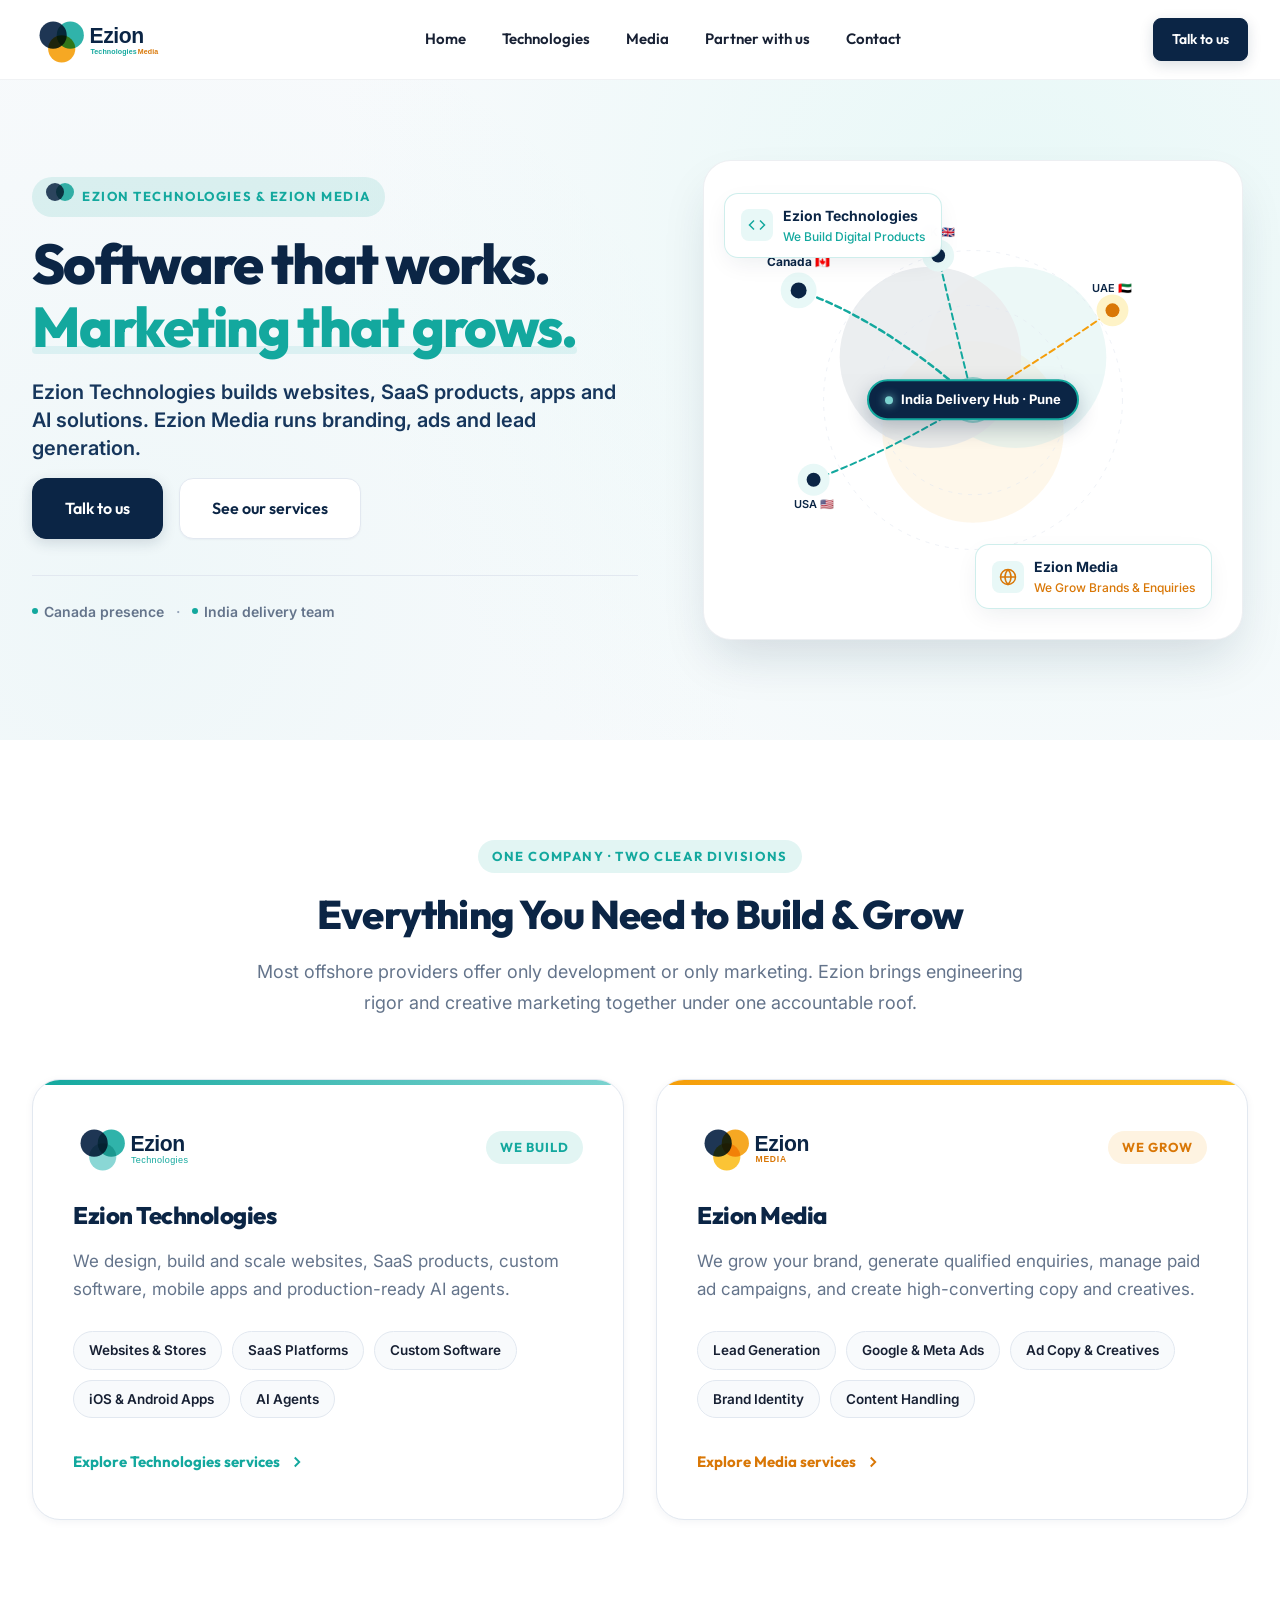
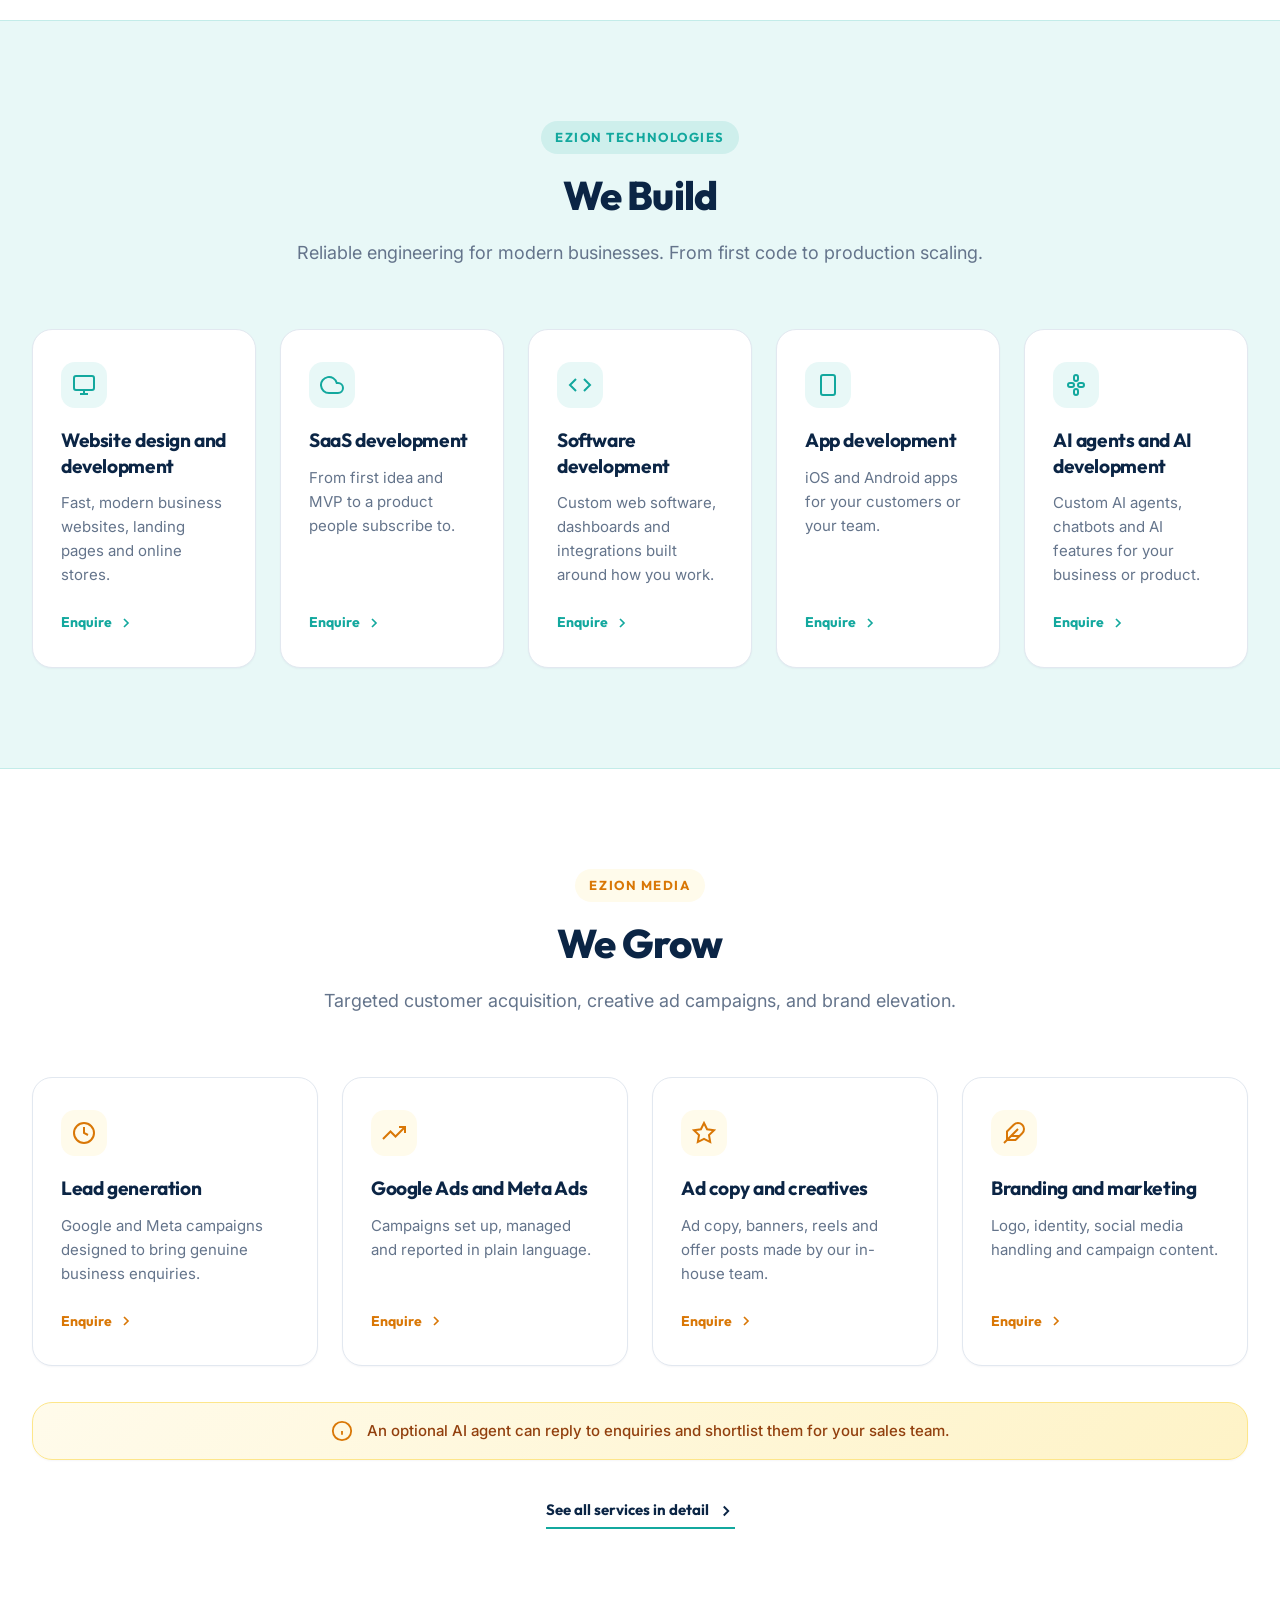
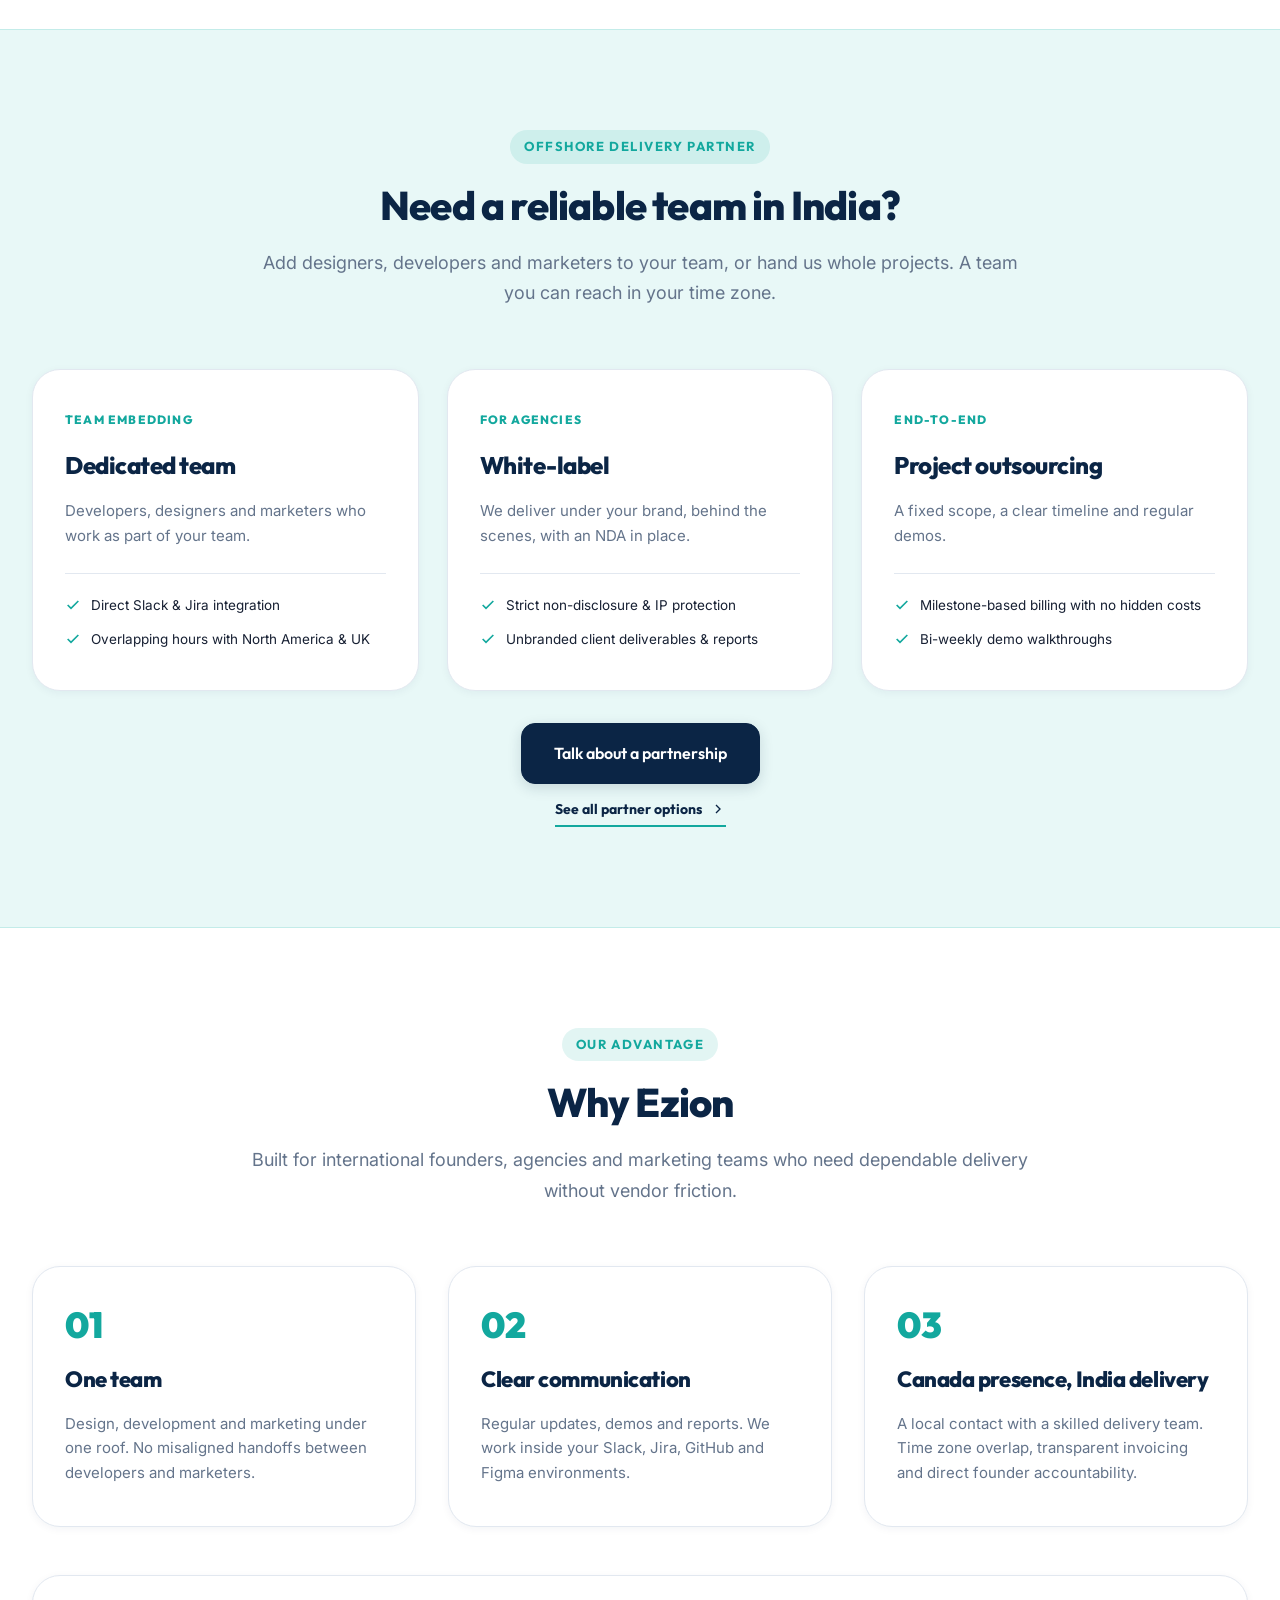
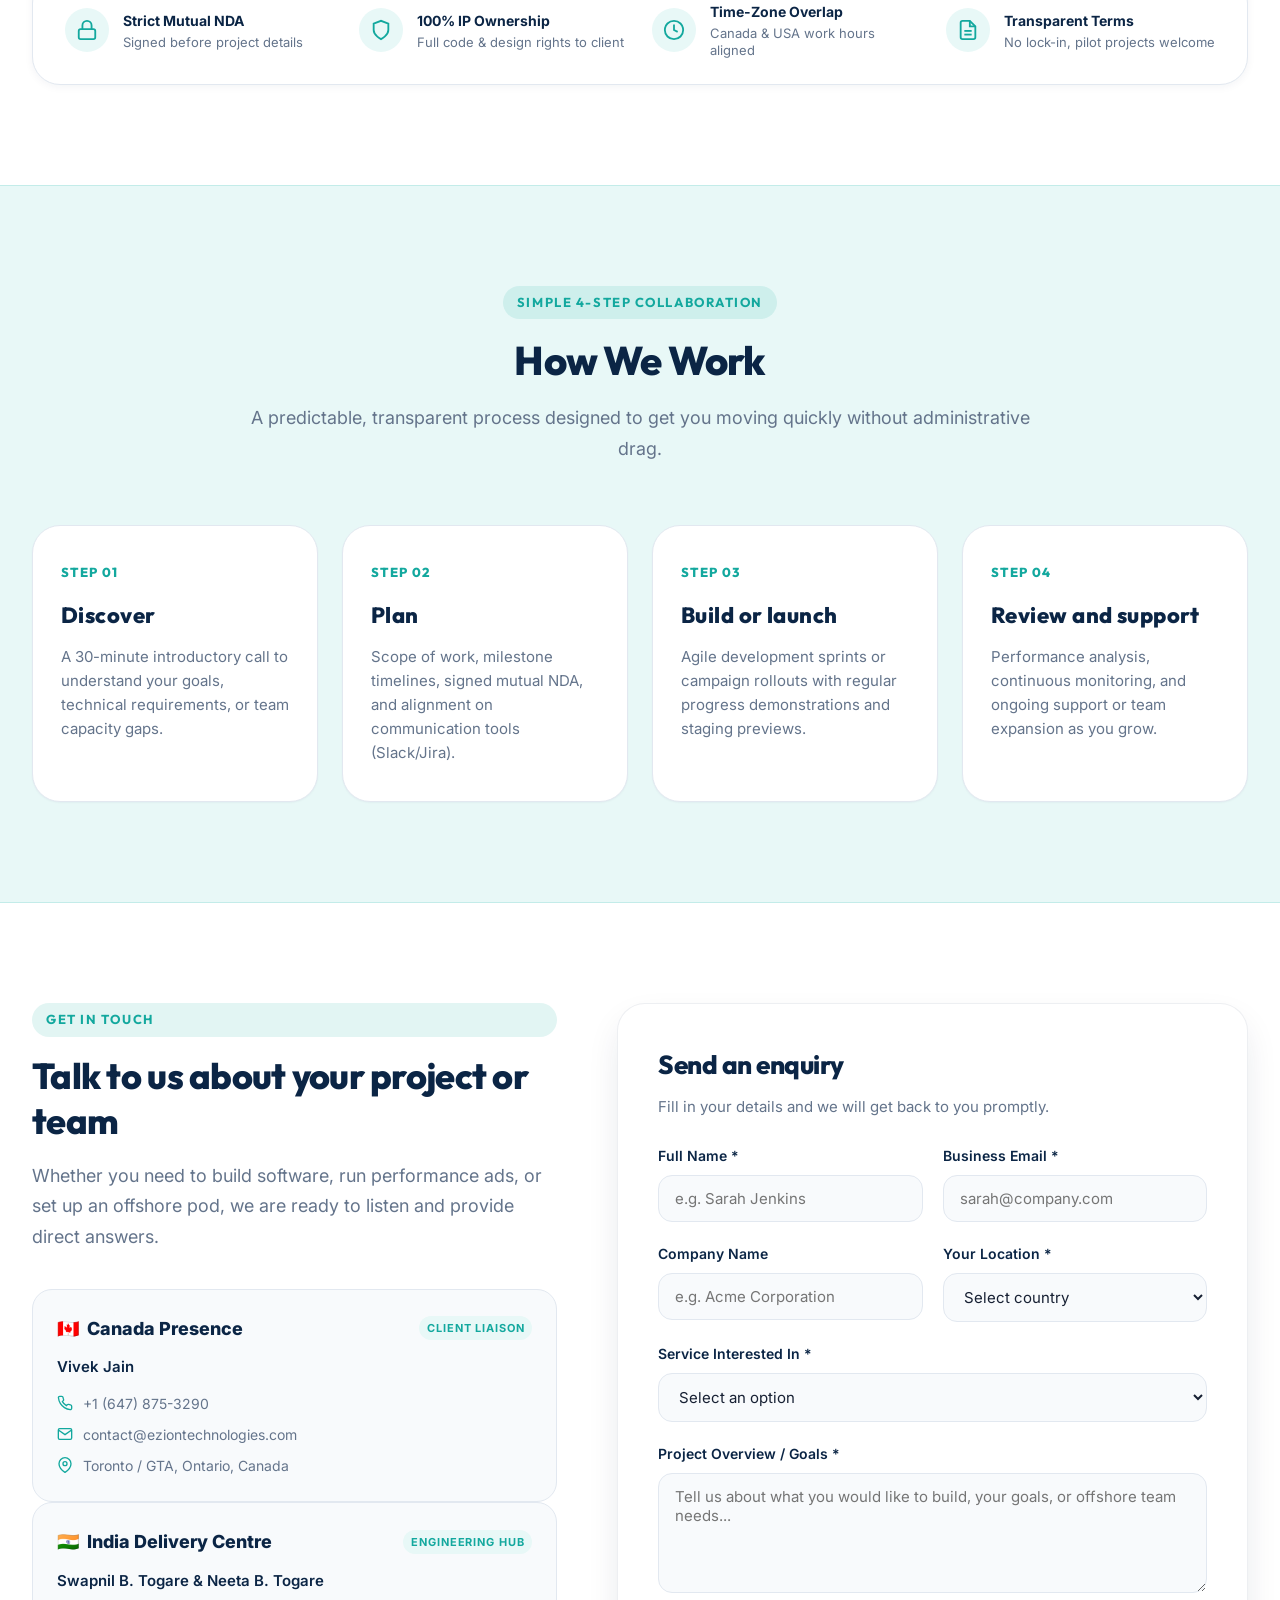
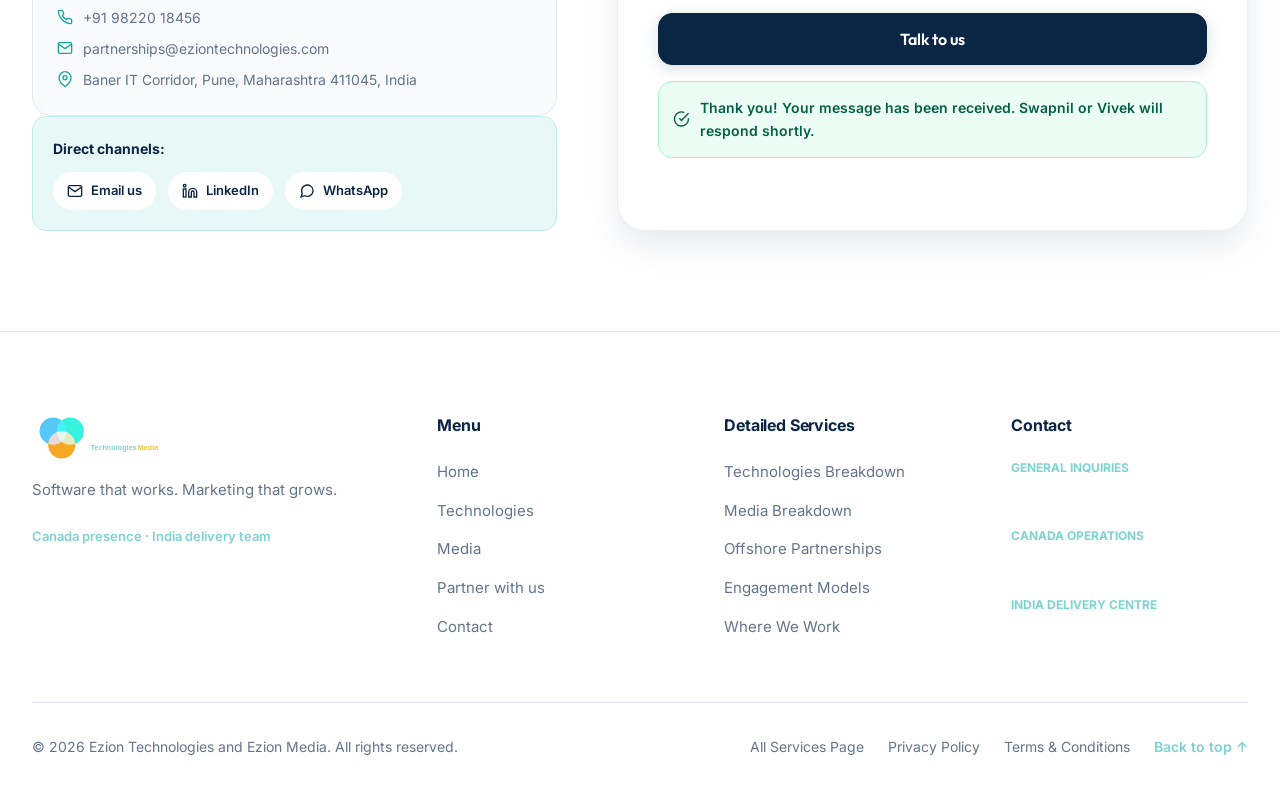
<file: index.html>
<!DOCTYPE html>
<html lang="en">
<head>
  <meta charset="UTF-8">
  <meta name="viewport" content="width=device-width, initial-scale=1.0">
  <title>Ezion Technologies & Media | Software That Works. Marketing That Grows.</title>
  <meta name="description" content="Ezion Technologies builds websites, SaaS, apps and AI solutions. Ezion Media drives lead generation, ads, and branding. Canada presence with India delivery.">
  <meta name="keywords" content="Ezion Technologies, Ezion Media, offshore software development, digital marketing, AI agents, SaaS development, app development, India delivery team, Canada presence">
  <meta name="theme-color" content="#0B2545">

  <!-- Open Graph -->
  <meta property="og:title" content="Ezion Technologies & Media | Software That Works. Marketing That Grows.">
  <meta property="og:description" content="Ezion Technologies builds websites, SaaS, apps and AI solutions. Ezion Media runs branding, ads and lead generation.">
  <meta property="og:type" content="website">

  <!-- Favicon -->
  <link rel="icon" type="image/svg+xml" href="assets/favicon.svg">

  <!-- Google Fonts: Outfit (Display & Headings) + Inter (Body & UI) -->
  <link rel="preconnect" href="https://fonts.googleapis.com">
  <link rel="preconnect" href="https://fonts.gstatic.com" crossorigin>
  <link href="https://fonts.googleapis.com/css2?family=Inter:ital,opsz,wght@0,14..32,300;0,14..32,400;0,14..32,500;0,14..32,600;0,14..32,700;1,14..32,400&family=Outfit:wght@400;500;600;700;800;900&display=swap" rel="stylesheet">

  <!-- Main Stylesheet -->
  <link rel="stylesheet" href="css/style.css">
</head>
<body>

  <!-- ==========================================================================
       HEADER: 5 MENU ITEMS ONLY + GET A QUOTE BUTTON
       ========================================================================== -->
  <header class="site-header" id="top">
    <div class="container header-inner">
      <a href="#top" class="logo-wrapper" aria-label="Ezion Technologies & Media">
        <img src="assets/logo-ezion.svg" alt="Ezion Technologies & Media" class="logo-img" width="180" height="52">
      </a>

      <!-- Desktop Navigation Menu (5 items only) -->
      <nav class="nav-menu" aria-label="Primary Navigation">
        <a href="#top" class="nav-link active">Home</a>
        <a href="#technologies" class="nav-link">Technologies</a>
        <a href="#media" class="nav-link">Media</a>
        <a href="#partner" class="nav-link">Partner with us</a>
        <a href="#contact" class="nav-link">Contact</a>
      </nav>

      <!-- Header CTA & Mobile Hamburger -->
      <div class="header-cta-group">
        <a href="#contact" class="btn btn-primary btn-sm">Talk to us</a>
        <button class="mobile-nav-toggle" aria-label="Open mobile navigation" aria-expanded="false">
          <svg viewBox="0 0 24 24" fill="none" stroke="currentColor" stroke-width="2" stroke-linecap="round" stroke-linejoin="round">
            <line x1="3" y1="12" x2="21" y2="12"></line>
            <line x1="3" y1="6" x2="21" y2="6"></line>
            <line x1="3" y1="18" x2="21" y2="18"></line>
          </svg>
        </button>
      </div>
    </div>

    <!-- Mobile Navigation Drawer -->
    <div class="mobile-menu-drawer">
      <a href="#top" class="nav-link">Home</a>
      <a href="#technologies" class="nav-link">Technologies</a>
      <a href="#media" class="nav-link">Media</a>
      <a href="#partner" class="nav-link">Partner with us</a>
      <a href="#contact" class="nav-link">Contact</a>
      <a href="services.html" class="nav-link" style="color: var(--primary-teal);">Detailed Services Page →</a>
      <a href="#contact" class="btn btn-primary" style="width: 100%; margin-top: 12px;">Talk to us</a>
    </div>
  </header>

  <main>
    <!-- ==========================================================================
         SECTION 1: HERO
         ========================================================================== -->
    <section class="hero-section" id="hero">
      <div class="container hero-grid">
        <div class="hero-content">
          <div class="eyebrow">
            <span class="motif-circles"></span>
            EZION TECHNOLOGIES &amp; EZION MEDIA
          </div>

          <h1 class="hero-headline">
            Software that works. <br>
            <span class="text-teal">Marketing that grows.</span>
          </h1>

          <p class="hero-supporting">
            Ezion Technologies builds websites, SaaS products, apps and AI solutions. Ezion Media runs branding, ads and lead generation.
          </p>

          <div class="hero-cta-group">
            <a href="#contact" class="btn btn-primary btn-lg">Talk to us</a>
            <a href="#divisions" class="btn btn-secondary btn-lg">See our services</a>
          </div>

          <!-- Small line under buttons -->
          <div class="hero-trust-statement">
            <span class="hero-trust-badge">
              <span class="trust-dot"></span> Canada presence
            </span>
            <span style="color: var(--text-muted);">·</span>
            <span class="hero-trust-badge">
              <span class="trust-dot"></span> India delivery team
            </span>
          </div>
        </div>

        <!-- Hero Right Column: Clean Interactive Hub & Capabilities Display -->
        <div class="hero-visual-wrapper">
          <div class="network-artboard">
            <svg class="artboard-motif" viewBox="0 0 300 300" fill="none">
              <circle cx="110" cy="110" r="85" fill="#0B2545" />
              <circle cx="190" cy="110" r="85" fill="#13A89E" />
              <circle cx="150" cy="180" r="85" fill="#F59E0B" />
            </svg>

            <!-- Network Vector: Canada to India Delivery Connection -->
            <svg class="network-svg" viewBox="0 0 540 460" fill="none">
              <!-- Latitude/Longitude Guides -->
              <circle cx="270" cy="230" r="150" stroke="#E2E8F0" stroke-width="1" stroke-dasharray="4 6" opacity="0.6" />
              <circle cx="270" cy="230" r="95" stroke="#E2E8F0" stroke-width="1" stroke-dasharray="4 6" opacity="0.6" />

              <!-- Active connection lines -->
              <path class="connection-line" d="M 95 120 Q 180 150 270 230" stroke="#13A89E" stroke-width="2.5" stroke-linecap="round" />
              <path class="connection-line" d="M 110 310 Q 190 280 270 230" stroke="#13A89E" stroke-width="2" stroke-linecap="round" />
              <path class="connection-line" d="M 235 85 Q 250 150 270 230" stroke="#13A89E" stroke-width="2" stroke-linecap="round" />
              <path class="connection-line" d="M 410 140 Q 345 185 270 230" stroke="#F59E0B" stroke-width="2" stroke-linecap="round" />

              <!-- Node: Canada (Client Liaison & Advisory) -->
              <g class="interactive-node" data-city="Canada" data-info="Local client advisory, time zone alignment, and contract liaison in Toronto.">
                <circle cx="95" cy="120" r="18" fill="#E8F8F7" />
                <circle cx="95" cy="120" r="8" fill="#0B2545" class="node-circle" />
                <text x="95" y="96" text-anchor="middle" font-size="12" font-weight="700" fill="#0B2545">Canada 🇨🇦</text>
              </g>

              <!-- Node: USA -->
              <g class="interactive-node" data-city="USA" data-info="SaaS development, mobile applications & performance marketing clients.">
                <circle cx="110" cy="310" r="16" fill="#E8F8F7" />
                <circle cx="110" cy="310" r="7" fill="#0B2545" class="node-circle" />
                <text x="110" y="338" text-anchor="middle" font-size="11" font-weight="600" fill="#0B2545">USA 🇺🇸</text>
              </g>

              <!-- Node: UK -->
              <g class="interactive-node" data-city="UK" data-info="White-label agency development and full-funnel digital marketing.">
                <circle cx="235" cy="85" r="16" fill="#E8F8F7" />
                <circle cx="235" cy="85" r="7" fill="#0B2545" class="node-circle" />
                <text x="235" y="65" text-anchor="middle" font-size="11" font-weight="600" fill="#0B2545">UK 🇬🇧</text>
              </g>

              <!-- Node: UAE -->
              <g class="interactive-node" data-city="UAE" data-info="High-growth ecommerce, custom portals & AI automation.">
                <circle cx="410" cy="140" r="16" fill="#FEF3C7" />
                <circle cx="410" cy="140" r="7" fill="#D97706" class="node-circle" />
                <text x="410" y="122" text-anchor="middle" font-size="11" font-weight="600" fill="#0B2545">UAE 🇦🇪</text>
              </g>

              <!-- Center Hub: India Delivery Team -->
              <g class="interactive-node" data-city="India" data-info="Dedicated engineers, product designers, and performance marketers in Pune.">
                <circle cx="270" cy="230" r="16" fill="#13A89E" opacity="0.3" class="node-pulse" />
                <circle cx="270" cy="230" r="22" stroke="#13A89E" stroke-width="2" fill="none" opacity="0.4" />
                <circle cx="270" cy="230" r="12" fill="#0B2545" stroke="#FFFFFF" stroke-width="2" />
              </g>
            </svg>

            <div class="central-hub-tag">
              <span class="pulse-dot"></span>
              India Delivery Hub · Pune
            </div>

            <!-- Authentic Trust Badges on the Hero Graphic -->
            <div class="floating-card card-branding">
              <div class="floating-icon" style="color: var(--primary-teal);">
                <svg viewBox="0 0 24 24" fill="none" stroke="currentColor" stroke-width="2"><polyline points="16 18 22 12 16 6"></polyline><polyline points="8 6 2 12 8 18"></polyline></svg>
              </div>
              <div>
                <div style="font-weight: 700; color: var(--primary-navy);">Ezion Technologies</div>
                <div class="floating-meta" style="color: var(--primary-teal);">We Build Digital Products</div>
              </div>
            </div>

            <div class="floating-card card-marketing">
              <div class="floating-icon" style="color: var(--accent-amber-hover);">
                <svg viewBox="0 0 24 24" fill="none" stroke="currentColor" stroke-width="2"><circle cx="12" cy="12" r="10"></circle><path d="M12 2a14.5 14.5 0 0 0 0 20 14.5 14.5 0 0 0 0-20"></path><path d="M2 12h20"></path></svg>
              </div>
              <div>
                <div style="font-weight: 700; color: var(--primary-navy);">Ezion Media</div>
                <div class="floating-meta" style="color: var(--accent-amber-hover);">We Grow Brands &amp; Enquiries</div>
              </div>
            </div>
          </div>
        </div>
      </div>
    </section>

    <!-- ==========================================================================
         SECTION 2: TWO DIVISION CARDS (TECHNOLOGIES & MEDIA)
         ========================================================================== -->
    <section class="section section-white" id="divisions">
      <div class="container">
        <div class="section-header">
          <div class="eyebrow">ONE COMPANY · TWO CLEAR DIVISIONS</div>
          <h2 class="section-title">Everything You Need to Build &amp; Grow</h2>
          <p class="section-subtitle">
            Most offshore providers offer only development or only marketing. Ezion brings engineering rigor and creative marketing together under one accountable roof.
          </p>
        </div>

        <div class="division-cards-grid">
          <!-- Division Card 1: Technologies -->
          <div class="division-card tech">
            <div class="division-card-header">
              <div class="division-logo-box">
                <img src="assets/logo.svg" alt="Ezion Technologies" width="160" height="48">
              </div>
              <span class="division-tag tech">WE BUILD</span>
            </div>

            <h3 class="division-motto">Ezion Technologies</h3>
            <p class="division-desc">
              We design, build and scale websites, SaaS products, custom software, mobile apps and production-ready AI agents.
            </p>

            <div class="division-services-preview">
              <span class="service-pill-tag">Websites &amp; Stores</span>
              <span class="service-pill-tag">SaaS Platforms</span>
              <span class="service-pill-tag">Custom Software</span>
              <span class="service-pill-tag">iOS &amp; Android Apps</span>
              <span class="service-pill-tag">AI Agents</span>
            </div>

            <a href="#technologies" class="division-cta-link">
              Explore Technologies services
              <svg viewBox="0 0 24 24" width="18" height="18" fill="none" stroke="currentColor" stroke-width="2.5"><polyline points="9 18 15 12 9 6"></polyline></svg>
            </a>
          </div>

          <!-- Division Card 2: Media -->
          <div class="division-card media">
            <div class="division-card-header">
              <div class="division-logo-box">
                <img src="assets/logo-media.svg" alt="Ezion Media" width="140" height="48">
              </div>
              <span class="division-tag media">WE GROW</span>
            </div>

            <h3 class="division-motto">Ezion Media</h3>
            <p class="division-desc">
              We grow your brand, generate qualified enquiries, manage paid ad campaigns, and create high-converting copy and creatives.
            </p>

            <div class="division-services-preview">
              <span class="service-pill-tag">Lead Generation</span>
              <span class="service-pill-tag">Google &amp; Meta Ads</span>
              <span class="service-pill-tag">Ad Copy &amp; Creatives</span>
              <span class="service-pill-tag">Brand Identity</span>
              <span class="service-pill-tag">Content Handling</span>
            </div>

            <a href="#media" class="division-cta-link">
              Explore Media services
              <svg viewBox="0 0 24 24" width="18" height="18" fill="none" stroke="currentColor" stroke-width="2.5"><polyline points="9 18 15 12 9 6"></polyline></svg>
            </a>
          </div>
        </div>
      </div>
    </section>

    <!-- ==========================================================================
         SECTION 3: TECHNOLOGIES SERVICES (5 CARDS)
         ========================================================================== -->
    <section class="section section-soft-teal" id="technologies">
      <div class="container">
        <div class="section-header">
          <div class="eyebrow">EZION TECHNOLOGIES</div>
          <h2 class="section-title">We Build</h2>
          <p class="section-subtitle">
            Reliable engineering for modern businesses. From first code to production scaling.
          </p>
        </div>

        <div class="services-simple-grid grid-5">
          <!-- Card 1 -->
          <div class="service-simple-card tech">
            <div class="service-card-icon-wrap">
              <svg viewBox="0 0 24 24" width="24" height="24" fill="none" stroke="currentColor" stroke-width="2"><rect x="2" y="3" width="20" height="14" rx="2" ry="2"></rect><line x1="8" y1="21" x2="16" y2="21"></line><line x1="12" y1="17" x2="12" y2="21"></line></svg>
            </div>
            <h3 class="service-simple-title">Website design and development</h3>
            <p class="service-simple-copy">
              Fast, modern business websites, landing pages and online stores.
            </p>
            <a href="#contact" class="service-enquire-link" data-service="Website">
              Enquire
              <svg viewBox="0 0 24 24" width="16" height="16" fill="none" stroke="currentColor" stroke-width="2.5"><polyline points="9 18 15 12 9 6"></polyline></svg>
            </a>
          </div>

          <!-- Card 2 -->
          <div class="service-simple-card tech">
            <div class="service-card-icon-wrap">
              <svg viewBox="0 0 24 24" width="24" height="24" fill="none" stroke="currentColor" stroke-width="2"><path d="M18 10h-1.26A8 8 0 1 0 9 20h9a5 5 0 0 0 0-10z"></path></svg>
            </div>
            <h3 class="service-simple-title">SaaS development</h3>
            <p class="service-simple-copy">
              From first idea and MVP to a product people subscribe to.
            </p>
            <a href="#contact" class="service-enquire-link" data-service="SaaS or software">
              Enquire
              <svg viewBox="0 0 24 24" width="16" height="16" fill="none" stroke="currentColor" stroke-width="2.5"><polyline points="9 18 15 12 9 6"></polyline></svg>
            </a>
          </div>

          <!-- Card 3 -->
          <div class="service-simple-card tech">
            <div class="service-card-icon-wrap">
              <svg viewBox="0 0 24 24" width="24" height="24" fill="none" stroke="currentColor" stroke-width="2"><polyline points="16 18 22 12 16 6"></polyline><polyline points="8 6 2 12 8 18"></polyline></svg>
            </div>
            <h3 class="service-simple-title">Software development</h3>
            <p class="service-simple-copy">
              Custom web software, dashboards and integrations built around how you work.
            </p>
            <a href="#contact" class="service-enquire-link" data-service="SaaS or software">
              Enquire
              <svg viewBox="0 0 24 24" width="16" height="16" fill="none" stroke="currentColor" stroke-width="2.5"><polyline points="9 18 15 12 9 6"></polyline></svg>
            </a>
          </div>

          <!-- Card 4 -->
          <div class="service-simple-card tech">
            <div class="service-card-icon-wrap">
              <svg viewBox="0 0 24 24" width="24" height="24" fill="none" stroke="currentColor" stroke-width="2"><rect x="5" y="2" width="14" height="20" rx="2" ry="2"></rect><line x1="12" y1="18" x2="12.01" y2="18"></line></svg>
            </div>
            <h3 class="service-simple-title">App development</h3>
            <p class="service-simple-copy">
              iOS and Android apps for your customers or your team.
            </p>
            <a href="#contact" class="service-enquire-link" data-service="Mobile app">
              Enquire
              <svg viewBox="0 0 24 24" width="16" height="16" fill="none" stroke="currentColor" stroke-width="2.5"><polyline points="9 18 15 12 9 6"></polyline></svg>
            </a>
          </div>

          <!-- Card 5 -->
          <div class="service-simple-card tech">
            <div class="service-card-icon-wrap">
              <svg viewBox="0 0 24 24" width="24" height="24" fill="none" stroke="currentColor" stroke-width="2"><path d="M12 2a2 2 0 0 1 2 2v2a2 2 0 0 1-2 2 2 2 0 0 1-2-2V4a2 2 0 0 1 2-2z"></path><path d="M4 12a2 2 0 0 1 2-2h2a2 2 0 0 1 2 2 2 2 0 0 1-2 2H6a2 2 0 0 1-2-2z"></path><path d="M14 12a2 2 0 0 1 2-2h2a2 2 0 0 1 2 2 2 2 0 0 1-2 2h-2a2 2 0 0 1-2-2z"></path><path d="M12 16a2 2 0 0 1 2 2v2a2 2 0 0 1-2 2 2 2 0 0 1-2-2v-2a2 2 0 0 1 2-2z"></path></svg>
            </div>
            <h3 class="service-simple-title">AI agents and AI development</h3>
            <p class="service-simple-copy">
              Custom AI agents, chatbots and AI features for your business or product.
            </p>
            <a href="#contact" class="service-enquire-link" data-service="AI agents and AI development">
              Enquire
              <svg viewBox="0 0 24 24" width="16" height="16" fill="none" stroke="currentColor" stroke-width="2.5"><polyline points="9 18 15 12 9 6"></polyline></svg>
            </a>
          </div>
        </div>
      </div>
    </section>

    <!-- ==========================================================================
         SECTION 4: MEDIA SERVICES (4 CARDS)
         ========================================================================== -->
    <section class="section section-white" id="media">
      <div class="container">
        <div class="section-header">
          <div class="eyebrow" style="background-color: var(--soft-amber-bg); color: var(--accent-amber-hover);">EZION MEDIA</div>
          <h2 class="section-title">We Grow</h2>
          <p class="section-subtitle">
            Targeted customer acquisition, creative ad campaigns, and brand elevation.
          </p>
        </div>

        <div class="services-simple-grid grid-4">
          <!-- Card 1 -->
          <div class="service-simple-card media">
            <div class="service-card-icon-wrap">
              <svg viewBox="0 0 24 24" width="24" height="24" fill="none" stroke="currentColor" stroke-width="2"><circle cx="12" cy="12" r="10"></circle><polyline points="12 6 12 12 16 14"></polyline></svg>
            </div>
            <h3 class="service-simple-title">Lead generation</h3>
            <p class="service-simple-copy">
              Google and Meta campaigns designed to bring genuine business enquiries.
            </p>
            <a href="#contact" class="service-enquire-link" data-service="Lead generation and ads">
              Enquire
              <svg viewBox="0 0 24 24" width="16" height="16" fill="none" stroke="currentColor" stroke-width="2.5"><polyline points="9 18 15 12 9 6"></polyline></svg>
            </a>
          </div>

          <!-- Card 2 -->
          <div class="service-simple-card media">
            <div class="service-card-icon-wrap">
              <svg viewBox="0 0 24 24" width="24" height="24" fill="none" stroke="currentColor" stroke-width="2"><path d="M23 6l-9.5 9.5-5-5L1 18"></path><polyline points="17 6 23 6 23 12"></polyline></svg>
            </div>
            <h3 class="service-simple-title">Google Ads and Meta Ads</h3>
            <p class="service-simple-copy">
              Campaigns set up, managed and reported in plain language.
            </p>
            <a href="#contact" class="service-enquire-link" data-service="Lead generation and ads">
              Enquire
              <svg viewBox="0 0 24 24" width="16" height="16" fill="none" stroke="currentColor" stroke-width="2.5"><polyline points="9 18 15 12 9 6"></polyline></svg>
            </a>
          </div>

          <!-- Card 3 -->
          <div class="service-simple-card media">
            <div class="service-card-icon-wrap">
              <svg viewBox="0 0 24 24" width="24" height="24" fill="none" stroke="currentColor" stroke-width="2"><polygon points="12 2 15.09 8.26 22 9.27 17 14.14 18.18 21.02 12 17.77 5.82 21.02 7 14.14 2 9.27 8.91 8.26 12 2"></polygon></svg>
            </div>
            <h3 class="service-simple-title">Ad copy and creatives</h3>
            <p class="service-simple-copy">
              Ad copy, banners, reels and offer posts made by our in-house team.
            </p>
            <a href="#contact" class="service-enquire-link" data-service="Branding and content">
              Enquire
              <svg viewBox="0 0 24 24" width="16" height="16" fill="none" stroke="currentColor" stroke-width="2.5"><polyline points="9 18 15 12 9 6"></polyline></svg>
            </a>
          </div>

          <!-- Card 4 -->
          <div class="service-simple-card media">
            <div class="service-card-icon-wrap">
              <svg viewBox="0 0 24 24" width="24" height="24" fill="none" stroke="currentColor" stroke-width="2"><path d="M20.24 12.24a6 6 0 0 0-8.49-8.49L5 10.5V19h8.5z"></path><line x1="16" y1="8" x2="2" y2="22"></line><line x1="17.5" y1="15" x2="9" y2="15"></line></svg>
            </div>
            <h3 class="service-simple-title">Branding and marketing</h3>
            <p class="service-simple-copy">
              Logo, identity, social media handling and campaign content.
            </p>
            <a href="#contact" class="service-enquire-link" data-service="Branding and content">
              Enquire
              <svg viewBox="0 0 24 24" width="16" height="16" fill="none" stroke="currentColor" stroke-width="2.5"><polyline points="9 18 15 12 9 6"></polyline></svg>
            </a>
          </div>
        </div>

        <!-- Optional single line below the cards -->
        <div class="ai-note-banner">
          <svg class="ai-note-icon" viewBox="0 0 24 24" fill="none" stroke="currentColor" stroke-width="2"><circle cx="12" cy="12" r="10"></circle><line x1="12" y1="16" x2="12" y2="12"></line><line x1="12" y1="8" x2="12.01" y2="8"></line></svg>
          <span>An optional AI agent can reply to enquiries and shortlist them for your sales team.</span>
        </div>

        <!-- Link to detailed services page -->
        <div class="services-footer-action">
          <a href="services.html" class="link-see-all">
            See all services in detail
            <svg viewBox="0 0 24 24" width="18" height="18" fill="none" stroke="currentColor" stroke-width="2.5"><polyline points="9 18 15 12 9 6"></polyline></svg>
          </a>
        </div>
      </div>
    </section>

    <!-- ==========================================================================
         SECTION 5: PARTNER WITH US (OFFSHORE TEAM - 3 TILES)
         ========================================================================== -->
    <section class="section section-soft-teal" id="partner">
      <div class="container">
        <div class="section-header">
          <div class="eyebrow">OFFSHORE DELIVERY PARTNER</div>
          <h2 class="section-title">Need a reliable team in India?</h2>
          <p class="section-subtitle">
            Add designers, developers and marketers to your team, or hand us whole projects. A team you can reach in your time zone.
          </p>
        </div>

        <div class="partner-tiles-grid">
          <!-- Tile 1 -->
          <div class="partner-tile">
            <span class="partner-tile-badge">TEAM EMBEDDING</span>
            <h3 class="partner-tile-title">Dedicated team</h3>
            <p class="partner-tile-desc">
              Developers, designers and marketers who work as part of your team.
            </p>
            <div class="partner-tile-features">
              <div class="partner-tile-feature-item">
                <svg viewBox="0 0 24 24" width="16" height="16" fill="none" stroke="currentColor" stroke-width="2.5"><polyline points="20 6 9 17 4 12"></polyline></svg>
                <span>Direct Slack &amp; Jira integration</span>
              </div>
              <div class="partner-tile-feature-item">
                <svg viewBox="0 0 24 24" width="16" height="16" fill="none" stroke="currentColor" stroke-width="2.5"><polyline points="20 6 9 17 4 12"></polyline></svg>
                <span>Overlapping hours with North America &amp; UK</span>
              </div>
            </div>
          </div>

          <!-- Tile 2 -->
          <div class="partner-tile">
            <span class="partner-tile-badge">FOR AGENCIES</span>
            <h3 class="partner-tile-title">White-label</h3>
            <p class="partner-tile-desc">
              We deliver under your brand, behind the scenes, with an NDA in place.
            </p>
            <div class="partner-tile-features">
              <div class="partner-tile-feature-item">
                <svg viewBox="0 0 24 24" width="16" height="16" fill="none" stroke="currentColor" stroke-width="2.5"><polyline points="20 6 9 17 4 12"></polyline></svg>
                <span>Strict non-disclosure &amp; IP protection</span>
              </div>
              <div class="partner-tile-feature-item">
                <svg viewBox="0 0 24 24" width="16" height="16" fill="none" stroke="currentColor" stroke-width="2.5"><polyline points="20 6 9 17 4 12"></polyline></svg>
                <span>Unbranded client deliverables &amp; reports</span>
              </div>
            </div>
          </div>

          <!-- Tile 3 -->
          <div class="partner-tile">
            <span class="partner-tile-badge">END-TO-END</span>
            <h3 class="partner-tile-title">Project outsourcing</h3>
            <p class="partner-tile-desc">
              A fixed scope, a clear timeline and regular demos.
            </p>
            <div class="partner-tile-features">
              <div class="partner-tile-feature-item">
                <svg viewBox="0 0 24 24" width="16" height="16" fill="none" stroke="currentColor" stroke-width="2.5"><polyline points="20 6 9 17 4 12"></polyline></svg>
                <span>Milestone-based billing with no hidden costs</span>
              </div>
              <div class="partner-tile-feature-item">
                <svg viewBox="0 0 24 24" width="16" height="16" fill="none" stroke="currentColor" stroke-width="2.5"><polyline points="20 6 9 17 4 12"></polyline></svg>
                <span>Bi-weekly demo walkthroughs</span>
              </div>
            </div>
          </div>
        </div>

        <div class="partner-actions-box">
          <a href="#contact" class="btn btn-primary btn-lg">Talk about a partnership</a>
          <a href="services.html#partner" class="link-see-all" style="font-size: 0.875rem;">
            See all partner options
            <svg viewBox="0 0 24 24" width="16" height="16" fill="none" stroke="currentColor" stroke-width="2"><polyline points="9 18 15 12 9 6"></polyline></svg>
          </a>
        </div>
      </div>
    </section>

    <!-- ==========================================================================
         SECTION 6: WHY EZION (3 POINTS ONLY + TRUST SIGNALS)
         ========================================================================== -->
    <section class="section section-white" id="why-ezion">
      <div class="container">
        <div class="section-header">
          <div class="eyebrow">OUR ADVANTAGE</div>
          <h2 class="section-title">Why Ezion</h2>
          <p class="section-subtitle">
            Built for international founders, agencies and marketing teams who need dependable delivery without vendor friction.
          </p>
        </div>

        <div class="why-ezion-grid">
          <!-- Point 1 -->
          <div class="why-ezion-card">
            <div class="why-ezion-num">01</div>
            <h3 class="why-ezion-title">One team</h3>
            <p class="why-ezion-body">
              Design, development and marketing under one roof. No misaligned handoffs between developers and marketers.
            </p>
          </div>

          <!-- Point 2 -->
          <div class="why-ezion-card">
            <div class="why-ezion-num">02</div>
            <h3 class="why-ezion-title">Clear communication</h3>
            <p class="why-ezion-body">
              Regular updates, demos and reports. We work inside your Slack, Jira, GitHub and Figma environments.
            </p>
          </div>

          <!-- Point 3 -->
          <div class="why-ezion-card">
            <div class="why-ezion-num">03</div>
            <h3 class="why-ezion-title">Canada presence, India delivery</h3>
            <p class="why-ezion-body">
              A local contact with a skilled delivery team. Time zone overlap, transparent invoicing and direct founder accountability.
            </p>
          </div>
        </div>

        <!-- Trust Signals Strip -->
        <div class="trust-signals-bar">
          <div class="trust-signal-item">
            <div class="trust-signal-icon">
              <svg viewBox="0 0 24 24" width="22" height="22" fill="none" stroke="currentColor" stroke-width="2"><rect x="3" y="11" width="18" height="11" rx="2" ry="2"></rect><path d="M7 11V7a5 5 0 0 1 10 0v4"></path></svg>
            </div>
            <div class="trust-signal-text">
              <strong>Strict Mutual NDA</strong>
              <span>Signed before project details</span>
            </div>
          </div>

          <div class="trust-signal-item">
            <div class="trust-signal-icon">
              <svg viewBox="0 0 24 24" width="22" height="22" fill="none" stroke="currentColor" stroke-width="2"><path d="M12 22s8-4 8-10V5l-8-3-8 3v7c0 6 8 10 8 10z"></path></svg>
            </div>
            <div class="trust-signal-text">
              <strong>100% IP Ownership</strong>
              <span>Full code &amp; design rights to client</span>
            </div>
          </div>

          <div class="trust-signal-item">
            <div class="trust-signal-icon">
              <svg viewBox="0 0 24 24" width="22" height="22" fill="none" stroke="currentColor" stroke-width="2"><circle cx="12" cy="12" r="10"></circle><polyline points="12 6 12 12 16 14"></polyline></svg>
            </div>
            <div class="trust-signal-text">
              <strong>Time-Zone Overlap</strong>
              <span>Canada &amp; USA work hours aligned</span>
            </div>
          </div>

          <div class="trust-signal-item">
            <div class="trust-signal-icon">
              <svg viewBox="0 0 24 24" width="22" height="22" fill="none" stroke="currentColor" stroke-width="2"><path d="M14 2H6a2 2 0 0 0-2 2v16a2 2 0 0 0 2 2h12a2 2 0 0 0 2-2V8z"></path><polyline points="14 2 14 8 20 8"></polyline><line x1="16" y1="13" x2="8" y2="13"></line><line x1="16" y1="17" x2="8" y2="17"></line></svg>
            </div>
            <div class="trust-signal-text">
              <strong>Transparent Terms</strong>
              <span>No lock-in, pilot projects welcome</span>
            </div>
          </div>
        </div>
      </div>
    </section>

    <!-- ==========================================================================
         SECTION 7: HOW WE WORK (4 STEPS)
         ========================================================================== -->
    <section class="section section-soft-teal" id="process">
      <div class="container">
        <div class="section-header">
          <div class="eyebrow">SIMPLE 4-STEP COLLABORATION</div>
          <h2 class="section-title">How We Work</h2>
          <p class="section-subtitle">
            A predictable, transparent process designed to get you moving quickly without administrative drag.
          </p>
        </div>

        <div class="process-steps-grid">
          <!-- Step 1 -->
          <div class="process-step-card">
            <div class="step-indicator">
              <span>Step 01</span>
            </div>
            <h3 class="step-title">Discover</h3>
            <p class="step-description">
              A 30-minute introductory call to understand your goals, technical requirements, or team capacity gaps.
            </p>
          </div>

          <!-- Step 2 -->
          <div class="process-step-card">
            <div class="step-indicator">
              <span>Step 02</span>
            </div>
            <h3 class="step-title">Plan</h3>
            <p class="step-description">
              Scope of work, milestone timelines, signed mutual NDA, and alignment on communication tools (Slack/Jira).
            </p>
          </div>

          <!-- Step 3 -->
          <div class="process-step-card">
            <div class="step-indicator">
              <span>Step 03</span>
            </div>
            <h3 class="step-title">Build or launch</h3>
            <p class="step-description">
              Agile development sprints or campaign rollouts with regular progress demonstrations and staging previews.
            </p>
          </div>

          <!-- Step 4 -->
          <div class="process-step-card">
            <div class="step-indicator">
              <span>Step 04</span>
            </div>
            <h3 class="step-title">Review and support</h3>
            <p class="step-description">
              Performance analysis, continuous monitoring, and ongoing support or team expansion as you grow.
            </p>
          </div>
        </div>
      </div>
    </section>

    <!-- ==========================================================================
         SECTION 8: CONTACT WITH ONE FORM (7 SERVICE OPTIONS)
         ========================================================================== -->
    <section class="section section-white" id="contact">
      <div class="container">
        <div class="contact-grid">
          <!-- Operations & Founders Credibility -->
          <div class="contact-info-col">
            <div class="eyebrow">GET IN TOUCH</div>
            <h2 class="section-title text-left" style="font-size: 2.25rem;">
              Talk to us about your project or team
            </h2>
            <p class="contact-lead-text">
              Whether you need to build software, run performance ads, or set up an offshore pod, we are ready to listen and provide direct answers.
            </p>

            <div class="operations-cards-container">
              <!-- Canada Operations Card -->
              <div class="op-card">
                <div class="op-card-header">
                  <div class="op-title">
                    <span>🇨🇦</span> Canada Presence
                  </div>
                  <span class="op-tag">Client Liaison</span>
                </div>
                <div class="op-people">
                  Vivek Jain
                </div>
                <ul class="op-details-list">
                  <li>
                    <svg viewBox="0 0 24 24" fill="none" stroke="currentColor" stroke-width="2"><path d="M22 16.92v3a2 2 0 0 1-2.18 2 19.79 19.79 0 0 1-8.63-3.07 19.5 19.5 0 0 1-6-6 19.79 19.79 0 0 1-3.07-8.67A2 2 0 0 1 4.11 2h3a2 2 0 0 1 2 1.72 12.84 12.84 0 0 0 .7 2.81 2 2 0 0 1-.45 2.11L8.09 9.91a16 16 0 0 0 6 6l1.27-1.27a2 2 0 0 1 2.11-.45 12.84 12.84 0 0 0 2.81.7A2 2 0 0 1 22 16.92z"></path></svg>
                    <span>+1 (647) 875-3290</span>
                  </li>
                  <li>
                    <svg viewBox="0 0 24 24" fill="none" stroke="currentColor" stroke-width="2"><path d="M4 4h16c1.1 0 2 .9 2 2v12c0 1.1-.9 2-2 2H4c-1.1 0-2-.9-2-2V6c0-1.1.9-2 2-2z"></path><polyline points="22,6 12,13 2,6"></polyline></svg>
                    <span>contact@eziontechnologies.com</span>
                  </li>
                  <li>
                    <svg viewBox="0 0 24 24" fill="none" stroke="currentColor" stroke-width="2"><path d="M21 10c0 7-9 13-9 13s-9-6-9-13a9 9 0 0 1 18 0z"></path><circle cx="12" cy="10" r="3"></circle></svg>
                    <span>Toronto / GTA, Ontario, Canada</span>
                  </li>
                </ul>
              </div>

              <!-- India Delivery Centre Card -->
              <div class="op-card">
                <div class="op-card-header">
                  <div class="op-title">
                    <span>🇮🇳</span> India Delivery Centre
                  </div>
                  <span class="op-tag">Engineering Hub</span>
                </div>
                <div class="op-people">
                  Swapnil B. Togare &amp; Neeta B. Togare
                </div>
                <ul class="op-details-list">
                  <li>
                    <svg viewBox="0 0 24 24" fill="none" stroke="currentColor" stroke-width="2"><path d="M22 16.92v3a2 2 0 0 1-2.18 2 19.79 19.79 0 0 1-8.63-3.07 19.5 19.5 0 0 1-6-6 19.79 19.79 0 0 1-3.07-8.67A2 2 0 0 1 4.11 2h3a2 2 0 0 1 2 1.72 12.84 12.84 0 0 0 .7 2.81 2 2 0 0 1-.45 2.11L8.09 9.91a16 16 0 0 0 6 6l1.27-1.27a2 2 0 0 1 2.11-.45 12.84 12.84 0 0 0 2.81.7A2 2 0 0 1 22 16.92z"></path></svg>
                    <span>+91 98220 18456</span>
                  </li>
                  <li>
                    <svg viewBox="0 0 24 24" fill="none" stroke="currentColor" stroke-width="2"><path d="M4 4h16c1.1 0 2 .9 2 2v12c0 1.1-.9 2-2 2H4c-1.1 0-2-.9-2-2V6c0-1.1.9-2 2-2z"></path><polyline points="22,6 12,13 2,6"></polyline></svg>
                    <span>partnerships@eziontechnologies.com</span>
                  </li>
                  <li>
                    <svg viewBox="0 0 24 24" fill="none" stroke="currentColor" stroke-width="2"><path d="M21 10c0 7-9 13-9 13s-9-6-9-13a9 9 0 0 1 18 0z"></path><circle cx="12" cy="10" r="3"></circle></svg>
                    <span>Baner IT Corridor, Pune, Maharashtra 411045, India</span>
                  </li>
                </ul>
              </div>
            </div>

            <!-- Direct Channel Links -->
            <div class="direct-channels-box">
              <div class="direct-channels-title">Direct channels:</div>
              <div class="direct-channels-list">
                <a href="mailto:contact@eziontechnologies.com" class="channel-chip">
                  <svg viewBox="0 0 24 24" fill="none" stroke="currentColor" stroke-width="2"><path d="M4 4h16c1.1 0 2 .9 2 2v12c0 1.1-.9 2-2 2H4c-1.1 0-2-.9-2-2V6c0-1.1.9-2 2-2z"></path><polyline points="22,6 12,13 2,6"></polyline></svg>
                  Email us
                </a>
                <a href="https://linkedin.com/company/ezion-technologies" target="_blank" rel="noopener" class="channel-chip">
                  <svg viewBox="0 0 24 24" fill="none" stroke="currentColor" stroke-width="2"><path d="M16 8a6 6 0 0 1 6 6v7h-4v-7a2 2 0 0 0-2-2 2 2 0 0 0-2 2v7h-4v-7a6 6 0 0 1 6-6z"></path><rect x="2" y="9" width="4" height="12"></rect><circle cx="4" cy="4" r="2"></circle></svg>
                  LinkedIn
                </a>
                <a href="https://wa.me/?text=Hello%20Ezion%20Technologies" target="_blank" rel="noopener" class="channel-chip">
                  <svg viewBox="0 0 24 24" fill="none" stroke="currentColor" stroke-width="2"><path d="M21 11.5a8.38 8.38 0 0 1-.9 3.8 8.5 8.5 0 0 1-7.6 4.7 8.38 8.38 0 0 1-3.8-.9L3 21l1.9-5.7a8.38 8.38 0 0 1-.9-3.8 8.5 8.5 0 0 1 4.7-7.6 8.38 8.38 0 0 1 3.8-.9h.5a8.48 8.48 0 0 1 8 8v.5z"></path></svg>
                  WhatsApp
                </a>
              </div>
            </div>
          </div>

          <!-- Single Streamlined Enquiry Form (7 Services Dropdown) -->
          <div class="contact-form-wrapper">
            <h3 style="font-size: 1.625rem; font-weight: 800; color: var(--primary-navy); margin-bottom: 8px;">
              Send an enquiry
            </h3>
            <p style="font-size: 0.9375rem; color: var(--text-secondary); margin-bottom: 24px;">
              Fill in your details and we will get back to you promptly.
            </p>

            <form id="contact-form">
              <div class="form-grid">
                <div class="form-group">
                  <label class="form-label" for="full-name">Full Name *</label>
                  <input type="text" id="full-name" class="form-input" placeholder="e.g. Sarah Jenkins" required>
                </div>

                <div class="form-group">
                  <label class="form-label" for="email-address">Business Email *</label>
                  <input type="email" id="email-address" class="form-input" placeholder="sarah@company.com" required>
                </div>

                <div class="form-group">
                  <label class="form-label" for="company-name">Company Name</label>
                  <input type="text" id="company-name" class="form-input" placeholder="e.g. Acme Corporation">
                </div>

                <div class="form-group">
                  <label class="form-label" for="country-name">Your Location *</label>
                  <select id="country-name" class="form-select" required>
                    <option value="" disabled selected>Select country</option>
                    <option value="Canada">Canada 🇨🇦</option>
                    <option value="United States">United States 🇺🇸</option>
                    <option value="United Kingdom">United Kingdom 🇬🇧</option>
                    <option value="United Arab Emirates">United Arab Emirates 🇦🇪</option>
                    <option value="India">India 🇮🇳</option>
                    <option value="Other">Other Country</option>
                  </select>
                </div>

                <!-- 7 Specific Service Options as defined in the Brief -->
                <div class="form-group col-span-2">
                  <label class="form-label" for="service-select">Service Interested In *</label>
                  <select id="service-select" class="form-select" required>
                    <option value="" disabled selected>Select an option</option>
                    <option value="Website">Website</option>
                    <option value="SaaS or software">SaaS or software</option>
                    <option value="Mobile app">Mobile app</option>
                    <option value="AI agents and AI development">AI agents and AI development</option>
                    <option value="Lead generation and ads">Lead generation and ads</option>
                    <option value="Branding and content">Branding and content</option>
                    <option value="Other">Other</option>
                  </select>
                </div>

                <div class="form-group col-span-2">
                  <label class="form-label" for="project-message">Project Overview / Goals *</label>
                  <textarea id="project-message" class="form-textarea" placeholder="Tell us about what you would like to build, your goals, or offshore team needs..." rows="4" required></textarea>
                </div>

                <div class="form-group col-span-2">
                  <button type="submit" class="btn btn-primary form-submit-btn" style="width: 100%;">Talk to us</button>
                </div>
              </div>
            </form>

            <div class="form-toast success" id="contact-toast">
              <svg viewBox="0 0 24 24" width="20" height="20" fill="none" stroke="currentColor" stroke-width="2"><path d="M22 11.08V12a10 10 0 1 1-5.93-9.14"></path><polyline points="22 4 12 14.01 9 11.01"></polyline></svg>
              <span>Thank you! Your message has been received. Swapnil or Vivek will respond shortly.</span>
            </div>
          </div>
        </div>
      </div>
    </section>
  </main>

  <!-- ==========================================================================
       FOOTER: LOGO, ONE LINE, 5 MENU ITEMS, EMAIL, PHONE, PRIVACY & TERMS
       ========================================================================== -->
  <footer class="site-footer">
    <div class="container">
      <div class="footer-top">
        <!-- Brand column -->
        <div class="footer-brand-col">
          <a href="#top" aria-label="Ezion Technologies &amp; Media">
            <img src="assets/logo-ezion-white.svg" alt="Ezion Technologies &amp; Media" class="footer-logo" width="180" height="52">
          </a>
          <p class="footer-desc">
            Software that works. Marketing that grows.
          </p>
          <div style="font-size: 0.8125rem; font-weight: 600; color: var(--light-teal);">
            Canada presence · India delivery team
          </div>
        </div>

        <!-- 5 Menu Links -->
        <div>
          <div class="footer-heading">Menu</div>
          <ul class="footer-nav-list">
            <li><a href="#top">Home</a></li>
            <li><a href="#technologies">Technologies</a></li>
            <li><a href="#media">Media</a></li>
            <li><a href="#partner">Partner with us</a></li>
            <li><a href="#contact">Contact</a></li>
          </ul>
        </div>

        <!-- Detailed Pages Link -->
        <div>
          <div class="footer-heading">Detailed Services</div>
          <ul class="footer-nav-list">
            <li><a href="services.html#tech-detail">Technologies Breakdown</a></li>
            <li><a href="services.html#media-detail">Media Breakdown</a></li>
            <li><a href="services.html#partner-detail">Offshore Partnerships</a></li>
            <li><a href="services.html#models-detail">Engagement Models</a></li>
            <li><a href="services.html#locations-detail">Where We Work</a></li>
          </ul>
        </div>

        <!-- Direct Contact Details -->
        <div>
          <div class="footer-heading">Contact</div>
          <ul class="footer-nav-list">
            <li>
              <span style="display: block; font-size: 0.75rem; color: var(--light-teal); text-transform: uppercase; font-weight: 700;">General Inquiries</span>
              <a href="mailto:contact@eziontechnologies.com" style="color: #FFFFFF;">contact@eziontechnologies.com</a>
            </li>
            <li style="margin-top: 10px;">
              <span style="display: block; font-size: 0.75rem; color: var(--light-teal); text-transform: uppercase; font-weight: 700;">Canada Operations</span>
              <a href="tel:+16478753290" style="color: #FFFFFF;">+1 (647) 875-3290</a>
            </li>
            <li style="margin-top: 10px;">
              <span style="display: block; font-size: 0.75rem; color: var(--light-teal); text-transform: uppercase; font-weight: 700;">India Delivery Centre</span>
              <a href="tel:+919822018456" style="color: #FFFFFF;">+91 98220 18456</a>
            </li>
          </ul>
        </div>
      </div>

      <!-- Footer Bottom -->
      <div class="footer-bottom">
        <div>
          © 2026 Ezion Technologies and Ezion Media. All rights reserved.
        </div>
        <div class="footer-legal-links">
          <a href="services.html">All Services Page</a>
          <a href="#contact">Privacy Policy</a>
          <a href="#contact">Terms &amp; Conditions</a>
          <a href="#top" style="color: var(--light-teal); font-weight: 600;">Back to top ↑</a>
        </div>
      </div>
    </div>
  </footer>

  <!-- Main JavaScript File -->
  <script src="js/main.js"></script>
</body>
</html>
</file>
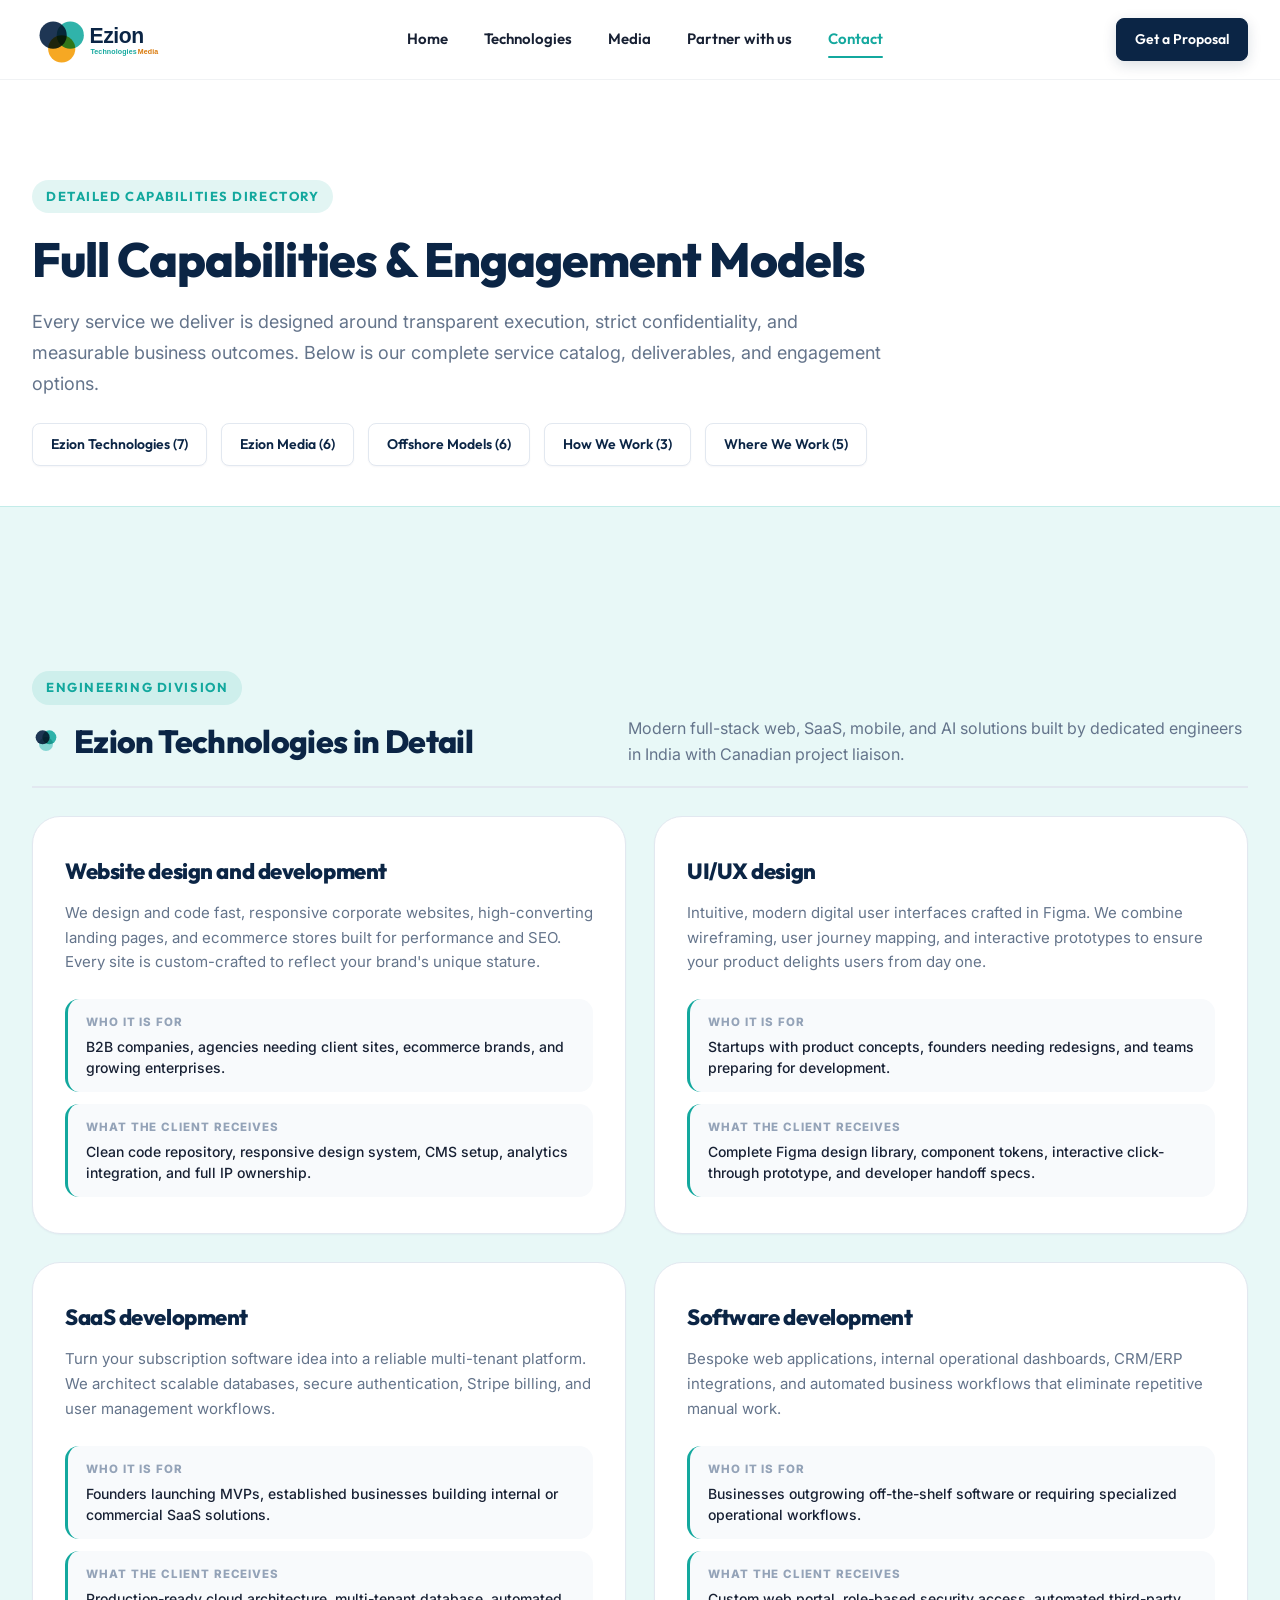
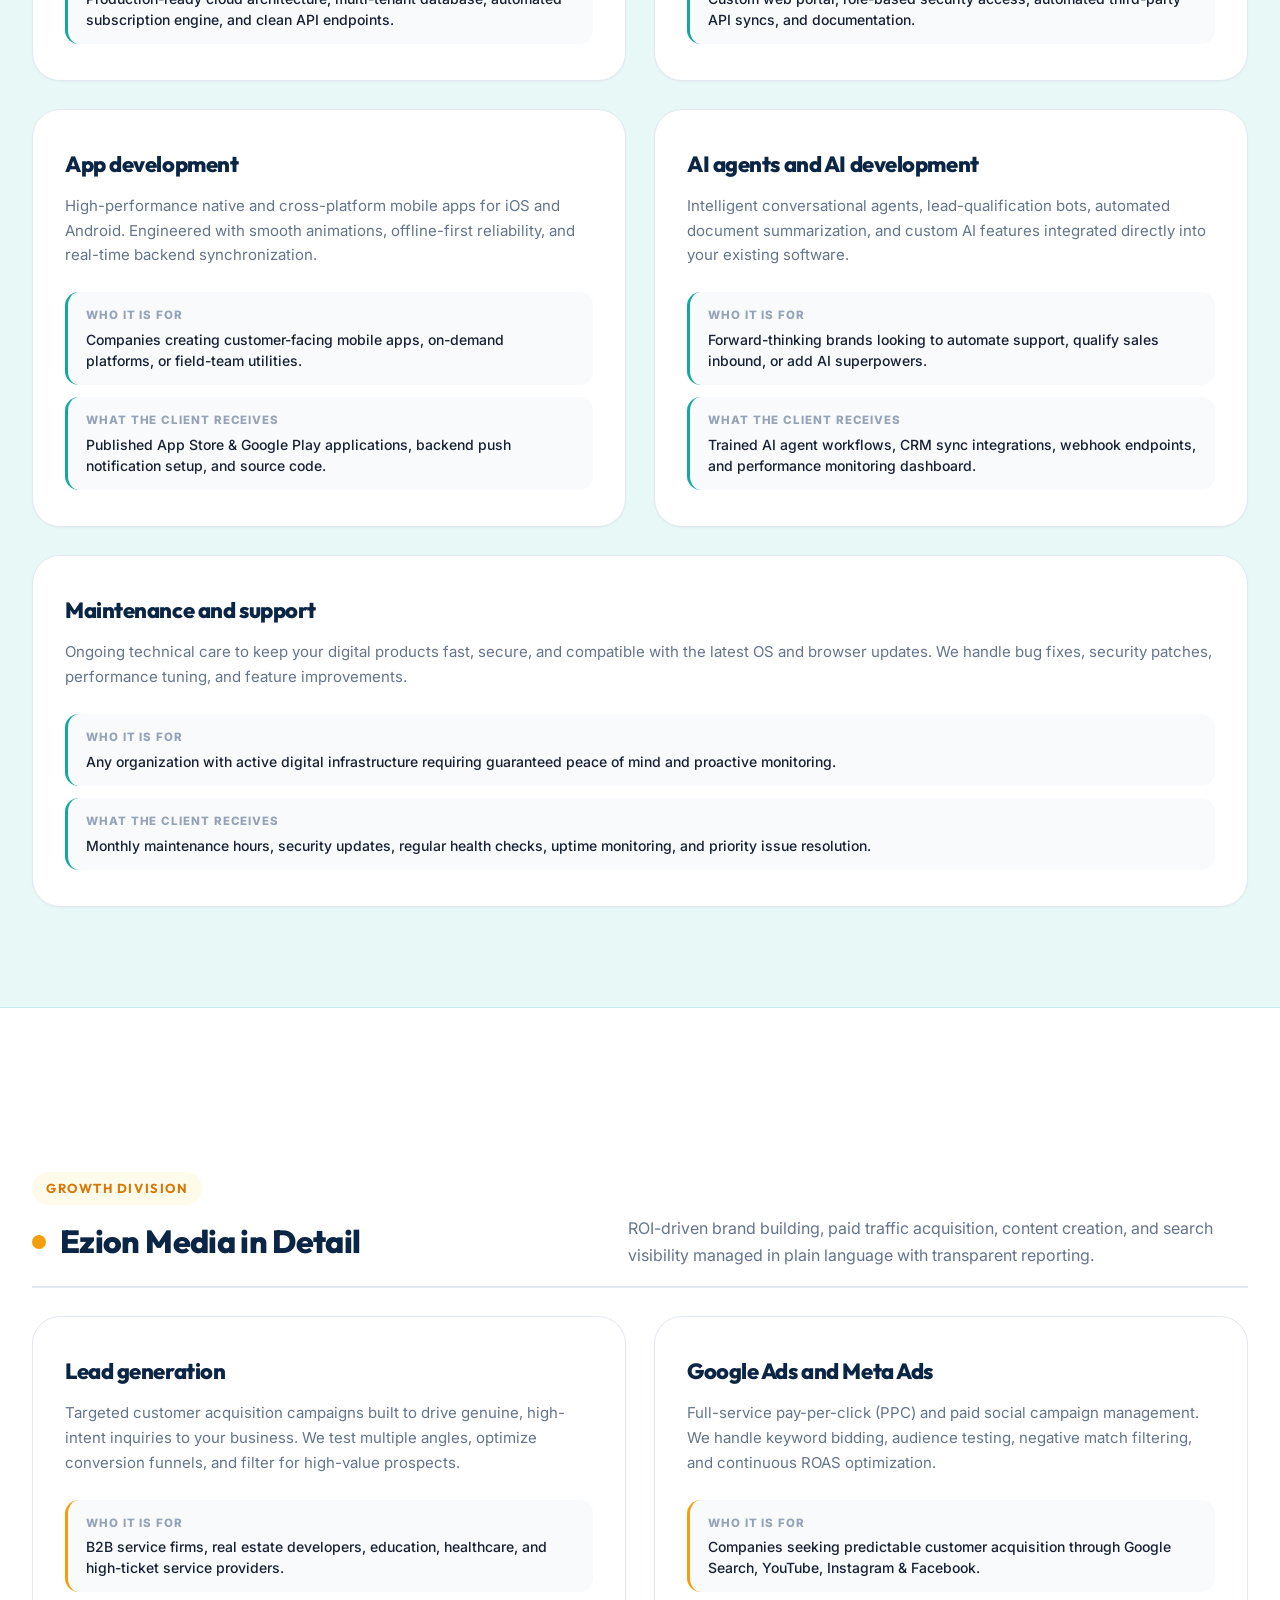
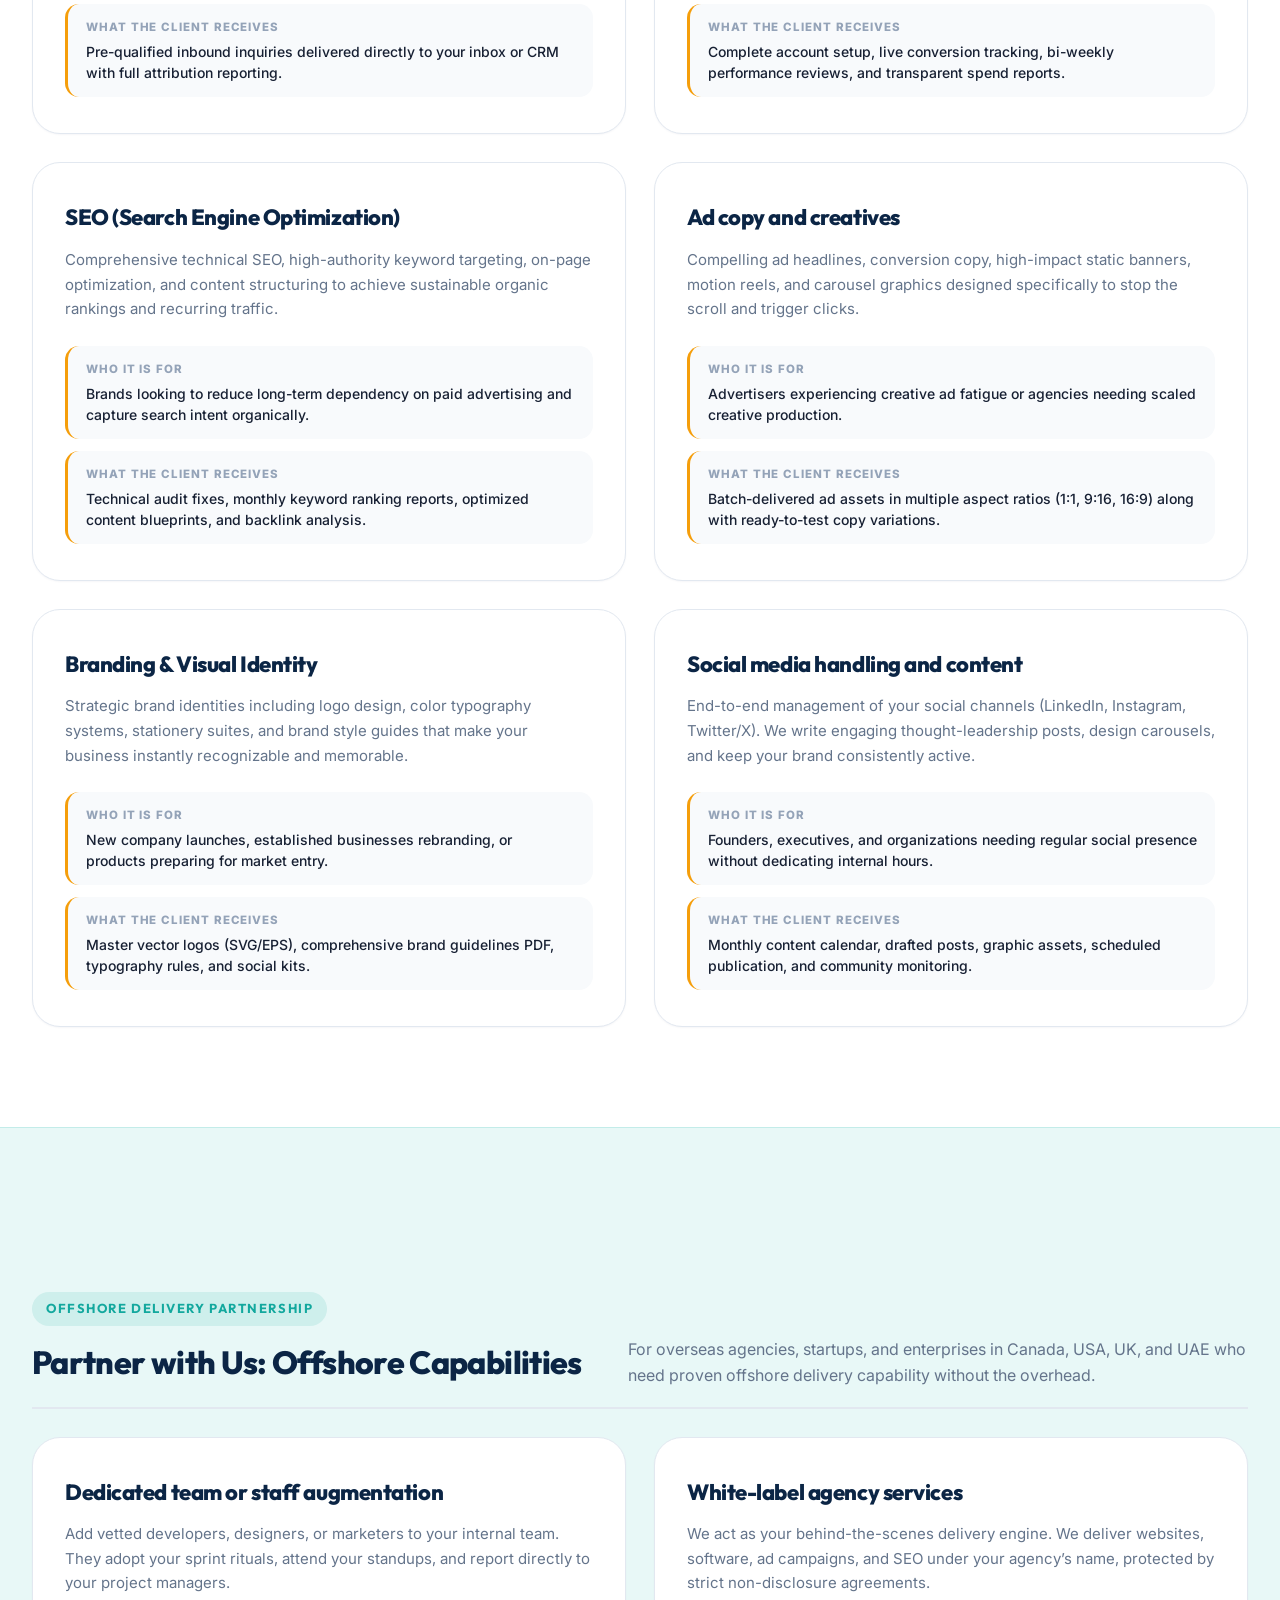
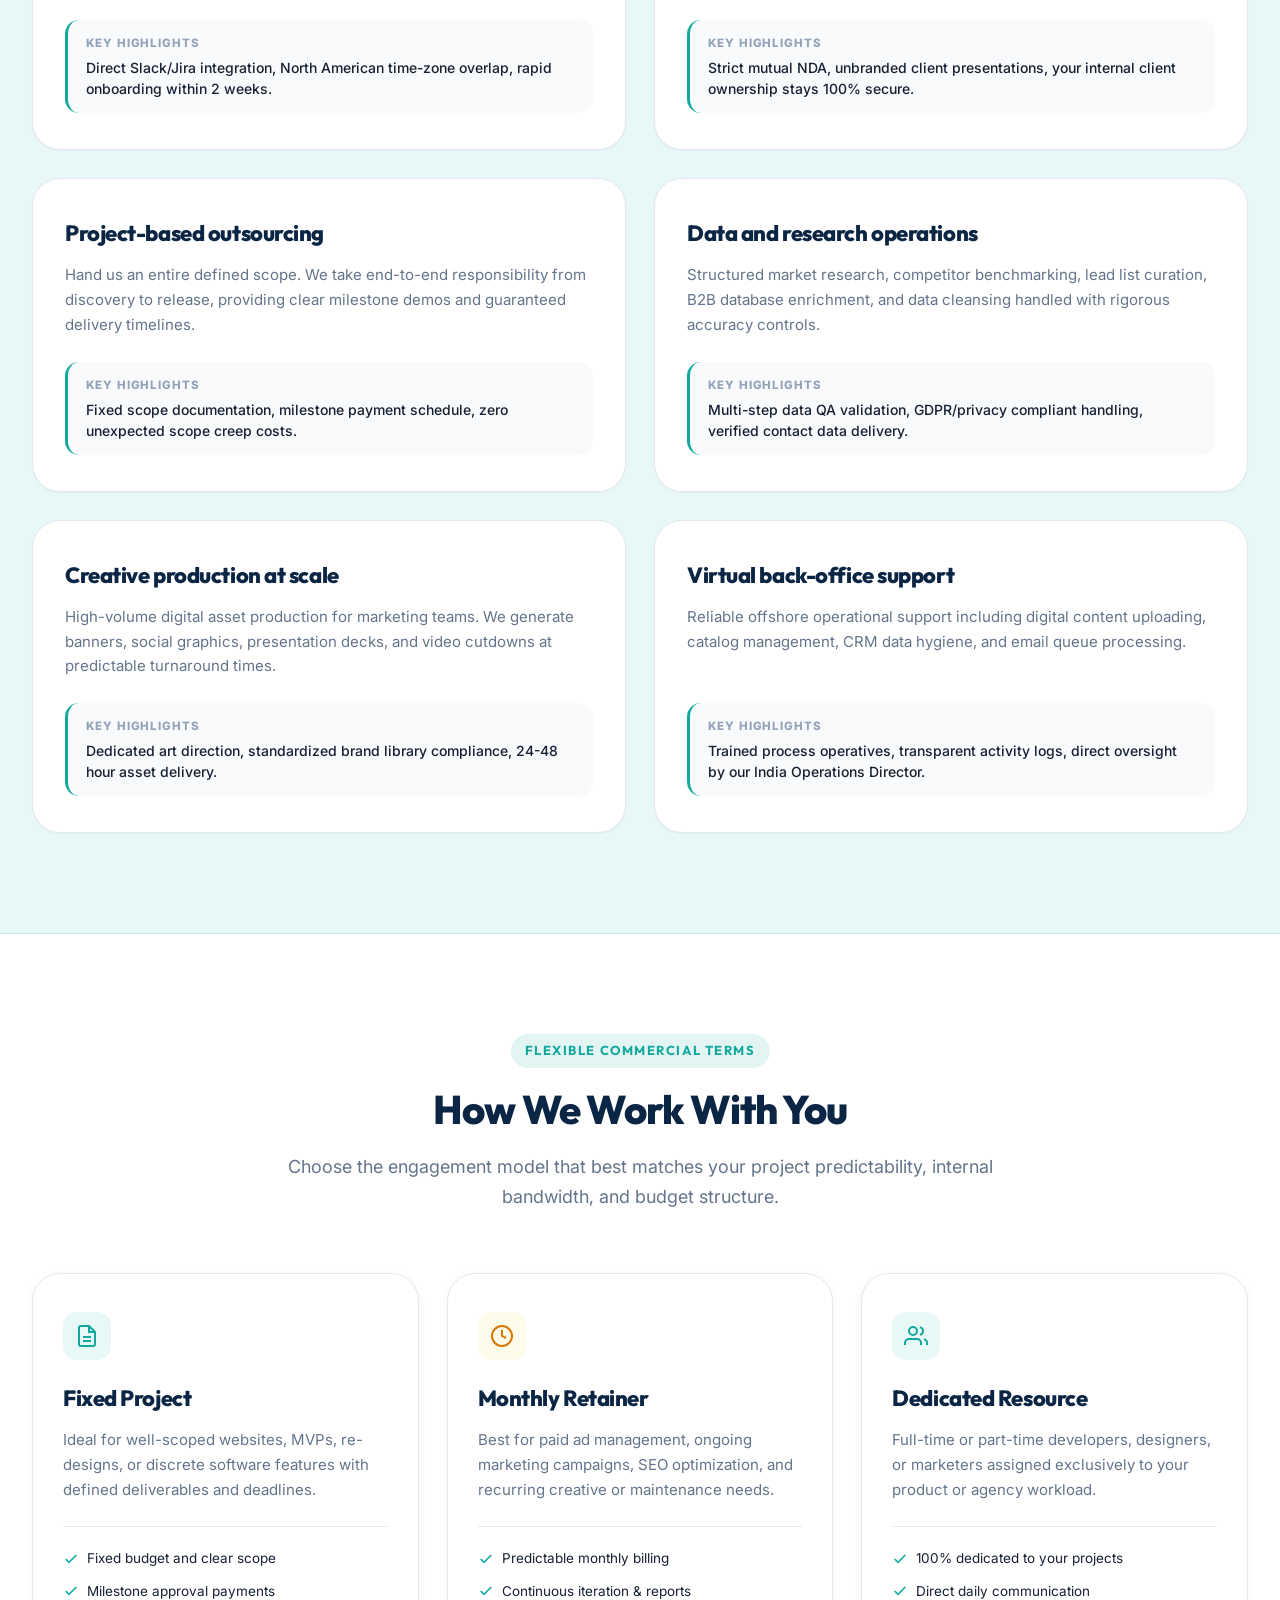
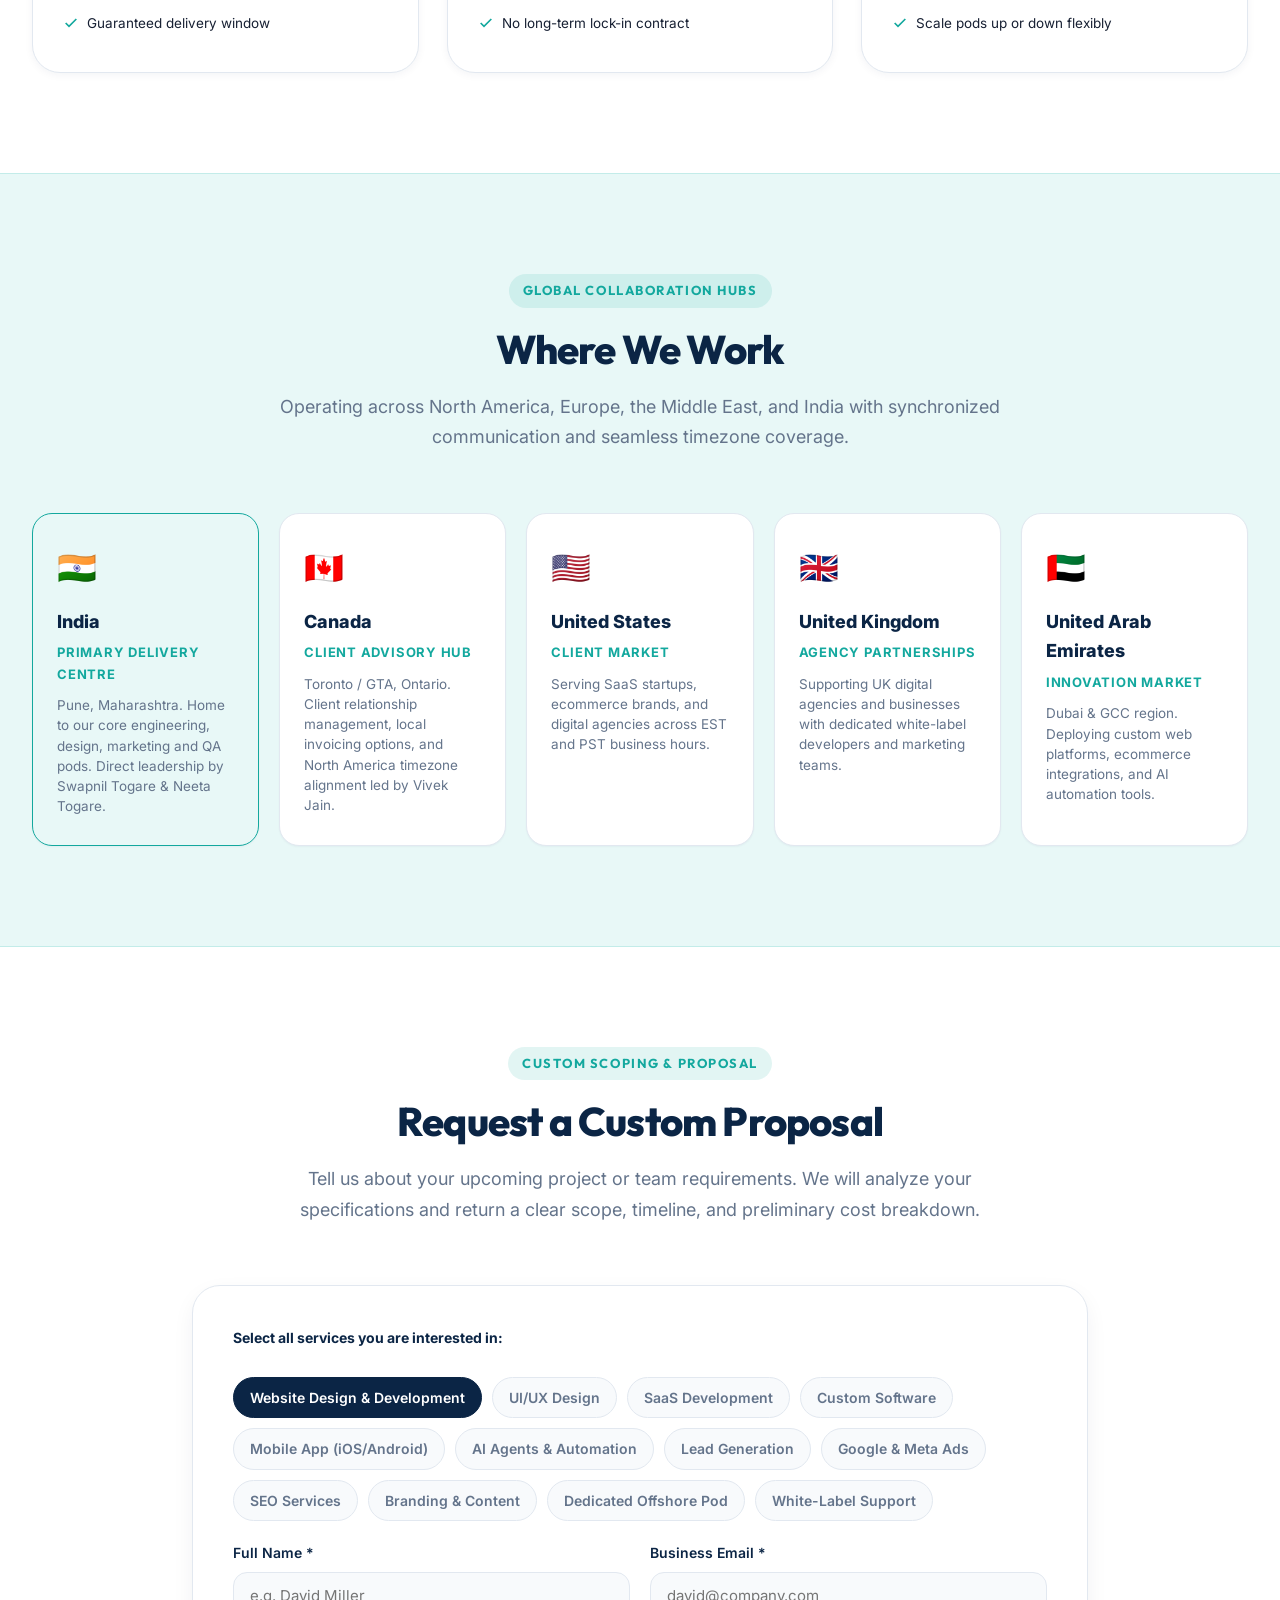
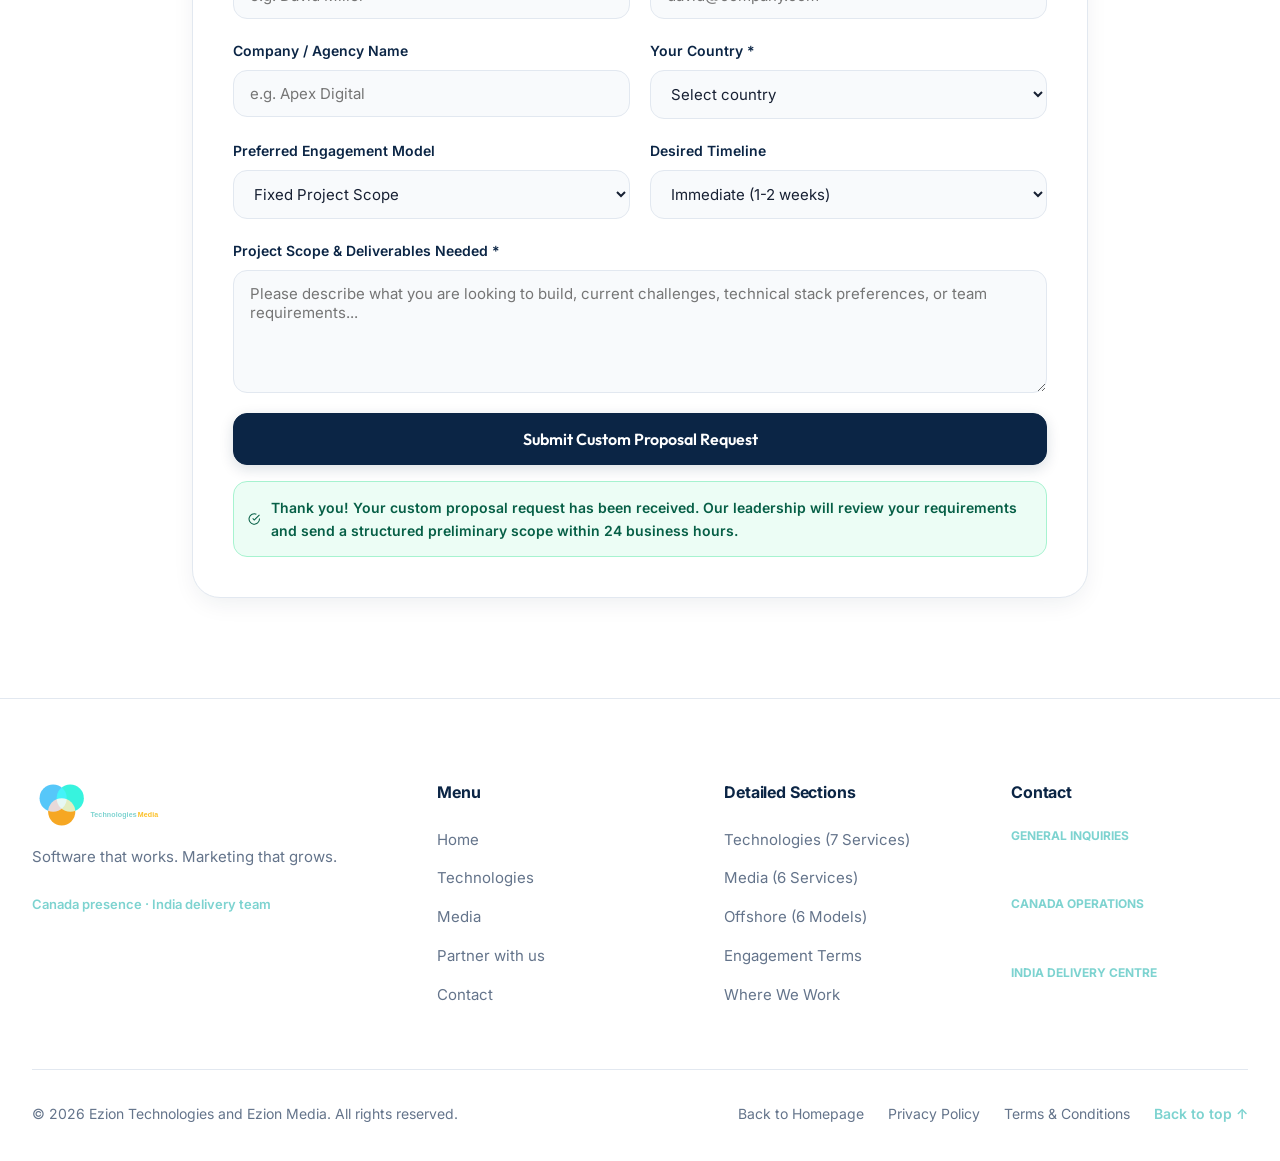
<file: services.html>
<!DOCTYPE html>
<html lang="en">
<head>
  <meta charset="UTF-8">
  <meta name="viewport" content="width=device-width, initial-scale=1.0">
  <title>Capabilities &amp; Services | Ezion Technologies &amp; Ezion Media</title>
  <meta name="description" content="Explore complete service offerings across Ezion Technologies (engineering & AI), Ezion Media (marketing & lead generation), and offshore delivery models.">
  <meta name="keywords" content="Ezion services, web development, SaaS, mobile apps, AI agents, SEO, Google ads, offshore team India, white-label partner">
  <meta name="theme-color" content="#0B2545">

  <!-- Favicon -->
  <link rel="icon" type="image/svg+xml" href="assets/favicon.svg">

  <!-- Google Fonts -->
  <link rel="preconnect" href="https://fonts.googleapis.com">
  <link rel="preconnect" href="https://fonts.gstatic.com" crossorigin>
  <link href="https://fonts.googleapis.com/css2?family=Inter:ital,opsz,wght@0,14..32,300;0,14..32,400;0,14..32,500;0,14..32,600;0,14..32,700;1,14..32,400&family=Outfit:wght@400;500;600;700;800;900&display=swap" rel="stylesheet">

  <!-- Main Stylesheet -->
  <link rel="stylesheet" href="css/style.css">
</head>
<body>

  <!-- ==========================================================================
       HEADER: 5 ITEMS ONLY
       ========================================================================== -->
  <header class="site-header" id="top">
    <div class="container header-inner">
      <a href="index.html" class="logo-wrapper" aria-label="Ezion Technologies &amp; Media">
        <img src="assets/logo-ezion.svg" alt="Ezion Technologies &amp; Media" class="logo-img" width="180" height="52">
      </a>

      <!-- Desktop Navigation Menu -->
      <nav class="nav-menu" aria-label="Primary Navigation">
        <a href="index.html" class="nav-link">Home</a>
        <a href="#tech-detail" class="nav-link">Technologies</a>
        <a href="#media-detail" class="nav-link">Media</a>
        <a href="#partner-detail" class="nav-link">Partner with us</a>
        <a href="#custom-proposal" class="nav-link">Contact</a>
      </nav>

      <!-- Header CTA & Mobile Hamburger -->
      <div class="header-cta-group">
        <a href="#custom-proposal" class="btn btn-primary btn-sm">Get a Proposal</a>
        <button class="mobile-nav-toggle" aria-label="Open mobile navigation" aria-expanded="false">
          <svg viewBox="0 0 24 24" fill="none" stroke="currentColor" stroke-width="2" stroke-linecap="round" stroke-linejoin="round">
            <line x1="3" y1="12" x2="21" y2="12"></line>
            <line x1="3" y1="6" x2="21" y2="6"></line>
            <line x1="3" y1="18" x2="21" y2="18"></line>
          </svg>
        </button>
      </div>
    </div>

    <!-- Mobile Drawer Navigation -->
    <div class="mobile-menu-drawer">
      <a href="index.html" class="nav-link">Home</a>
      <a href="#tech-detail" class="nav-link">Technologies</a>
      <a href="#media-detail" class="nav-link">Media</a>
      <a href="#partner-detail" class="nav-link">Partner with us</a>
      <a href="#custom-proposal" class="nav-link">Contact</a>
      <a href="#custom-proposal" class="btn btn-primary" style="width: 100%; margin-top: 12px;">Get a Proposal</a>
    </div>
  </header>

  <main>
    <!-- ==========================================================================
         SERVICES HERO INTRO
         ========================================================================== -->
    <section class="section section-white" style="padding-bottom: 40px;">
      <div class="container">
        <div class="section-header text-left" style="max-width: 860px; margin-bottom: 0;">
          <div class="eyebrow">DETAILED CAPABILITIES DIRECTORY</div>
          <h1 class="section-title" style="font-size: 3rem;">
            Full Capabilities &amp; Engagement Models
          </h1>
          <p class="section-subtitle">
            Every service we deliver is designed around transparent execution, strict confidentiality, and measurable business outcomes. Below is our complete service catalog, deliverables, and engagement options.
          </p>
          <div style="display: flex; gap: 14px; flex-wrap: wrap; margin-top: 24px;">
            <a href="#tech-detail" class="btn btn-secondary btn-sm">Ezion Technologies (7)</a>
            <a href="#media-detail" class="btn btn-secondary btn-sm">Ezion Media (6)</a>
            <a href="#partner-detail" class="btn btn-secondary btn-sm">Offshore Models (6)</a>
            <a href="#models-detail" class="btn btn-secondary btn-sm">How We Work (3)</a>
            <a href="#locations-detail" class="btn btn-secondary btn-sm">Where We Work (5)</a>
          </div>
        </div>
      </div>
    </section>

    <!-- ==========================================================================
         PART 1: EZION TECHNOLOGIES IN DETAIL (7 SERVICES)
         ========================================================================== -->
    <section class="section section-soft-teal" id="tech-detail">
      <div class="container">
        <div class="detailed-category-header">
          <div>
            <div class="eyebrow" style="margin-bottom: 10px;">ENGINEERING DIVISION</div>
            <h2 class="detailed-category-title">
              <img src="assets/logo-icon.svg" alt="" width="28" height="28" style="vertical-align: middle;">
              Ezion Technologies in Detail
            </h2>
          </div>
          <p class="detailed-category-desc">
            Modern full-stack web, SaaS, mobile, and AI solutions built by dedicated engineers in India with Canadian project liaison.
          </p>
        </div>

        <div class="detailed-services-grid">
          <!-- 1. Website design and development -->
          <div class="detailed-service-card">
            <h3 class="detailed-service-title">Website design and development</h3>
            <p class="detailed-service-copy">
              We design and code fast, responsive corporate websites, high-converting landing pages, and ecommerce stores built for performance and SEO. Every site is custom-crafted to reflect your brand's unique stature.
            </p>
            <div class="service-meta-block">
              <div class="service-meta-box">
                <div class="service-meta-label">Who it is for</div>
                <div class="service-meta-value">B2B companies, agencies needing client sites, ecommerce brands, and growing enterprises.</div>
              </div>
              <div class="service-meta-box">
                <div class="service-meta-label">What the client receives</div>
                <div class="service-meta-value">Clean code repository, responsive design system, CMS setup, analytics integration, and full IP ownership.</div>
              </div>
            </div>
          </div>

          <!-- 2. UI/UX design -->
          <div class="detailed-service-card">
            <h3 class="detailed-service-title">UI/UX design</h3>
            <p class="detailed-service-copy">
              Intuitive, modern digital user interfaces crafted in Figma. We combine wireframing, user journey mapping, and interactive prototypes to ensure your product delights users from day one.
            </p>
            <div class="service-meta-block">
              <div class="service-meta-box">
                <div class="service-meta-label">Who it is for</div>
                <div class="service-meta-value">Startups with product concepts, founders needing redesigns, and teams preparing for development.</div>
              </div>
              <div class="service-meta-box">
                <div class="service-meta-label">What the client receives</div>
                <div class="service-meta-value">Complete Figma design library, component tokens, interactive click-through prototype, and developer handoff specs.</div>
              </div>
            </div>
          </div>

          <!-- 3. SaaS development -->
          <div class="detailed-service-card">
            <h3 class="detailed-service-title">SaaS development</h3>
            <p class="detailed-service-copy">
              Turn your subscription software idea into a reliable multi-tenant platform. We architect scalable databases, secure authentication, Stripe billing, and user management workflows.
            </p>
            <div class="service-meta-block">
              <div class="service-meta-box">
                <div class="service-meta-label">Who it is for</div>
                <div class="service-meta-value">Founders launching MVPs, established businesses building internal or commercial SaaS solutions.</div>
              </div>
              <div class="service-meta-box">
                <div class="service-meta-label">What the client receives</div>
                <div class="service-meta-value">Production-ready cloud architecture, multi-tenant database, automated subscription engine, and clean API endpoints.</div>
              </div>
            </div>
          </div>

          <!-- 4. Software development -->
          <div class="detailed-service-card">
            <h3 class="detailed-service-title">Software development</h3>
            <p class="detailed-service-copy">
              Bespoke web applications, internal operational dashboards, CRM/ERP integrations, and automated business workflows that eliminate repetitive manual work.
            </p>
            <div class="service-meta-block">
              <div class="service-meta-box">
                <div class="service-meta-label">Who it is for</div>
                <div class="service-meta-value">Businesses outgrowing off-the-shelf software or requiring specialized operational workflows.</div>
              </div>
              <div class="service-meta-box">
                <div class="service-meta-label">What the client receives</div>
                <div class="service-meta-value">Custom web portal, role-based security access, automated third-party API syncs, and documentation.</div>
              </div>
            </div>
          </div>

          <!-- 5. App development -->
          <div class="detailed-service-card">
            <h3 class="detailed-service-title">App development</h3>
            <p class="detailed-service-copy">
              High-performance native and cross-platform mobile apps for iOS and Android. Engineered with smooth animations, offline-first reliability, and real-time backend synchronization.
            </p>
            <div class="service-meta-block">
              <div class="service-meta-box">
                <div class="service-meta-label">Who it is for</div>
                <div class="service-meta-value">Companies creating customer-facing mobile apps, on-demand platforms, or field-team utilities.</div>
              </div>
              <div class="service-meta-box">
                <div class="service-meta-label">What the client receives</div>
                <div class="service-meta-value">Published App Store &amp; Google Play applications, backend push notification setup, and source code.</div>
              </div>
            </div>
          </div>

          <!-- 6. AI agents and AI development -->
          <div class="detailed-service-card">
            <h3 class="detailed-service-title">AI agents and AI development</h3>
            <p class="detailed-service-copy">
              Intelligent conversational agents, lead-qualification bots, automated document summarization, and custom AI features integrated directly into your existing software.
            </p>
            <div class="service-meta-block">
              <div class="service-meta-box">
                <div class="service-meta-label">Who it is for</div>
                <div class="service-meta-value">Forward-thinking brands looking to automate support, qualify sales inbound, or add AI superpowers.</div>
              </div>
              <div class="service-meta-box">
                <div class="service-meta-label">What the client receives</div>
                <div class="service-meta-value">Trained AI agent workflows, CRM sync integrations, webhook endpoints, and performance monitoring dashboard.</div>
              </div>
            </div>
          </div>

          <!-- 7. Maintenance and support -->
          <div class="detailed-service-card" style="grid-column: span 2;">
            <h3 class="detailed-service-title">Maintenance and support</h3>
            <p class="detailed-service-copy">
              Ongoing technical care to keep your digital products fast, secure, and compatible with the latest OS and browser updates. We handle bug fixes, security patches, performance tuning, and feature improvements.
            </p>
            <div class="service-meta-block">
              <div class="service-meta-box">
                <div class="service-meta-label">Who it is for</div>
                <div class="service-meta-value">Any organization with active digital infrastructure requiring guaranteed peace of mind and proactive monitoring.</div>
              </div>
              <div class="service-meta-box">
                <div class="service-meta-label">What the client receives</div>
                <div class="service-meta-value">Monthly maintenance hours, security updates, regular health checks, uptime monitoring, and priority issue resolution.</div>
              </div>
            </div>
          </div>
        </div>
      </div>
    </section>

    <!-- ==========================================================================
         PART 2: EZION MEDIA IN DETAIL (6 SERVICES)
         ========================================================================== -->
    <section class="section section-white" id="media-detail">
      <div class="container">
        <div class="detailed-category-header">
          <div>
            <div class="eyebrow" style="background-color: var(--soft-amber-bg); color: var(--accent-amber-hover); margin-bottom: 10px;">GROWTH DIVISION</div>
            <h2 class="detailed-category-title">
              <span style="display: inline-block; width: 14px; height: 14px; border-radius: 50%; background: var(--accent-amber);"></span>
              Ezion Media in Detail
            </h2>
          </div>
          <p class="detailed-category-desc">
            ROI-driven brand building, paid traffic acquisition, content creation, and search visibility managed in plain language with transparent reporting.
          </p>
        </div>

        <div class="detailed-services-grid">
          <!-- 1. Lead generation -->
          <div class="detailed-service-card media-card">
            <h3 class="detailed-service-title">Lead generation</h3>
            <p class="detailed-service-copy">
              Targeted customer acquisition campaigns built to drive genuine, high-intent inquiries to your business. We test multiple angles, optimize conversion funnels, and filter for high-value prospects.
            </p>
            <div class="service-meta-block">
              <div class="service-meta-box media-accent">
                <div class="service-meta-label">Who it is for</div>
                <div class="service-meta-value">B2B service firms, real estate developers, education, healthcare, and high-ticket service providers.</div>
              </div>
              <div class="service-meta-box media-accent">
                <div class="service-meta-label">What the client receives</div>
                <div class="service-meta-value">Pre-qualified inbound inquiries delivered directly to your inbox or CRM with full attribution reporting.</div>
              </div>
            </div>
          </div>

          <!-- 2. Google Ads and Meta Ads -->
          <div class="detailed-service-card media-card">
            <h3 class="detailed-service-title">Google Ads and Meta Ads</h3>
            <p class="detailed-service-copy">
              Full-service pay-per-click (PPC) and paid social campaign management. We handle keyword bidding, audience testing, negative match filtering, and continuous ROAS optimization.
            </p>
            <div class="service-meta-block">
              <div class="service-meta-box media-accent">
                <div class="service-meta-label">Who it is for</div>
                <div class="service-meta-value">Companies seeking predictable customer acquisition through Google Search, YouTube, Instagram &amp; Facebook.</div>
              </div>
              <div class="service-meta-box media-accent">
                <div class="service-meta-label">What the client receives</div>
                <div class="service-meta-value">Complete account setup, live conversion tracking, bi-weekly performance reviews, and transparent spend reports.</div>
              </div>
            </div>
          </div>

          <!-- 3. SEO (Search Engine Optimization) -->
          <div class="detailed-service-card media-card">
            <h3 class="detailed-service-title">SEO (Search Engine Optimization)</h3>
            <p class="detailed-service-copy">
              Comprehensive technical SEO, high-authority keyword targeting, on-page optimization, and content structuring to achieve sustainable organic rankings and recurring traffic.
            </p>
            <div class="service-meta-block">
              <div class="service-meta-box media-accent">
                <div class="service-meta-label">Who it is for</div>
                <div class="service-meta-value">Brands looking to reduce long-term dependency on paid advertising and capture search intent organically.</div>
              </div>
              <div class="service-meta-box media-accent">
                <div class="service-meta-label">What the client receives</div>
                <div class="service-meta-value">Technical audit fixes, monthly keyword ranking reports, optimized content blueprints, and backlink analysis.</div>
              </div>
            </div>
          </div>

          <!-- 4. Ad copy and creatives -->
          <div class="detailed-service-card media-card">
            <h3 class="detailed-service-title">Ad copy and creatives</h3>
            <p class="detailed-service-copy">
              Compelling ad headlines, conversion copy, high-impact static banners, motion reels, and carousel graphics designed specifically to stop the scroll and trigger clicks.
            </p>
            <div class="service-meta-block">
              <div class="service-meta-box media-accent">
                <div class="service-meta-label">Who it is for</div>
                <div class="service-meta-value">Advertisers experiencing creative ad fatigue or agencies needing scaled creative production.</div>
              </div>
              <div class="service-meta-box media-accent">
                <div class="service-meta-label">What the client receives</div>
                <div class="service-meta-value">Batch-delivered ad assets in multiple aspect ratios (1:1, 9:16, 16:9) along with ready-to-test copy variations.</div>
              </div>
            </div>
          </div>

          <!-- 5. Branding -->
          <div class="detailed-service-card media-card">
            <h3 class="detailed-service-title">Branding &amp; Visual Identity</h3>
            <p class="detailed-service-copy">
              Strategic brand identities including logo design, color typography systems, stationery suites, and brand style guides that make your business instantly recognizable and memorable.
            </p>
            <div class="service-meta-block">
              <div class="service-meta-box media-accent">
                <div class="service-meta-label">Who it is for</div>
                <div class="service-meta-value">New company launches, established businesses rebranding, or products preparing for market entry.</div>
              </div>
              <div class="service-meta-box media-accent">
                <div class="service-meta-label">What the client receives</div>
                <div class="service-meta-value">Master vector logos (SVG/EPS), comprehensive brand guidelines PDF, typography rules, and social kits.</div>
              </div>
            </div>
          </div>

          <!-- 6. Social media handling and content -->
          <div class="detailed-service-card media-card">
            <h3 class="detailed-service-title">Social media handling and content</h3>
            <p class="detailed-service-copy">
              End-to-end management of your social channels (LinkedIn, Instagram, Twitter/X). We write engaging thought-leadership posts, design carousels, and keep your brand consistently active.
            </p>
            <div class="service-meta-block">
              <div class="service-meta-box media-accent">
                <div class="service-meta-label">Who it is for</div>
                <div class="service-meta-value">Founders, executives, and organizations needing regular social presence without dedicating internal hours.</div>
              </div>
              <div class="service-meta-box media-accent">
                <div class="service-meta-label">What the client receives</div>
                <div class="service-meta-value">Monthly content calendar, drafted posts, graphic assets, scheduled publication, and community monitoring.</div>
              </div>
            </div>
          </div>
        </div>
      </div>
    </section>

    <!-- ==========================================================================
         PART 3: PARTNER WITH US IN DETAIL (6 CAPABILITIES)
         ========================================================================== -->
    <section class="section section-soft-teal" id="partner-detail">
      <div class="container">
        <div class="detailed-category-header">
          <div>
            <div class="eyebrow" style="margin-bottom: 10px;">OFFSHORE DELIVERY PARTNERSHIP</div>
            <h2 class="detailed-category-title">
              Partner with Us: Offshore Capabilities
            </h2>
          </div>
          <p class="detailed-category-desc">
            For overseas agencies, startups, and enterprises in Canada, USA, UK, and UAE who need proven offshore delivery capability without the overhead.
          </p>
        </div>

        <div class="detailed-services-grid">
          <!-- 1. Dedicated team or staff augmentation -->
          <div class="detailed-service-card">
            <h3 class="detailed-service-title">Dedicated team or staff augmentation</h3>
            <p class="detailed-service-copy">
              Add vetted developers, designers, or marketers to your internal team. They adopt your sprint rituals, attend your standups, and report directly to your project managers.
            </p>
            <div class="service-meta-block">
              <div class="service-meta-box">
                <div class="service-meta-label">Key Highlights</div>
                <div class="service-meta-value">Direct Slack/Jira integration, North American time-zone overlap, rapid onboarding within 2 weeks.</div>
              </div>
            </div>
          </div>

          <!-- 2. White-label services -->
          <div class="detailed-service-card">
            <h3 class="detailed-service-title">White-label agency services</h3>
            <p class="detailed-service-copy">
              We act as your behind-the-scenes delivery engine. We deliver websites, software, ad campaigns, and SEO under your agency’s name, protected by strict non-disclosure agreements.
            </p>
            <div class="service-meta-block">
              <div class="service-meta-box">
                <div class="service-meta-label">Key Highlights</div>
                <div class="service-meta-value">Strict mutual NDA, unbranded client presentations, your internal client ownership stays 100% secure.</div>
              </div>
            </div>
          </div>

          <!-- 3. Project-based outsourcing -->
          <div class="detailed-service-card">
            <h3 class="detailed-service-title">Project-based outsourcing</h3>
            <p class="detailed-service-copy">
              Hand us an entire defined scope. We take end-to-end responsibility from discovery to release, providing clear milestone demos and guaranteed delivery timelines.
            </p>
            <div class="service-meta-block">
              <div class="service-meta-box">
                <div class="service-meta-label">Key Highlights</div>
                <div class="service-meta-value">Fixed scope documentation, milestone payment schedule, zero unexpected scope creep costs.</div>
              </div>
            </div>
          </div>

          <!-- 4. Data and research operations -->
          <div class="detailed-service-card">
            <h3 class="detailed-service-title">Data and research operations</h3>
            <p class="detailed-service-copy">
              Structured market research, competitor benchmarking, lead list curation, B2B database enrichment, and data cleansing handled with rigorous accuracy controls.
            </p>
            <div class="service-meta-block">
              <div class="service-meta-box">
                <div class="service-meta-label">Key Highlights</div>
                <div class="service-meta-value">Multi-step data QA validation, GDPR/privacy compliant handling, verified contact data delivery.</div>
              </div>
            </div>
          </div>

          <!-- 5. Creative production at scale -->
          <div class="detailed-service-card">
            <h3 class="detailed-service-title">Creative production at scale</h3>
            <p class="detailed-service-copy">
              High-volume digital asset production for marketing teams. We generate banners, social graphics, presentation decks, and video cutdowns at predictable turnaround times.
            </p>
            <div class="service-meta-block">
              <div class="service-meta-box">
                <div class="service-meta-label">Key Highlights</div>
                <div class="service-meta-value">Dedicated art direction, standardized brand library compliance, 24-48 hour asset delivery.</div>
              </div>
            </div>
          </div>

          <!-- 6. Virtual back-office support -->
          <div class="detailed-service-card">
            <h3 class="detailed-service-title">Virtual back-office support</h3>
            <p class="detailed-service-copy">
              Reliable offshore operational support including digital content uploading, catalog management, CRM data hygiene, and email queue processing.
            </p>
            <div class="service-meta-block">
              <div class="service-meta-box">
                <div class="service-meta-label">Key Highlights</div>
                <div class="service-meta-value">Trained process operatives, transparent activity logs, direct oversight by our India Operations Director.</div>
              </div>
            </div>
          </div>
        </div>
      </div>
    </section>

    <!-- ==========================================================================
         PART 4: HOW WE WORK WITH YOU (3 ENGAGEMENT MODELS)
         ========================================================================== -->
    <section class="section section-white" id="models-detail">
      <div class="container">
        <div class="section-header">
          <div class="eyebrow">FLEXIBLE COMMERCIAL TERMS</div>
          <h2 class="section-title">How We Work With You</h2>
          <p class="section-subtitle">
            Choose the engagement model that best matches your project predictability, internal bandwidth, and budget structure.
          </p>
        </div>

        <div class="models-grid-3">
          <!-- Model 1 -->
          <div class="model-card-box">
            <div class="model-icon">
              <svg viewBox="0 0 24 24" width="24" height="24" fill="none" stroke="currentColor" stroke-width="2"><path d="M14 2H6a2 2 0 0 0-2 2v16a2 2 0 0 0 2 2h12a2 2 0 0 0 2-2V8z"></path><polyline points="14 2 14 8 20 8"></polyline><line x1="16" y1="13" x2="8" y2="13"></line><line x1="16" y1="17" x2="8" y2="17"></line></svg>
            </div>
            <h3 class="model-title">Fixed Project</h3>
            <p class="model-desc">
              Ideal for well-scoped websites, MVPs, re-designs, or discrete software features with defined deliverables and deadlines.
            </p>
            <div class="model-list">
              <div class="model-list-item">
                <svg viewBox="0 0 24 24" width="16" height="16" fill="none" stroke="currentColor" stroke-width="2.5"><polyline points="20 6 9 17 4 12"></polyline></svg>
                <span>Fixed budget and clear scope</span>
              </div>
              <div class="model-list-item">
                <svg viewBox="0 0 24 24" width="16" height="16" fill="none" stroke="currentColor" stroke-width="2.5"><polyline points="20 6 9 17 4 12"></polyline></svg>
                <span>Milestone approval payments</span>
              </div>
              <div class="model-list-item">
                <svg viewBox="0 0 24 24" width="16" height="16" fill="none" stroke="currentColor" stroke-width="2.5"><polyline points="20 6 9 17 4 12"></polyline></svg>
                <span>Guaranteed delivery window</span>
              </div>
            </div>
          </div>

          <!-- Model 2 -->
          <div class="model-card-box">
            <div class="model-icon" style="background: var(--soft-amber-bg); color: var(--accent-amber-hover);">
              <svg viewBox="0 0 24 24" width="24" height="24" fill="none" stroke="currentColor" stroke-width="2"><circle cx="12" cy="12" r="10"></circle><polyline points="12 6 12 12 16 14"></polyline></svg>
            </div>
            <h3 class="model-title">Monthly Retainer</h3>
            <p class="model-desc">
              Best for paid ad management, ongoing marketing campaigns, SEO optimization, and recurring creative or maintenance needs.
            </p>
            <div class="model-list">
              <div class="model-list-item">
                <svg viewBox="0 0 24 24" width="16" height="16" fill="none" stroke="currentColor" stroke-width="2.5"><polyline points="20 6 9 17 4 12"></polyline></svg>
                <span>Predictable monthly billing</span>
              </div>
              <div class="model-list-item">
                <svg viewBox="0 0 24 24" width="16" height="16" fill="none" stroke="currentColor" stroke-width="2.5"><polyline points="20 6 9 17 4 12"></polyline></svg>
                <span>Continuous iteration &amp; reports</span>
              </div>
              <div class="model-list-item">
                <svg viewBox="0 0 24 24" width="16" height="16" fill="none" stroke="currentColor" stroke-width="2.5"><polyline points="20 6 9 17 4 12"></polyline></svg>
                <span>No long-term lock-in contract</span>
              </div>
            </div>
          </div>

          <!-- Model 3 -->
          <div class="model-card-box">
            <div class="model-icon">
              <svg viewBox="0 0 24 24" width="24" height="24" fill="none" stroke="currentColor" stroke-width="2"><path d="M17 21v-2a4 4 0 0 0-4-4H5a4 4 0 0 0-4 4v2"></path><circle cx="9" cy="7" r="4"></circle><path d="M23 21v-2a4 4 0 0 0-3-3.87"></path><path d="M16 3.13a4 4 0 0 1 0 7.75"></path></svg>
            </div>
            <h3 class="model-title">Dedicated Resource</h3>
            <p class="model-desc">
              Full-time or part-time developers, designers, or marketers assigned exclusively to your product or agency workload.
            </p>
            <div class="model-list">
              <div class="model-list-item">
                <svg viewBox="0 0 24 24" width="16" height="16" fill="none" stroke="currentColor" stroke-width="2.5"><polyline points="20 6 9 17 4 12"></polyline></svg>
                <span>100% dedicated to your projects</span>
              </div>
              <div class="model-list-item">
                <svg viewBox="0 0 24 24" width="16" height="16" fill="none" stroke="currentColor" stroke-width="2.5"><polyline points="20 6 9 17 4 12"></polyline></svg>
                <span>Direct daily communication</span>
              </div>
              <div class="model-list-item">
                <svg viewBox="0 0 24 24" width="16" height="16" fill="none" stroke="currentColor" stroke-width="2.5"><polyline points="20 6 9 17 4 12"></polyline></svg>
                <span>Scale pods up or down flexibly</span>
              </div>
            </div>
          </div>
        </div>
      </div>
    </section>

    <!-- ==========================================================================
         PART 5: WHERE WE WORK (CANADA, USA, UAE, UK, INDIA)
         ========================================================================== -->
    <section class="section section-soft-teal" id="locations-detail">
      <div class="container">
        <div class="section-header">
          <div class="eyebrow">GLOBAL COLLABORATION HUBS</div>
          <h2 class="section-title">Where We Work</h2>
          <p class="section-subtitle">
            Operating across North America, Europe, the Middle East, and India with synchronized communication and seamless timezone coverage.
          </p>
        </div>

        <div class="hubs-grid-5">
          <!-- India Hub -->
          <div class="hub-card hub-delivery">
            <div class="hub-flag">🇮🇳</div>
            <div class="hub-country">India</div>
            <div class="hub-role">Primary Delivery Centre</div>
            <div class="hub-detail">
              Pune, Maharashtra. Home to our core engineering, design, marketing and QA pods. Direct leadership by Swapnil Togare &amp; Neeta Togare.
            </div>
          </div>

          <!-- Canada Hub -->
          <div class="hub-card">
            <div class="hub-flag">🇨🇦</div>
            <div class="hub-country">Canada</div>
            <div class="hub-role">Client Advisory Hub</div>
            <div class="hub-detail">
              Toronto / GTA, Ontario. Client relationship management, local invoicing options, and North America timezone alignment led by Vivek Jain.
            </div>
          </div>

          <!-- USA Hub -->
          <div class="hub-card">
            <div class="hub-flag">🇺🇸</div>
            <div class="hub-country">United States</div>
            <div class="hub-role">Client Market</div>
            <div class="hub-detail">
              Serving SaaS startups, ecommerce brands, and digital agencies across EST and PST business hours.
            </div>
          </div>

          <!-- UK Hub -->
          <div class="hub-card">
            <div class="hub-flag">🇬🇧</div>
            <div class="hub-country">United Kingdom</div>
            <div class="hub-role">Agency Partnerships</div>
            <div class="hub-detail">
              Supporting UK digital agencies and businesses with dedicated white-label developers and marketing teams.
            </div>
          </div>

          <!-- UAE Hub -->
          <div class="hub-card">
            <div class="hub-flag">🇦🇪</div>
            <div class="hub-country">United Arab Emirates</div>
            <div class="hub-role">Innovation Market</div>
            <div class="hub-detail">
              Dubai &amp; GCC region. Deploying custom web platforms, ecommerce integrations, and AI automation tools.
            </div>
          </div>
        </div>
      </div>
    </section>

    <!-- ==========================================================================
         PART 6: REQUEST A CUSTOM PROPOSAL (THE LONGER FORM)
         ========================================================================== -->
    <section class="section section-white" id="custom-proposal">
      <div class="container container-narrow">
        <div class="section-header">
          <div class="eyebrow">CUSTOM SCOPING &amp; PROPOSAL</div>
          <h2 class="section-title">Request a Custom Proposal</h2>
          <p class="section-subtitle">
            Tell us about your upcoming project or team requirements. We will analyze your specifications and return a clear scope, timeline, and preliminary cost breakdown.
          </p>
        </div>

        <div class="contact-form-wrapper" style="box-shadow: var(--shadow-md); border: 1.5px solid var(--border-subtle); padding: 40px;">
          <form id="detailed-proposal-form">
            <div class="form-grid">
              <!-- Full capabilities checklist -->
              <div class="form-group col-span-2">
                <label class="form-label" style="font-weight: 700; margin-bottom: 12px; display: block;">
                  Select all services you are interested in:
                </label>
                <div class="service-pills-selector">
                  <label class="pill-option">
                    <input type="checkbox" name="services" value="Website Design & Development" checked>
                    <span class="pill-label">Website Design &amp; Development</span>
                  </label>
                  <label class="pill-option">
                    <input type="checkbox" name="services" value="UI/UX Design">
                    <span class="pill-label">UI/UX Design</span>
                  </label>
                  <label class="pill-option">
                    <input type="checkbox" name="services" value="SaaS Development">
                    <span class="pill-label">SaaS Development</span>
                  </label>
                  <label class="pill-option">
                    <input type="checkbox" name="services" value="Custom Software">
                    <span class="pill-label">Custom Software</span>
                  </label>
                  <label class="pill-option">
                    <input type="checkbox" name="services" value="Mobile App Development">
                    <span class="pill-label">Mobile App (iOS/Android)</span>
                  </label>
                  <label class="pill-option">
                    <input type="checkbox" name="services" value="AI Agents & Automation">
                    <span class="pill-label">AI Agents &amp; Automation</span>
                  </label>
                  <label class="pill-option">
                    <input type="checkbox" name="services" value="Lead Generation">
                    <span class="pill-label">Lead Generation</span>
                  </label>
                  <label class="pill-option">
                    <input type="checkbox" name="services" value="Google & Meta Ads">
                    <span class="pill-label">Google &amp; Meta Ads</span>
                  </label>
                  <label class="pill-option">
                    <input type="checkbox" name="services" value="SEO">
                    <span class="pill-label">SEO Services</span>
                  </label>
                  <label class="pill-option">
                    <input type="checkbox" name="services" value="Branding & Content">
                    <span class="pill-label">Branding &amp; Content</span>
                  </label>
                  <label class="pill-option">
                    <input type="checkbox" name="services" value="Dedicated Offshore Pod">
                    <span class="pill-label">Dedicated Offshore Pod</span>
                  </label>
                  <label class="pill-option">
                    <input type="checkbox" name="services" value="White-Label Agency Support">
                    <span class="pill-label">White-Label Support</span>
                  </label>
                </div>
              </div>

              <div class="form-group">
                <label class="form-label" for="dp-name">Full Name *</label>
                <input type="text" id="dp-name" class="form-input" placeholder="e.g. David Miller" required>
              </div>

              <div class="form-group">
                <label class="form-label" for="dp-email">Business Email *</label>
                <input type="email" id="dp-email" class="form-input" placeholder="david@company.com" required>
              </div>

              <div class="form-group">
                <label class="form-label" for="dp-company">Company / Agency Name</label>
                <input type="text" id="dp-company" class="form-input" placeholder="e.g. Apex Digital">
              </div>

              <div class="form-group">
                <label class="form-label" for="dp-country">Your Country *</label>
                <select id="dp-country" class="form-select" required>
                  <option value="" disabled selected>Select country</option>
                  <option value="Canada">Canada 🇨🇦</option>
                  <option value="United States">United States 🇺🇸</option>
                  <option value="United Kingdom">United Kingdom 🇬🇧</option>
                  <option value="United Arab Emirates">United Arab Emirates 🇦🇪</option>
                  <option value="India">India 🇮🇳</option>
                  <option value="Other">Other Country</option>
                </select>
              </div>

              <div class="form-group">
                <label class="form-label" for="dp-model">Preferred Engagement Model</label>
                <select id="dp-model" class="form-select">
                  <option value="Fixed Project">Fixed Project Scope</option>
                  <option value="Monthly Retainer">Monthly Retainer</option>
                  <option value="Dedicated Resource">Dedicated Resource / Pod</option>
                  <option value="Undecided">Undecided / Open to suggestion</option>
                </select>
              </div>

              <div class="form-group">
                <label class="form-label" for="dp-timeline">Desired Timeline</label>
                <select id="dp-timeline" class="form-select">
                  <option value="Immediate">Immediate (1-2 weeks)</option>
                  <option value="Within 30 Days">Within 30 days</option>
                  <option value="Next Quarter">Next quarter</option>
                  <option value="Exploring">Exploratory / Planning stage</option>
                </select>
              </div>

              <div class="form-group col-span-2">
                <label class="form-label" for="dp-details">Project Scope &amp; Deliverables Needed *</label>
                <textarea id="dp-details" class="form-textarea" placeholder="Please describe what you are looking to build, current challenges, technical stack preferences, or team requirements..." rows="5" required></textarea>
              </div>

              <div class="form-group col-span-2">
                <button type="submit" class="btn btn-primary form-submit-btn" style="width: 100%;">Submit Custom Proposal Request</button>
              </div>
            </div>
          </form>

          <div class="form-toast success" id="detailed-proposal-toast">
            <svg viewBox="0 0 24 24" width="20" height="20" fill="none" stroke="currentColor" stroke-width="2"><path d="M22 11.08V12a10 10 0 1 1-5.93-9.14"></path><polyline points="22 4 12 14.01 9 11.01"></polyline></svg>
            <span>Thank you! Your custom proposal request has been received. Our leadership will review your requirements and send a structured preliminary scope within 24 business hours.</span>
          </div>
        </div>
      </div>
    </section>
  </main>

  <!-- ==========================================================================
       FOOTER
       ========================================================================== -->
  <footer class="site-footer">
    <div class="container">
      <div class="footer-top">
        <!-- Brand column -->
        <div class="footer-brand-col">
          <a href="index.html" aria-label="Ezion Technologies &amp; Media">
            <img src="assets/logo-ezion-white.svg" alt="Ezion Technologies &amp; Media" class="footer-logo" width="180" height="52">
          </a>
          <p class="footer-desc">
            Software that works. Marketing that grows.
          </p>
          <div style="font-size: 0.8125rem; font-weight: 600; color: var(--light-teal);">
            Canada presence · India delivery team
          </div>
        </div>

        <!-- Menu Links -->
        <div>
          <div class="footer-heading">Menu</div>
          <ul class="footer-nav-list">
            <li><a href="index.html">Home</a></li>
            <li><a href="#tech-detail">Technologies</a></li>
            <li><a href="#media-detail">Media</a></li>
            <li><a href="#partner-detail">Partner with us</a></li>
            <li><a href="#custom-proposal">Contact</a></li>
          </ul>
        </div>

        <!-- Capability Sections -->
        <div>
          <div class="footer-heading">Detailed Sections</div>
          <ul class="footer-nav-list">
            <li><a href="#tech-detail">Technologies (7 Services)</a></li>
            <li><a href="#media-detail">Media (6 Services)</a></li>
            <li><a href="#partner-detail">Offshore (6 Models)</a></li>
            <li><a href="#models-detail">Engagement Terms</a></li>
            <li><a href="#locations-detail">Where We Work</a></li>
          </ul>
        </div>

        <!-- Direct Contact Details -->
        <div>
          <div class="footer-heading">Contact</div>
          <ul class="footer-nav-list">
            <li>
              <span style="display: block; font-size: 0.75rem; color: var(--light-teal); text-transform: uppercase; font-weight: 700;">General Inquiries</span>
              <a href="mailto:contact@eziontechnologies.com" style="color: #FFFFFF;">contact@eziontechnologies.com</a>
            </li>
            <li style="margin-top: 10px;">
              <span style="display: block; font-size: 0.75rem; color: var(--light-teal); text-transform: uppercase; font-weight: 700;">Canada Operations</span>
              <a href="tel:+16478753290" style="color: #FFFFFF;">+1 (647) 875-3290</a>
            </li>
            <li style="margin-top: 10px;">
              <span style="display: block; font-size: 0.75rem; color: var(--light-teal); text-transform: uppercase; font-weight: 700;">India Delivery Centre</span>
              <a href="tel:+919822018456" style="color: #FFFFFF;">+91 98220 18456</a>
            </li>
          </ul>
        </div>
      </div>

      <!-- Footer Bottom -->
      <div class="footer-bottom">
        <div>
          © 2026 Ezion Technologies and Ezion Media. All rights reserved.
        </div>
        <div class="footer-legal-links">
          <a href="index.html">Back to Homepage</a>
          <a href="#custom-proposal">Privacy Policy</a>
          <a href="#custom-proposal">Terms &amp; Conditions</a>
          <a href="#top" style="color: var(--light-teal); font-weight: 600;">Back to top ↑</a>
        </div>
      </div>
    </div>
  </footer>

  <!-- Main JavaScript File -->
  <script src="js/main.js"></script>
</body>
</html>
</file>
<file: css/style.css>
/* ==========================================================================
   EZION TECHNOLOGIES - DESIGN SYSTEM & STYLESHEET
   Light Theme • Corporate • Modern • Trustworthy • International
   ========================================================================== */

:root {
  /* Brand Palette derived directly from Ezion Technologies Logo */
  --primary-navy: #0B2545;
  --primary-navy-hover: #06182e;
  --primary-navy-light: #16365c;
  --primary-navy-muted: rgba(11, 37, 69, 0.08);

  --primary-teal: #13A89E;
  --primary-teal-hover: #0f8f86;
  --primary-teal-light: rgba(19, 168, 158, 0.12);
  --primary-teal-glow: rgba(19, 168, 158, 0.25);

  --light-teal: #7DD3D0;
  --light-teal-subtle: rgba(125, 211, 208, 0.2);

  --soft-teal-bg: #E8F8F7;
  --soft-teal-border: #c3ece9;

  /* Media Division Accent (Amber & Warm Gold) */
  --accent-amber: #F59E0B;
  --accent-amber-hover: #D97706;
  --accent-amber-light: rgba(245, 158, 11, 0.12);
  --accent-amber-glow: rgba(245, 158, 11, 0.25);
  --soft-amber-bg: #FFFBEB;
  --soft-amber-border: #FDE68A;
  --shadow-amber: 0 8px 24px -2px rgba(245, 158, 11, 0.28);

  --page-bg: #F8FAFC;
  --white: #FFFFFF;
  --card-bg: #FFFFFF;

  --text-primary: #172033;
  --text-secondary: #64748B;
  --text-muted: #94A3B8;

  --border-subtle: #E2E8F0;
  --border-card: rgba(11, 37, 69, 0.07);

  /* Shadows */
  --shadow-xs: 0 1px 2px rgba(11, 37, 69, 0.04);
  --shadow-sm: 0 2px 8px rgba(11, 37, 69, 0.05);
  --shadow-md: 0 8px 24px -4px rgba(11, 37, 69, 0.08);
  --shadow-lg: 0 16px 36px -6px rgba(11, 37, 69, 0.12);
  --shadow-xl: 0 24px 50px -10px rgba(11, 37, 69, 0.15);
  --shadow-teal: 0 8px 24px -2px rgba(19, 168, 158, 0.28);

  /* Radii */
  --radius-sm: 8px;
  --radius-md: 14px;
  --radius-lg: 20px;
  --radius-xl: 28px;
  --radius-full: 9999px;

  /* Typography Tokens */
  --font-heading: 'Outfit', -apple-system, BlinkMacSystemFont, 'Segoe UI', Roboto, sans-serif;
  --font-body: 'Inter', -apple-system, BlinkMacSystemFont, 'Segoe UI', Roboto, sans-serif;
  --font-family: var(--font-body);
  
  /* Layout */
  --container-max: 1280px;
  --container-padding: 2rem;
  --header-height: 80px;
  --header-height-scrolled: 70px;
  
  /* Transitions */
  --transition-fast: 0.18s cubic-bezier(0.16, 1, 0.3, 1);
  --transition-base: 0.28s cubic-bezier(0.16, 1, 0.3, 1);
  --transition-slow: 0.45s cubic-bezier(0.16, 1, 0.3, 1);
}

/* ==========================================================================
   RESET & BASE
   ========================================================================== */
*, *::before, *::after {
  box-sizing: border-box;
  margin: 0;
  padding: 0;
}

html {
  font-size: 16px;
  scroll-behavior: smooth;
  scroll-padding-top: 90px;
  -webkit-font-smoothing: antialiased;
  -moz-osx-font-smoothing: grayscale;
}

body {
  font-family: var(--font-body);
  background-color: var(--page-bg);
  color: var(--text-primary);
  line-height: 1.65;
  overflow-x: hidden;
}

h1, h2, h3, h4, h5, h6 {
  font-family: var(--font-heading);
  color: var(--primary-navy);
  letter-spacing: -0.02em;
}

img, svg {
  display: block;
  max-width: 100%;
}

a {
  color: inherit;
  text-decoration: none;
  transition: color var(--transition-fast);
}

button, input, select, textarea {
  font-family: inherit;
  font-size: inherit;
}

ul, ol {
  list-style: none;
}

/* Container */
.container {
  width: 100%;
  max-width: var(--container-max);
  margin-left: auto;
  margin-right: auto;
  padding-left: var(--container-padding);
  padding-right: var(--container-padding);
}

.container-narrow {
  max-width: 960px;
}

/* Section Common */
.section {
  padding: 100px 0;
  position: relative;
}

.section-soft-teal {
  background-color: var(--soft-teal-bg);
  border-top: 1px solid var(--soft-teal-border);
  border-bottom: 1px solid var(--soft-teal-border);
}

.section-white {
  background-color: var(--white);
}

/* Headings & Section Header */
.section-header {
  text-align: center;
  max-width: 780px;
  margin: 0 auto 60px auto;
}

.section-header.text-left {
  text-align: left;
  margin-left: 0;
  margin-right: 0;
}

.eyebrow {
  display: inline-flex;
  align-items: center;
  gap: 8px;
  font-family: var(--font-heading);
  font-size: 0.8125rem;
  font-weight: 700;
  letter-spacing: 0.12em;
  text-transform: uppercase;
  color: var(--primary-teal);
  margin-bottom: 16px;
  padding: 6px 14px;
  background-color: var(--primary-teal-light);
  border-radius: var(--radius-full);
}

.eyebrow-navy {
  color: var(--primary-navy);
  background-color: var(--primary-navy-muted);
}

.section-title {
  font-size: 2.5rem;
  font-weight: 800;
  color: var(--primary-navy);
  line-height: 1.25;
  letter-spacing: -0.02em;
  margin-bottom: 18px;
}

.section-subtitle {
  font-size: 1.125rem;
  color: var(--text-secondary);
  line-height: 1.7;
}

/* Recurring Logo Motif: Overlapping Circles */
.motif-circles {
  position: relative;
  display: inline-block;
  width: 28px;
  height: 28px;
}

.motif-circles::before,
.motif-circles::after {
  content: '';
  position: absolute;
  border-radius: 50%;
  mix-blend-mode: multiply;
}

.motif-circles::before {
  width: 18px;
  height: 18px;
  top: 0;
  left: 0;
  background-color: var(--primary-navy);
  opacity: 0.85;
}

.motif-circles::after {
  width: 18px;
  height: 18px;
  top: 0;
  right: 0;
  background-color: var(--primary-teal);
  opacity: 0.85;
}

/* Background Motifs */
.bg-motif-container {
  position: absolute;
  inset: 0;
  overflow: hidden;
  pointer-events: none;
  z-index: 0;
}

.bg-motif-circle {
  position: absolute;
  border-radius: 50%;
  filter: blur(40px);
  opacity: 0.12;
  transition: transform 1s ease;
}

.bg-motif-1 {
  width: 500px;
  height: 500px;
  background: var(--primary-teal);
  top: -150px;
  right: -100px;
}

.bg-motif-2 {
  width: 450px;
  height: 450px;
  background: var(--light-teal);
  bottom: -150px;
  left: -100px;
}

.bg-motif-3 {
  width: 380px;
  height: 380px;
  background: var(--primary-navy);
  top: 30%;
  left: 5%;
  opacity: 0.04;
}

/* ==========================================================================
   BUTTONS & CTAS
   ========================================================================== */
.btn {
  display: inline-flex;
  align-items: center;
  justify-content: center;
  gap: 10px;
  padding: 13px 26px;
  font-family: var(--font-heading);
  font-size: 0.9375rem;
  font-weight: 600;
  border-radius: var(--radius-md);
  border: 1.5px solid transparent;
  cursor: pointer;
  transition: all var(--transition-base);
  text-align: center;
  white-space: nowrap;
}

.btn-primary {
  background-color: var(--primary-navy);
  color: var(--white);
  border-color: var(--primary-navy);
  box-shadow: 0 4px 14px rgba(11, 37, 69, 0.15);
}

.btn-primary:hover {
  background-color: var(--primary-teal);
  border-color: var(--primary-teal);
  color: var(--white);
  transform: translateY(-2px);
  box-shadow: var(--shadow-teal);
}

.btn-secondary {
  background-color: var(--white);
  color: var(--primary-navy);
  border-color: var(--border-subtle);
  box-shadow: var(--shadow-xs);
}

.btn-secondary:hover {
  border-color: var(--primary-teal);
  color: var(--primary-teal);
  transform: translateY(-2px);
  box-shadow: var(--shadow-sm);
}

.btn-teal {
  background-color: var(--primary-teal);
  color: var(--white);
  border-color: var(--primary-teal);
  box-shadow: var(--shadow-teal);
}

.btn-teal:hover {
  background-color: var(--primary-teal-hover);
  border-color: var(--primary-teal-hover);
  transform: translateY(-2px);
}

.btn-outline-white {
  background-color: transparent;
  color: var(--white);
  border-color: rgba(255, 255, 255, 0.35);
}

.btn-outline-white:hover {
  background-color: var(--white);
  color: var(--primary-navy);
  border-color: var(--white);
  transform: translateY(-2px);
}

.btn-sm {
  padding: 9px 18px;
  font-size: 0.875rem;
  border-radius: var(--radius-sm);
}

.btn-lg {
  padding: 16px 32px;
  font-size: 1rem;
}

/* ==========================================================================
   1. STICKY HEADER
   ========================================================================== */
.site-header {
  position: sticky;
  top: 0;
  left: 0;
  width: 100%;
  height: var(--header-height);
  background-color: rgba(255, 255, 255, 0.96);
  backdrop-filter: blur(12px);
  -webkit-backdrop-filter: blur(12px);
  border-bottom: 1px solid rgba(11, 37, 69, 0.06);
  z-index: 1000;
  transition: all var(--transition-base);
}

.site-header.scrolled {
  height: var(--header-height-scrolled);
  box-shadow: 0 4px 20px rgba(11, 37, 69, 0.06);
  background-color: rgba(255, 255, 255, 0.98);
}

.header-inner {
  display: flex;
  align-items: center;
  justify-content: space-between;
  height: 100%;
}

.logo-wrapper {
  display: flex;
  align-items: center;
  gap: 12px;
  text-decoration: none;
}

.logo-img {
  height: 48px;
  width: auto;
  transition: transform var(--transition-fast);
}

.logo-wrapper:hover .logo-img {
  transform: scale(1.02);
}

.nav-menu {
  display: flex;
  align-items: center;
  gap: 36px;
}

.nav-link {
  font-family: var(--font-heading);
  font-size: 0.9375rem;
  font-weight: 600;
  color: var(--text-primary);
  position: relative;
  padding: 6px 0;
  transition: color var(--transition-fast);
}

.nav-link::after {
  content: '';
  position: absolute;
  bottom: 0;
  left: 0;
  width: 0;
  height: 2px;
  background-color: var(--primary-teal);
  transition: width var(--transition-fast);
  border-radius: 2px;
}

.nav-link:hover,
.nav-link.active {
  color: var(--primary-teal);
}

.nav-link:hover::after,
.nav-link.active::after {
  width: 100%;
}

.header-cta-group {
  display: flex;
  align-items: center;
  gap: 16px;
}

/* Mobile Nav Toggle */
.mobile-nav-toggle {
  display: none;
  background: none;
  border: none;
  cursor: pointer;
  padding: 8px;
  color: var(--primary-navy);
}

.mobile-nav-toggle svg {
  width: 28px;
  height: 28px;
}

/* Mobile Navigation Drawer */
.mobile-menu-drawer {
  display: none;
  position: fixed;
  top: var(--header-height);
  left: 0;
  width: 100%;
  background: var(--white);
  padding: 24px;
  border-bottom: 1px solid var(--border-subtle);
  box-shadow: var(--shadow-lg);
  flex-direction: column;
  gap: 18px;
  z-index: 999;
}

.mobile-menu-drawer.is-open {
  display: flex;
}

.mobile-menu-drawer .nav-link {
  font-size: 1.125rem;
  font-weight: 600;
  padding: 10px 0;
  border-bottom: 1px solid rgba(11, 37, 69, 0.05);
}

/* ==========================================================================
   2. HERO SECTION
   ========================================================================== */
.hero-section {
  padding: 80px 0 100px 0;
  background: radial-gradient(circle at 80% 20%, var(--soft-teal-bg) 0%, transparent 60%),
              radial-gradient(circle at 10% 80%, rgba(125, 211, 208, 0.08) 0%, transparent 50%),
              var(--page-bg);
  position: relative;
  overflow: hidden;
}

.hero-grid {
  display: grid;
  grid-template-columns: 1.1fr 1fr;
  align-items: center;
  gap: 60px;
  position: relative;
  z-index: 1;
}

.hero-content {
  max-width: 620px;
}

.hero-headline {
  font-size: 3.5rem;
  font-weight: 800;
  line-height: 1.12;
  letter-spacing: -0.03em;
  color: var(--primary-navy);
  margin-bottom: 20px;
}

.hero-headline .text-teal {
  color: var(--primary-teal);
  position: relative;
  display: inline-block;
}

.hero-headline .text-teal::after {
  content: '';
  position: absolute;
  left: 0;
  bottom: 4px;
  width: 100%;
  height: 8px;
  background-color: var(--light-teal-subtle);
  z-index: -1;
  border-radius: 4px;
}

.hero-supporting {
  font-size: 1.25rem;
  font-weight: 600;
  color: var(--primary-navy-light);
  margin-bottom: 16px;
  line-height: 1.4;
}

.hero-body {
  font-size: 1.0625rem;
  color: var(--text-secondary);
  line-height: 1.7;
  margin-bottom: 32px;
}

.hero-cta-group {
  display: flex;
  align-items: center;
  flex-wrap: wrap;
  gap: 16px;
  margin-bottom: 36px;
}

.hero-trust-statement {
  display: flex;
  align-items: center;
  gap: 12px;
  padding-top: 24px;
  border-top: 1px solid var(--border-subtle);
  font-size: 0.875rem;
  font-weight: 600;
  color: var(--text-secondary);
}

.hero-trust-badge {
  display: inline-flex;
  align-items: center;
  gap: 6px;
}

.trust-dot {
  width: 6px;
  height: 6px;
  border-radius: 50%;
  background-color: var(--primary-teal);
}

/* Hero Network Visualization (Right side) */
.hero-visual-wrapper {
  position: relative;
  width: 100%;
  min-height: 480px;
  display: flex;
  align-items: center;
  justify-content: center;
}

.network-artboard {
  position: relative;
  width: 100%;
  max-width: 540px;
  height: 480px;
  background: var(--white);
  border-radius: var(--radius-xl);
  border: 1px solid var(--border-card);
  box-shadow: var(--shadow-xl);
  padding: 24px;
  overflow: hidden;
}

/* Subtle background overlapping circles motif inside artboard */
.artboard-motif {
  position: absolute;
  top: 50%;
  left: 50%;
  transform: translate(-50%, -50%);
  width: 320px;
  height: 320px;
  opacity: 0.08;
  pointer-events: none;
}

.artboard-motif circle {
  mix-blend-mode: multiply;
}

/* Network SVG */
.network-svg {
  width: 100%;
  height: 100%;
  position: absolute;
  top: 0;
  left: 0;
}

/* Network Nodes */
.node-circle {
  transition: all var(--transition-base);
  cursor: pointer;
}

.node-pulse {
  animation: pulse-ring 3s cubic-bezier(0.215, 0.61, 0.355, 1) infinite;
  transform-origin: center;
}

@keyframes pulse-ring {
  0% { r: 8; opacity: 0.8; }
  50% { r: 18; opacity: 0.2; }
  100% { r: 24; opacity: 0; }
}

.connection-line {
  stroke-dasharray: 6 4;
  animation: dash-flow 25s linear infinite;
}

@keyframes dash-flow {
  to {
    stroke-dashoffset: -100;
  }
}

/* Floating Badges on Hero Visual */
.floating-card {
  position: absolute;
  background: rgba(255, 255, 255, 0.95);
  backdrop-filter: blur(8px);
  -webkit-backdrop-filter: blur(8px);
  border-radius: var(--radius-md);
  border: 1px solid rgba(19, 168, 158, 0.2);
  box-shadow: var(--shadow-md);
  padding: 10px 16px;
  display: flex;
  align-items: center;
  gap: 10px;
  font-size: 0.875rem;
  font-weight: 700;
  color: var(--primary-navy);
  z-index: 10;
  transition: all var(--transition-base);
  animation: float-slow 4s ease-in-out infinite alternate;
}

.floating-card:hover {
  transform: translateY(-4px) scale(1.03);
  box-shadow: var(--shadow-lg);
  border-color: var(--primary-teal);
}

.floating-icon {
  width: 32px;
  height: 32px;
  border-radius: var(--radius-sm);
  background-color: var(--soft-teal-bg);
  color: var(--primary-teal);
  display: flex;
  align-items: center;
  justify-content: center;
  flex-shrink: 0;
}

.floating-icon svg {
  width: 18px;
  height: 18px;
}

.floating-meta {
  font-size: 0.75rem;
  font-weight: 500;
  color: var(--text-secondary);
}

.card-branding {
  top: 32px;
  left: 20px;
  animation-delay: 0s;
}

.card-ai {
  top: 70px;
  right: 20px;
  animation-delay: 1.2s;
}

.card-web {
  bottom: 90px;
  left: 30px;
  animation-delay: 0.6s;
}

.card-marketing {
  bottom: 30px;
  right: 30px;
  animation-delay: 1.8s;
}

@keyframes float-slow {
  0% { transform: translateY(0px); }
  100% { transform: translateY(-8px); }
}

/* Central Hub Tag */
.central-hub-tag {
  position: absolute;
  top: 50%;
  left: 50%;
  transform: translate(-50%, -50%);
  background: var(--primary-navy);
  color: var(--white);
  padding: 8px 16px;
  border-radius: var(--radius-full);
  font-size: 0.8125rem;
  font-weight: 700;
  display: flex;
  align-items: center;
  gap: 8px;
  box-shadow: 0 8px 20px rgba(11, 37, 69, 0.25);
  border: 2px solid var(--primary-teal);
  z-index: 5;
}

.central-hub-tag .pulse-dot {
  width: 8px;
  height: 8px;
  border-radius: 50%;
  background: var(--light-teal);
  box-shadow: 0 0 10px var(--light-teal);
}

/* ==========================================================================
   3. TRUST / VALUE STRIP
   ========================================================================== */
.trust-strip {
  background-color: var(--white);
  border-top: 1px solid var(--border-subtle);
  border-bottom: 1px solid var(--border-subtle);
  padding: 32px 0;
  position: relative;
  z-index: 2;
}

.trust-grid {
  display: grid;
  grid-template-columns: repeat(4, 1fr);
  gap: 24px;
}

.trust-item {
  display: flex;
  align-items: center;
  gap: 16px;
  padding: 8px 16px;
  border-right: 1px solid var(--border-subtle);
}

.trust-item:last-child {
  border-right: none;
}

.trust-icon-box {
  width: 44px;
  height: 44px;
  border-radius: var(--radius-md);
  background-color: var(--soft-teal-bg);
  color: var(--primary-teal);
  display: flex;
  align-items: center;
  justify-content: center;
  flex-shrink: 0;
  border: 1px solid var(--border-teal-subtle);
  transition: all var(--transition-fast);
}

.trust-item:hover .trust-icon-box {
  background-color: var(--primary-teal);
  color: var(--white);
  transform: translateY(-2px);
}

.trust-icon-box svg {
  width: 22px;
  height: 22px;
}

.trust-item-title {
  font-size: 0.9375rem;
  font-weight: 700;
  color: var(--primary-navy);
  line-height: 1.35;
}

/* ==========================================================================
   4. ABOUT EZION
   ========================================================================== */
.about-section {
  background-color: var(--white);
  position: relative;
}

.about-grid {
  display: grid;
  grid-template-columns: 1.2fr 0.8fr;
  gap: 60px;
  align-items: center;
  margin-bottom: 70px;
}

.about-content {
  font-size: 1.125rem;
  color: var(--text-secondary);
  line-height: 1.8;
}

.about-highlight-box {
  background: var(--soft-teal-bg);
  border: 1px solid var(--soft-teal-border);
  border-left: 4px solid var(--primary-teal);
  padding: 24px 28px;
  border-radius: var(--radius-md);
  margin-top: 28px;
  font-size: 1rem;
  font-weight: 500;
  color: var(--primary-navy);
}

/* About Visual Badge */
.about-graphic-card {
  background: linear-gradient(145deg, #FFFFFF 0%, var(--page-bg) 100%);
  border: 1px solid var(--border-subtle);
  border-radius: var(--radius-xl);
  padding: 36px;
  box-shadow: var(--shadow-lg);
  position: relative;
  overflow: hidden;
}

.about-graphic-card::before {
  content: '';
  position: absolute;
  top: -40px;
  right: -40px;
  width: 180px;
  height: 180px;
  border-radius: 50%;
  background: var(--soft-teal-bg);
  z-index: 0;
}

.brand-pillar-list {
  position: relative;
  z-index: 1;
  display: flex;
  flex-direction: column;
  gap: 20px;
}

.brand-pillar {
  display: flex;
  align-items: flex-start;
  gap: 16px;
}

.pillar-bullet {
  width: 36px;
  height: 36px;
  border-radius: 50%;
  background: var(--primary-navy-muted);
  color: var(--primary-navy);
  font-weight: 700;
  display: flex;
  align-items: center;
  justify-content: center;
  flex-shrink: 0;
  font-size: 0.875rem;
}

.brand-pillar:nth-child(2) .pillar-bullet {
  background: var(--primary-teal-light);
  color: var(--primary-teal);
}

.brand-pillar:nth-child(3) .pillar-bullet {
  background: rgba(125, 211, 208, 0.25);
  color: #0b7a73;
}

.pillar-title {
  font-size: 1rem;
  font-weight: 700;
  color: var(--primary-navy);
  margin-bottom: 4px;
}

.pillar-desc {
  font-size: 0.875rem;
  color: var(--text-secondary);
}

/* Stats Row */
.stats-banner {
  background: var(--page-bg);
  border-radius: var(--radius-xl);
  border: 1px solid var(--border-subtle);
  padding: 44px 36px;
  display: grid;
  grid-template-columns: repeat(4, 1fr);
  gap: 30px;
  text-align: center;
  box-shadow: var(--shadow-sm);
}

.stat-item {
  position: relative;
}

.stat-item:not(:last-child)::after {
  content: '';
  position: absolute;
  top: 15%;
  right: -15px;
  height: 70%;
  width: 1px;
  background-color: var(--border-subtle);
}

.stat-number {
  font-family: var(--font-heading);
  font-size: 3.25rem;
  font-weight: 800;
  color: var(--primary-navy);
  line-height: 1;
  margin-bottom: 8px;
  display: flex;
  align-items: center;
  justify-content: center;
  letter-spacing: -0.03em;
}

.stat-suffix {
  color: var(--primary-teal);
  font-size: 2.75rem;
}

.stat-label {
  font-size: 0.9375rem;
  font-weight: 600;
  color: var(--text-secondary);
}

/* ==========================================================================
   5. SERVICES SECTION
   ========================================================================== */
.services-section {
  background-color: var(--page-bg);
}

/* Services Filter Tabs */
.services-tabs-nav {
  display: flex;
  align-items: center;
  justify-content: center;
  gap: 12px;
  margin-bottom: 48px;
  flex-wrap: wrap;
}

.tab-btn {
  padding: 10px 24px;
  font-family: var(--font-heading);
  font-size: 0.9375rem;
  font-weight: 600;
  border-radius: var(--radius-full);
  border: 1.5px solid var(--border-subtle);
  background: var(--white);
  color: var(--text-secondary);
  cursor: pointer;
  transition: all var(--transition-fast);
}

.tab-btn:hover {
  color: var(--primary-navy);
  border-color: var(--primary-teal);
}

.tab-btn.active {
  background: var(--primary-navy);
  color: var(--white);
  border-color: var(--primary-navy);
  box-shadow: 0 4px 12px rgba(11, 37, 69, 0.15);
}

/* Category Headers */
.category-header {
  display: flex;
  align-items: center;
  gap: 14px;
  margin: 50px 0 28px 0;
  padding-bottom: 14px;
  border-bottom: 2px solid var(--border-subtle);
}

.category-tag {
  font-size: 0.75rem;
  font-weight: 800;
  letter-spacing: 0.1em;
  text-transform: uppercase;
  background: var(--primary-teal);
  color: var(--white);
  padding: 4px 10px;
  border-radius: var(--radius-sm);
}

.category-title {
  font-size: 1.5rem;
  font-weight: 700;
  color: var(--primary-navy);
}

/* Cards Grid */
.services-grid {
  display: grid;
  grid-template-columns: repeat(3, 1fr);
  gap: 28px;
}

.service-card {
  background: var(--white);
  border: 1px solid var(--border-card);
  border-radius: var(--radius-lg);
  padding: 32px 28px;
  box-shadow: var(--shadow-sm);
  transition: all var(--transition-base);
  position: relative;
  display: flex;
  flex-direction: column;
}

.service-card:hover {
  transform: translateY(-6px);
  border-color: var(--border-teal-subtle);
  box-shadow: var(--shadow-lg);
}

.service-card-icon {
  width: 52px;
  height: 52px;
  border-radius: var(--radius-md);
  background: var(--soft-teal-bg);
  color: var(--primary-teal);
  display: flex;
  align-items: center;
  justify-content: center;
  margin-bottom: 22px;
  border: 1px solid var(--border-teal-subtle);
  transition: all var(--transition-fast);
}

.service-card:hover .service-card-icon {
  background: var(--primary-teal);
  color: var(--white);
  transform: scale(1.05);
}

.service-card-icon svg {
  width: 26px;
  height: 26px;
}

.service-card-title {
  font-size: 1.25rem;
  font-weight: 700;
  color: var(--primary-navy);
  margin-bottom: 12px;
  line-height: 1.35;
}

.service-card-desc {
  font-size: 0.9375rem;
  color: var(--text-secondary);
  line-height: 1.6;
  margin-bottom: 20px;
  flex-grow: 1;
}

.service-card-link {
  display: inline-flex;
  align-items: center;
  gap: 8px;
  font-size: 0.875rem;
  font-weight: 600;
  color: var(--primary-teal);
  transition: gap var(--transition-fast);
}

.service-card-link svg {
  width: 16px;
  height: 16px;
  transition: transform var(--transition-fast);
}

.service-card:hover .service-card-link {
  color: var(--primary-navy);
}

.service-card:hover .service-card-link svg {
  transform: translateX(4px);
}

/* ==========================================================================
   6. OFFSHORE OUTSOURCING (CRUCIAL SECTION)
   ========================================================================== */
.offshore-section {
  background-color: var(--soft-teal-bg);
  border-top: 1px solid var(--soft-teal-border);
  border-bottom: 1px solid var(--soft-teal-border);
  position: relative;
  overflow: hidden;
}

.offshore-intro-box {
  background: var(--white);
  border-radius: var(--radius-lg);
  border: 1px solid var(--border-teal-subtle);
  padding: 32px 36px;
  margin-bottom: 50px;
  box-shadow: var(--shadow-sm);
  display: flex;
  align-items: center;
  justify-content: space-between;
  gap: 30px;
}

.offshore-intro-text {
  font-size: 1.125rem;
  color: var(--primary-navy);
  line-height: 1.7;
  max-width: 780px;
}

.offshore-savings-badge {
  background: linear-gradient(135deg, var(--primary-navy) 0%, var(--primary-navy-light) 100%);
  color: var(--white);
  padding: 16px 24px;
  border-radius: var(--radius-md);
  text-align: center;
  flex-shrink: 0;
  box-shadow: 0 4px 16px rgba(11, 37, 69, 0.15);
}

.savings-val {
  font-family: var(--font-heading);
  font-size: 1.75rem;
  font-weight: 800;
  color: var(--light-teal);
  line-height: 1;
}

.savings-label {
  font-size: 0.75rem;
  font-weight: 600;
  text-transform: uppercase;
  letter-spacing: 0.05em;
  opacity: 0.9;
  margin-top: 4px;
}

/* 7 Offshore Service Cards */
.offshore-grid {
  display: grid;
  grid-template-columns: repeat(3, 1fr);
  gap: 24px;
  margin-bottom: 60px;
}

.offshore-card {
  background: var(--white);
  border: 1px solid rgba(19, 168, 158, 0.18);
  border-radius: var(--radius-lg);
  padding: 30px 26px;
  box-shadow: var(--shadow-xs);
  transition: all var(--transition-base);
  display: flex;
  flex-direction: column;
}

.offshore-card:hover {
  transform: translateY(-5px);
  box-shadow: var(--shadow-md);
  border-color: var(--primary-teal);
}

.offshore-card-badge {
  align-self: flex-start;
  font-size: 0.6875rem;
  font-weight: 700;
  text-transform: uppercase;
  letter-spacing: 0.08em;
  background: var(--soft-teal-bg);
  color: var(--primary-teal);
  padding: 4px 10px;
  border-radius: var(--radius-full);
  margin-bottom: 16px;
  border: 1px solid var(--border-teal-subtle);
}

.offshore-card-title {
  font-size: 1.1875rem;
  font-weight: 700;
  color: var(--primary-navy);
  margin-bottom: 10px;
  line-height: 1.35;
}

.offshore-card-desc {
  font-size: 0.9375rem;
  color: var(--text-secondary);
  line-height: 1.6;
}

/* 7th card span / centered */
.offshore-card-featured {
  grid-column: span 3;
  display: grid;
  grid-template-columns: auto 1fr auto;
  align-items: center;
  gap: 30px;
  background: linear-gradient(135deg, #FFFFFF 0%, #F0FAF9 100%);
  border: 1.5px solid var(--primary-teal);
}

/* Engagement Models */
.engagement-models-container {
  background: var(--white);
  border-radius: var(--radius-xl);
  border: 1px solid var(--border-subtle);
  padding: 44px;
  box-shadow: var(--shadow-md);
}

.engagement-header {
  text-align: center;
  margin-bottom: 36px;
}

.engagement-title {
  font-size: 1.625rem;
  font-weight: 800;
  color: var(--primary-navy);
  margin-bottom: 8px;
}

.engagement-subtitle {
  font-size: 1rem;
  color: var(--text-secondary);
}

.models-grid {
  display: grid;
  grid-template-columns: repeat(3, 1fr);
  gap: 24px;
}

.model-card {
  border: 1.5px solid var(--border-subtle);
  border-radius: var(--radius-lg);
  padding: 32px 24px;
  text-align: center;
  transition: all var(--transition-base);
  background: var(--page-bg);
}

.model-card:hover {
  border-color: var(--primary-teal);
  background: var(--white);
  transform: translateY(-4px);
  box-shadow: var(--shadow-md);
}

.model-pill {
  display: inline-block;
  font-size: 0.75rem;
  font-weight: 800;
  letter-spacing: 0.1em;
  text-transform: uppercase;
  color: var(--primary-navy);
  background: var(--white);
  padding: 6px 14px;
  border-radius: var(--radius-full);
  border: 1px solid var(--border-subtle);
  margin-bottom: 16px;
}

.model-card:hover .model-pill {
  background: var(--primary-teal);
  color: var(--white);
  border-color: var(--primary-teal);
}

.model-name {
  font-family: var(--font-heading);
  font-size: 1.375rem;
  font-weight: 800;
  color: var(--primary-navy);
  margin-bottom: 10px;
}

.model-desc {
  font-size: 0.9375rem;
  color: var(--text-secondary);
  line-height: 1.5;
  margin-bottom: 18px;
}

.model-features {
  display: flex;
  flex-direction: column;
  gap: 8px;
  text-align: left;
  padding-top: 18px;
  border-top: 1px solid var(--border-subtle);
  font-size: 0.875rem;
  color: var(--text-primary);
}

.model-features li {
  display: flex;
  align-items: center;
  gap: 8px;
}

.model-features svg {
  color: var(--primary-teal);
  width: 16px;
  height: 16px;
  flex-shrink: 0;
}

/* ==========================================================================
   7. GLOBAL REACH
   ========================================================================== */
.global-section {
  background-color: var(--white);
  overflow: hidden;
}

.global-country-grid {
  display: grid;
  grid-template-columns: repeat(4, 1fr);
  gap: 24px;
  margin-bottom: 40px;
}

.country-card {
  background: var(--page-bg);
  border: 1px solid var(--border-subtle);
  border-radius: var(--radius-lg);
  padding: 28px 24px;
  text-align: center;
  transition: all var(--transition-base);
  position: relative;
  overflow: hidden;
}

.country-card::before {
  content: '';
  position: absolute;
  top: 0;
  left: 0;
  width: 100%;
  height: 4px;
  background: var(--border-subtle);
  transition: background var(--transition-fast);
}

.country-card:hover {
  transform: translateY(-4px);
  background: var(--white);
  box-shadow: var(--shadow-md);
  border-color: var(--border-teal-subtle);
}

.country-card:hover::before {
  background: var(--primary-teal);
}

.country-flag-icon {
  font-size: 2.25rem;
  margin-bottom: 12px;
  line-height: 1;
}

.country-name {
  font-size: 1.25rem;
  font-weight: 800;
  color: var(--primary-navy);
  margin-bottom: 6px;
  letter-spacing: 0.02em;
}

.country-role {
  font-size: 0.8125rem;
  font-weight: 600;
  color: var(--primary-teal);
  text-transform: uppercase;
  letter-spacing: 0.06em;
  margin-bottom: 10px;
}

.country-timezone {
  font-size: 0.8125rem;
  color: var(--text-secondary);
}

/* Delivery Centre Highlight Box */
.delivery-centre-banner {
  background: linear-gradient(135deg, var(--page-bg) 0%, var(--soft-teal-bg) 100%);
  border: 1.5px dashed var(--primary-teal);
  border-radius: var(--radius-xl);
  padding: 32px 40px;
  display: flex;
  align-items: center;
  justify-content: space-between;
  gap: 30px;
}

.delivery-centre-info {
  display: flex;
  align-items: center;
  gap: 24px;
}

.india-badge-icon {
  width: 58px;
  height: 58px;
  border-radius: 50%;
  background: var(--white);
  border: 2px solid var(--primary-teal);
  display: flex;
  align-items: center;
  justify-content: center;
  font-size: 1.875rem;
  box-shadow: var(--shadow-sm);
  flex-shrink: 0;
}

.delivery-centre-title {
  font-size: 1.375rem;
  font-weight: 800;
  color: var(--primary-navy);
  margin-bottom: 4px;
}

.delivery-centre-desc {
  font-size: 0.9375rem;
  color: var(--text-secondary);
}

/* ==========================================================================
   8. WHY EZION
   ========================================================================== */
.why-section {
  background-color: var(--page-bg);
}

.why-grid {
  display: grid;
  grid-template-columns: repeat(3, 1fr);
  gap: 28px;
}

.why-card {
  background: var(--white);
  border: 1px solid var(--border-card);
  border-radius: var(--radius-lg);
  padding: 36px 30px;
  box-shadow: var(--shadow-sm);
  transition: all var(--transition-base);
  position: relative;
  display: flex;
  flex-direction: column;
}

.why-card:hover {
  transform: translateY(-6px);
  border-color: var(--border-teal-subtle);
  box-shadow: var(--shadow-lg);
}

.why-card-top {
  display: flex;
  align-items: center;
  justify-content: space-between;
  margin-bottom: 24px;
}

.why-num {
  font-family: var(--font-heading);
  font-size: 2rem;
  font-weight: 800;
  color: var(--primary-navy-muted);
  line-height: 1;
  font-variant-numeric: tabular-nums;
  letter-spacing: -0.04em;
  transition: color var(--transition-fast);
}

.why-card:hover .why-num {
  color: var(--light-teal);
}

.why-icon-box {
  width: 44px;
  height: 44px;
  border-radius: var(--radius-md);
  background: var(--soft-teal-bg);
  color: var(--primary-teal);
  display: flex;
  align-items: center;
  justify-content: center;
}

.why-icon-box svg {
  width: 22px;
  height: 22px;
}

.why-title {
  font-size: 1.25rem;
  font-weight: 700;
  color: var(--primary-navy);
  margin-bottom: 12px;
  line-height: 1.35;
}

.why-desc {
  font-size: 0.9375rem;
  color: var(--text-secondary);
  line-height: 1.6;
}

/* ==========================================================================
   9. HOW WE WORK (PROCESS)
   ========================================================================== */
.process-section {
  background-color: var(--white);
}

.timeline-horizontal {
  position: relative;
  display: grid;
  grid-template-columns: repeat(5, 1fr);
  gap: 20px;
  margin-top: 40px;
}

/* Connecting Line Across Steps */
.timeline-horizontal::before {
  content: '';
  position: absolute;
  top: 40px;
  left: 5%;
  right: 5%;
  height: 3px;
  background: repeating-linear-gradient(to right, var(--primary-teal) 0, var(--primary-teal) 10px, transparent 10px, transparent 18px);
  z-index: 1;
}

.timeline-step {
  position: relative;
  z-index: 2;
  text-align: center;
  padding: 0 10px;
}

.step-node {
  width: 80px;
  height: 80px;
  border-radius: 50%;
  background: var(--white);
  border: 3px solid var(--border-subtle);
  margin: 0 auto 24px auto;
  display: flex;
  flex-direction: column;
  align-items: center;
  justify-content: center;
  box-shadow: var(--shadow-sm);
  transition: all var(--transition-base);
  position: relative;
}

.timeline-step:hover .step-node {
  border-color: var(--primary-teal);
  transform: scale(1.08);
  box-shadow: var(--shadow-teal);
}

.step-num {
  font-size: 0.75rem;
  font-weight: 800;
  color: var(--primary-teal);
  letter-spacing: 0.05em;
}

.step-icon-wrap {
  color: var(--primary-navy);
  margin-top: 2px;
}

.step-icon-wrap svg {
  width: 22px;
  height: 22px;
}

.step-title {
  font-size: 1.0625rem;
  font-weight: 800;
  color: var(--primary-navy);
  margin-bottom: 8px;
  letter-spacing: 0.02em;
}

.step-desc {
  font-size: 0.875rem;
  color: var(--text-secondary);
  line-height: 1.55;
}

/* ==========================================================================
   10. PORTFOLIO / CASE STUDIES
   ========================================================================== */
.portfolio-section {
  background-color: var(--page-bg);
}

.portfolio-grid {
  display: grid;
  grid-template-columns: repeat(3, 1fr);
  gap: 32px;
}

.project-card {
  background: var(--white);
  border: 1px solid var(--border-card);
  border-radius: var(--radius-xl);
  overflow: hidden;
  box-shadow: var(--shadow-sm);
  transition: all var(--transition-base);
  display: flex;
  flex-direction: column;
}

.project-card:hover {
  transform: translateY(-8px);
  box-shadow: var(--shadow-xl);
  border-color: var(--border-teal-subtle);
}

.project-preview-visual {
  height: 220px;
  width: 100%;
  position: relative;
  overflow: hidden;
  display: flex;
  align-items: center;
  justify-content: center;
  background: linear-gradient(135deg, #0B2545 0%, #16365c 100%);
}

.project-preview-visual.proj-2 {
  background: linear-gradient(135deg, #0d3840 0%, #13A89E 100%);
}

.project-preview-visual.proj-3 {
  background: linear-gradient(135deg, #172033 0%, #0B2545 100%);
}

/* Geometric visual inside project mockup */
.mockup-artwork {
  width: 85%;
  height: 75%;
  background: rgba(255, 255, 255, 0.95);
  border-radius: var(--radius-md);
  box-shadow: var(--shadow-lg);
  padding: 16px;
  display: flex;
  flex-direction: column;
  gap: 10px;
  transition: transform var(--transition-base);
}

.project-card:hover .mockup-artwork {
  transform: scale(1.04) translateY(-3px);
}

.mockup-header-bar {
  display: flex;
  align-items: center;
  justify-content: space-between;
  border-bottom: 1px solid #f1f5f9;
  padding-bottom: 8px;
}

.mockup-dots {
  display: flex;
  gap: 4px;
}

.mockup-dots span {
  width: 8px;
  height: 8px;
  border-radius: 50%;
  background-color: #e2e8f0;
}

.mockup-badge {
  font-size: 0.625rem;
  font-weight: 700;
  text-transform: uppercase;
  color: var(--primary-teal);
  background: var(--soft-teal-bg);
  padding: 2px 6px;
  border-radius: 4px;
}

.mockup-content-skeleton {
  display: flex;
  flex-direction: column;
  gap: 6px;
}

.skeleton-bar {
  height: 10px;
  border-radius: 4px;
  background: #f1f5f9;
}

.skeleton-chart {
  height: 50px;
  border-radius: 6px;
  background: linear-gradient(90deg, #E8F8F7 0%, #7DD3D0 50%, #13A89E 100%);
  opacity: 0.7;
}

.project-body {
  padding: 28px 24px;
  display: flex;
  flex-direction: column;
  flex-grow: 1;
}

.project-meta-row {
  display: flex;
  align-items: center;
  justify-content: space-between;
  margin-bottom: 12px;
}

.project-industry {
  font-size: 0.75rem;
  font-weight: 700;
  text-transform: uppercase;
  letter-spacing: 0.08em;
  color: var(--primary-teal);
}

.project-service-tag {
  font-size: 0.75rem;
  color: var(--text-secondary);
  background: var(--page-bg);
  padding: 3px 8px;
  border-radius: var(--radius-sm);
  border: 1px solid var(--border-subtle);
}

.project-title {
  font-size: 1.25rem;
  font-weight: 800;
  color: var(--primary-navy);
  margin-bottom: 10px;
}

.project-desc {
  font-size: 0.9375rem;
  color: var(--text-secondary);
  line-height: 1.55;
  margin-bottom: 20px;
  flex-grow: 1;
}

.project-metric-pill {
  background: var(--soft-teal-bg);
  border: 1px solid var(--soft-teal-border);
  border-radius: var(--radius-md);
  padding: 10px 14px;
  display: flex;
  align-items: center;
  gap: 8px;
  margin-bottom: 20px;
}

.metric-highlight {
  font-size: 1rem;
  font-weight: 800;
  color: var(--primary-navy);
}

.metric-context {
  font-size: 0.8125rem;
  color: var(--text-secondary);
}

.btn-case-study {
  width: 100%;
  padding: 10px;
  font-size: 0.875rem;
  font-weight: 600;
  color: var(--primary-navy);
  border: 1.5px solid var(--border-subtle);
  border-radius: var(--radius-md);
  background: var(--white);
  cursor: pointer;
  display: flex;
  align-items: center;
  justify-content: center;
  gap: 8px;
  transition: all var(--transition-fast);
}

.btn-case-study:hover {
  background: var(--primary-navy);
  color: var(--white);
  border-color: var(--primary-navy);
}

/* ==========================================================================
   11. CTA SECTION (DEEP NAVY ACCENT WITH TEAL GRAPHICS)
   ========================================================================== */
.cta-banner-section {
  padding: 90px 0;
  background-color: var(--page-bg);
}

.cta-banner-card {
  background: linear-gradient(135deg, var(--primary-navy) 0%, #10325b 100%);
  border-radius: var(--radius-xl);
  padding: 70px 60px;
  color: var(--white);
  position: relative;
  overflow: hidden;
  box-shadow: 0 20px 45px rgba(11, 37, 69, 0.25);
  display: grid;
  grid-template-columns: 1.2fr 0.8fr;
  align-items: center;
  gap: 40px;
}

/* Overlapping circles motif on CTA */
.cta-circles-graphic {
  position: absolute;
  right: -80px;
  top: 50%;
  transform: translateY(-50%);
  width: 480px;
  height: 480px;
  pointer-events: none;
  opacity: 0.22;
}

.cta-circles-graphic circle {
  mix-blend-mode: screen;
}

.cta-banner-content {
  position: relative;
  z-index: 2;
}

.cta-eyebrow {
  color: var(--light-teal);
  font-size: 0.8125rem;
  font-weight: 700;
  letter-spacing: 0.12em;
  text-transform: uppercase;
  margin-bottom: 16px;
  display: inline-block;
}

.cta-heading {
  font-size: 2.75rem;
  font-weight: 800;
  line-height: 1.2;
  letter-spacing: -0.02em;
  margin-bottom: 18px;
  color: var(--white);
}

.cta-text {
  font-size: 1.125rem;
  color: #c7d7eb;
  line-height: 1.7;
  margin-bottom: 32px;
  max-width: 560px;
}

.cta-btn-group {
  display: flex;
  align-items: center;
  flex-wrap: wrap;
  gap: 16px;
}

.cta-banner-stats {
  position: relative;
  z-index: 2;
  display: flex;
  flex-direction: column;
  gap: 16px;
}

.cta-stat-card {
  background: rgba(255, 255, 255, 0.08);
  border: 1px solid rgba(255, 255, 255, 0.15);
  backdrop-filter: blur(8px);
  -webkit-backdrop-filter: blur(8px);
  border-radius: var(--radius-md);
  padding: 18px 24px;
  display: flex;
  align-items: center;
  gap: 16px;
}

.cta-stat-card svg {
  color: var(--light-teal);
  width: 28px;
  height: 28px;
  flex-shrink: 0;
}

.cta-stat-title {
  font-size: 1rem;
  font-weight: 700;
  color: var(--white);
}

.cta-stat-subtitle {
  font-size: 0.8125rem;
  color: #9ab4d6;
}

/* ==========================================================================
   12. CONTACT SECTION
   ========================================================================== */
.contact-section {
  background-color: var(--white);
  border-top: 1px solid var(--border-subtle);
}

.contact-grid {
  display: grid;
  grid-template-columns: 1fr 1.2fr;
  gap: 60px;
}

.contact-info-col {
  display: flex;
  flex-direction: column;
}

.contact-lead-text {
  font-size: 1.125rem;
  color: var(--text-secondary);
  line-height: 1.7;
  margin-bottom: 36px;
}

/* Operations Locations Cards */
.operations-card-group {
  display: flex;
  flex-direction: column;
  gap: 24px;
  margin-bottom: 36px;
}

.op-card {
  background: var(--page-bg);
  border: 1px solid var(--border-subtle);
  border-radius: var(--radius-lg);
  padding: 24px;
  transition: all var(--transition-base);
}

.op-card:hover {
  border-color: var(--primary-teal);
  background: var(--white);
  box-shadow: var(--shadow-sm);
}

.op-card-header {
  display: flex;
  align-items: center;
  justify-content: space-between;
  margin-bottom: 12px;
}

.op-title {
  font-size: 1.125rem;
  font-weight: 800;
  color: var(--primary-navy);
  display: flex;
  align-items: center;
  gap: 8px;
}

.op-tag {
  font-size: 0.6875rem;
  font-weight: 700;
  text-transform: uppercase;
  letter-spacing: 0.08em;
  background: var(--soft-teal-bg);
  color: var(--primary-teal);
  padding: 3px 8px;
  border-radius: var(--radius-full);
}

.op-people {
  font-size: 0.9375rem;
  font-weight: 600;
  color: var(--primary-navy);
  margin-bottom: 12px;
}

.op-details-list {
  display: flex;
  flex-direction: column;
  gap: 8px;
  font-size: 0.875rem;
  color: var(--text-secondary);
}

.op-details-list li {
  display: flex;
  align-items: flex-start;
  gap: 10px;
}

.op-details-list svg {
  width: 16px;
  height: 16px;
  color: var(--primary-teal);
  margin-top: 3px;
  flex-shrink: 0;
}

/* Direct Chat Quick Links */
.direct-channels-box {
  background: var(--soft-teal-bg);
  border: 1px solid var(--soft-teal-border);
  border-radius: var(--radius-md);
  padding: 20px;
}

.direct-channels-title {
  font-size: 0.875rem;
  font-weight: 700;
  color: var(--primary-navy);
  margin-bottom: 12px;
}

.direct-channels-list {
  display: flex;
  align-items: center;
  flex-wrap: wrap;
  gap: 12px;
}

.channel-chip {
  display: inline-flex;
  align-items: center;
  gap: 8px;
  padding: 8px 14px;
  background: var(--white);
  border: 1px solid var(--border-teal-subtle);
  border-radius: var(--radius-full);
  font-size: 0.8125rem;
  font-weight: 600;
  color: var(--primary-navy);
  transition: all var(--transition-fast);
}

.channel-chip:hover {
  background: var(--primary-teal);
  color: var(--white);
  border-color: var(--primary-teal);
  transform: translateY(-2px);
}

.channel-chip svg {
  width: 16px;
  height: 16px;
}

/* Contact Form */
.contact-form-wrapper {
  background: var(--white);
  border: 1px solid var(--border-card);
  border-radius: var(--radius-xl);
  padding: 40px;
  box-shadow: var(--shadow-lg);
}

.form-grid {
  display: grid;
  grid-template-columns: 1fr 1fr;
  gap: 20px;
}

.form-group {
  display: flex;
  flex-direction: column;
  gap: 8px;
}

.form-group.col-span-2 {
  grid-column: span 2;
}

.form-label {
  font-size: 0.875rem;
  font-weight: 600;
  color: var(--primary-navy);
}

.form-input,
.form-select,
.form-textarea {
  width: 100%;
  padding: 13px 16px;
  border-radius: var(--radius-md);
  border: 1.5px solid var(--border-subtle);
  background: var(--page-bg);
  color: var(--text-primary);
  font-size: 0.9375rem;
  transition: all var(--transition-fast);
}

.form-input:focus,
.form-select:focus,
.form-textarea:focus {
  outline: none;
  border-color: var(--primary-teal);
  background: var(--white);
  box-shadow: 0 0 0 4px var(--primary-teal-light);
}

.form-textarea {
  resize: vertical;
  min-height: 120px;
}

.form-submit-btn {
  width: 100%;
  padding: 15px;
  font-size: 1rem;
}

/* Form status toast */
.form-toast {
  margin-top: 16px;
  padding: 14px;
  border-radius: var(--radius-md);
  font-size: 0.875rem;
  font-weight: 600;
  display: none;
}

.form-toast.success {
  display: flex;
  align-items: center;
  gap: 10px;
  background-color: #ecfdf5;
  color: #065f46;
  border: 1px solid #a7f3d0;
}

/* ==========================================================================
   13. FOOTER
   ========================================================================== */
.site-footer {
  background-color: var(--white);
  border-top: 1px solid var(--border-subtle);
  padding: 80px 0 36px 0;
}

.footer-top {
  display: grid;
  grid-template-columns: 1.5fr 1fr 1fr 1fr;
  gap: 50px;
  margin-bottom: 60px;
}

.footer-brand-col {
  max-width: 340px;
}

.footer-logo {
  height: 48px;
  width: auto;
  margin-bottom: 18px;
}

.footer-desc {
  font-size: 0.9375rem;
  color: var(--text-secondary);
  line-height: 1.65;
  margin-bottom: 24px;
}

.footer-heading {
  font-size: 1rem;
  font-weight: 700;
  color: var(--primary-navy);
  margin-bottom: 20px;
  letter-spacing: -0.01em;
}

.footer-nav-list {
  display: flex;
  flex-direction: column;
  gap: 12px;
}

.footer-nav-list a {
  font-size: 0.9375rem;
  color: var(--text-secondary);
  transition: color var(--transition-fast);
}

.footer-nav-list a:hover {
  color: var(--primary-teal);
  padding-left: 4px;
}

.footer-bottom {
  padding-top: 32px;
  border-top: 1px solid var(--border-subtle);
  display: flex;
  align-items: center;
  justify-content: space-between;
  flex-wrap: wrap;
  gap: 20px;
  font-size: 0.875rem;
  color: var(--text-secondary);
}

.footer-legal-links {
  display: flex;
  gap: 24px;
}

.footer-legal-links a:hover {
  color: var(--primary-navy);
}

/* ==========================================================================
   MODALS (GET A QUOTE & CASE STUDY)
   ========================================================================== */
.modal-overlay {
  position: fixed;
  inset: 0;
  background-color: rgba(11, 37, 69, 0.65);
  backdrop-filter: blur(6px);
  -webkit-backdrop-filter: blur(6px);
  z-index: 2000;
  display: flex;
  align-items: center;
  justify-content: center;
  padding: 20px;
  opacity: 0;
  visibility: hidden;
  transition: all var(--transition-base);
}

.modal-overlay.is-active {
  opacity: 1;
  visibility: visible;
}

.modal-card {
  background: var(--white);
  border-radius: var(--radius-xl);
  max-width: 680px;
  width: 100%;
  max-height: 90vh;
  overflow-y: auto;
  box-shadow: var(--shadow-xl);
  position: relative;
  padding: 40px;
  transform: translateY(20px) scale(0.97);
  transition: all var(--transition-base);
}

.modal-overlay.is-active .modal-card {
  transform: translateY(0) scale(1);
}

.modal-close-btn {
  position: absolute;
  top: 24px;
  right: 24px;
  background: var(--page-bg);
  border: 1px solid var(--border-subtle);
  width: 36px;
  height: 36px;
  border-radius: 50%;
  display: flex;
  align-items: center;
  justify-content: center;
  cursor: pointer;
  color: var(--text-secondary);
  transition: all var(--transition-fast);
}

.modal-close-btn:hover {
  background: var(--primary-navy);
  color: var(--white);
}

.modal-header {
  margin-bottom: 24px;
}

.modal-title {
  font-size: 1.75rem;
  font-weight: 800;
  color: var(--primary-navy);
  margin-bottom: 8px;
}

.modal-subtitle {
  font-size: 0.9375rem;
  color: var(--text-secondary);
}

/* Service Selector Chips in Modal */
.service-pills-selector {
  display: flex;
  flex-wrap: wrap;
  gap: 10px;
  margin-top: 8px;
}

.pill-option {
  cursor: pointer;
}

.pill-option input {
  display: none;
}

.pill-label {
  display: inline-block;
  padding: 8px 16px;
  border-radius: var(--radius-full);
  border: 1.5px solid var(--border-subtle);
  font-size: 0.875rem;
  font-weight: 600;
  color: var(--text-secondary);
  background: var(--page-bg);
  transition: all var(--transition-fast);
}

.pill-option input:checked + .pill-label {
  background: var(--primary-navy);
  color: var(--white);
  border-color: var(--primary-navy);
}

/* ==========================================================================
   RESPONSIVE DESIGN (BREAKPOINTS)
   ========================================================================== */
@media (max-width: 1080px) {
  .hero-headline {
    font-size: 2.75rem;
  }

  .hero-grid {
    grid-template-columns: 1fr;
    gap: 50px;
  }

  .hero-content {
    max-width: 100%;
    text-align: center;
  }

  .hero-cta-group,
  .hero-trust-statement {
    justify-content: center;
  }

  .services-grid,
  .why-grid,
  .portfolio-grid {
    grid-template-columns: repeat(2, 1fr);
  }

  .offshore-grid {
    grid-template-columns: repeat(2, 1fr);
  }

  .offshore-card-featured {
    grid-column: span 2;
  }

  .trust-grid {
    grid-template-columns: repeat(2, 1fr);
  }

  .trust-item:nth-child(2) {
    border-right: none;
  }

  .footer-top {
    grid-template-columns: repeat(2, 1fr);
  }
}

@media (max-width: 860px) {
  .section {
    padding: 70px 0;
  }

  .site-header {
    height: 70px;
  }

  .nav-menu,
  .header-cta-group .btn {
    display: none;
  }

  .mobile-nav-toggle {
    display: block;
  }

  .about-grid,
  .contact-grid,
  .cta-banner-card {
    grid-template-columns: 1fr;
    gap: 40px;
  }

  .stats-banner {
    grid-template-columns: repeat(2, 1fr);
    gap: 30px;
  }

  .stat-item:nth-child(2)::after {
    display: none;
  }

  .timeline-horizontal {
    grid-template-columns: 1fr;
    gap: 30px;
  }

  .timeline-horizontal::before {
    top: 0;
    bottom: 0;
    left: 40px;
    width: 3px;
    height: 100%;
    background: repeating-linear-gradient(to bottom, var(--primary-teal) 0, var(--primary-teal) 10px, transparent 10px, transparent 18px);
  }

  .timeline-step {
    text-align: left;
    display: flex;
    align-items: flex-start;
    gap: 20px;
  }

  .step-node {
    margin: 0;
    flex-shrink: 0;
  }

  .models-grid,
  .global-country-grid {
    grid-template-columns: 1fr;
  }

  .offshore-intro-box,
  .delivery-centre-banner {
    flex-direction: column;
    align-items: flex-start;
  }

  .offshore-card-featured {
    grid-column: span 1;
    grid-template-columns: 1fr;
  }

  .form-grid {
    grid-template-columns: 1fr;
  }

  .form-group.col-span-2 {
    grid-column: span 1;
  }
}

@media (max-width: 580px) {
  :root {
    --container-padding: 1.25rem;
  }

  .hero-headline {
    font-size: 2.125rem;
  }

  .section-title {
    font-size: 1.875rem;
  }

  .services-grid,
  .why-grid,
  .portfolio-grid,
  .offshore-grid,
  .trust-grid {
    grid-template-columns: 1fr;
  }

  .trust-item {
    border-right: none;
    border-bottom: 1px solid var(--border-subtle);
    padding: 12px 0;
  }

  .stats-banner {
    grid-template-columns: 1fr;
    padding: 24px;
  }

  .stat-item::after {
    display: none !important;
  }

  .cta-banner-card {
    padding: 40px 24px;
  }

  .cta-heading {
    font-size: 2rem;
  }

  .modal-card {
    padding: 24px;
  }

  .footer-top {
    grid-template-columns: 1fr;
  }
}

/* ==========================================================================
   STREAMLINED TWO-DIVISION ARCHITECTURE & DETAILED SERVICES STYLES
   ========================================================================== */

/* Division Cards (Homepage Section 2) */
.division-cards-grid {
  display: grid;
  grid-template-columns: repeat(2, 1fr);
  gap: 32px;
  margin-top: 10px;
}

.division-card {
  background: var(--white);
  border-radius: var(--radius-xl);
  padding: 44px 40px;
  border: 1.5px solid var(--border-subtle);
  box-shadow: var(--shadow-sm);
  transition: all var(--transition-base);
  display: flex;
  flex-direction: column;
  position: relative;
  overflow: hidden;
}

.division-card::before {
  content: '';
  position: absolute;
  top: 0;
  left: 0;
  right: 0;
  height: 5px;
}

.division-card.tech::before {
  background: linear-gradient(90deg, var(--primary-teal), var(--light-teal));
}

.division-card.media::before {
  background: linear-gradient(90deg, var(--accent-amber), #FBBF24);
}

.division-card:hover {
  transform: translateY(-4px);
  box-shadow: var(--shadow-lg);
}

.division-card.tech:hover {
  border-color: rgba(19, 168, 158, 0.35);
}

.division-card.media:hover {
  border-color: rgba(245, 158, 11, 0.35);
}

.division-card-header {
  display: flex;
  align-items: center;
  justify-content: space-between;
  margin-bottom: 24px;
}

.division-logo-box {
  height: 48px;
  display: flex;
  align-items: center;
}

.division-logo-box img {
  height: 100%;
  width: auto;
}

.division-tag {
  display: inline-flex;
  align-items: center;
  gap: 6px;
  font-family: var(--font-heading);
  font-size: 0.8125rem;
  font-weight: 700;
  text-transform: uppercase;
  letter-spacing: 0.08em;
  padding: 6px 14px;
  border-radius: var(--radius-full);
}

.division-tag.tech {
  background-color: var(--primary-teal-light);
  color: var(--primary-teal);
}

.division-tag.media {
  background-color: var(--accent-amber-light);
  color: var(--accent-amber-hover);
}

.division-motto {
  font-size: 1.5rem;
  font-weight: 800;
  color: var(--primary-navy);
  margin-bottom: 12px;
}

.division-desc {
  font-size: 1.0625rem;
  color: var(--text-secondary);
  line-height: 1.65;
  margin-bottom: 28px;
}

.division-services-preview {
  display: flex;
  flex-wrap: wrap;
  gap: 10px;
  margin-bottom: 32px;
  margin-top: auto;
}

.service-pill-tag {
  font-size: 0.84375rem;
  font-weight: 600;
  padding: 7px 15px;
  border-radius: var(--radius-full);
  background: var(--page-bg);
  color: var(--text-primary);
  border: 1px solid var(--border-subtle);
  transition: all var(--transition-fast);
}

.service-pill-tag:hover {
  background: var(--white);
  border-color: var(--primary-navy);
}

.division-cta-link {
  display: inline-flex;
  align-items: center;
  gap: 8px;
  font-family: var(--font-heading);
  font-weight: 700;
  font-size: 0.9375rem;
  transition: gap var(--transition-fast);
}

.division-card.tech .division-cta-link {
  color: var(--primary-teal);
}

.division-card.media .division-cta-link {
  color: var(--accent-amber-hover);
}

.division-cta-link:hover {
  gap: 12px;
}

/* Simple 5 & 4 Service Cards Grid */
.services-simple-grid {
  display: grid;
  gap: 24px;
}

.services-simple-grid.grid-5 {
  grid-template-columns: repeat(auto-fit, minmax(220px, 1fr));
}

.services-simple-grid.grid-4 {
  grid-template-columns: repeat(auto-fit, minmax(260px, 1fr));
}

.service-simple-card {
  background: var(--white);
  border-radius: var(--radius-lg);
  padding: 32px 28px;
  border: 1.5px solid var(--border-subtle);
  display: flex;
  flex-direction: column;
  transition: all var(--transition-base);
  box-shadow: var(--shadow-xs);
  position: relative;
}

.service-simple-card:hover {
  transform: translateY(-4px);
  box-shadow: var(--shadow-md);
}

.service-simple-card.tech:hover {
  border-color: var(--primary-teal);
}

.service-simple-card.media:hover {
  border-color: var(--accent-amber);
}

.service-card-icon-wrap {
  width: 46px;
  height: 46px;
  border-radius: var(--radius-md);
  display: flex;
  align-items: center;
  justify-content: center;
  margin-bottom: 20px;
}

.service-simple-card.tech .service-card-icon-wrap {
  background: var(--soft-teal-bg);
  color: var(--primary-teal);
}

.service-simple-card.media .service-card-icon-wrap {
  background: var(--soft-amber-bg);
  color: var(--accent-amber-hover);
}

.service-simple-title {
  font-size: 1.2rem;
  font-weight: 700;
  color: var(--primary-navy);
  margin-bottom: 12px;
  line-height: 1.35;
}

.service-simple-copy {
  font-size: 0.9375rem;
  color: var(--text-secondary);
  line-height: 1.6;
  margin-bottom: 24px;
  margin-top: 0;
}

.service-enquire-link {
  margin-top: auto;
  display: inline-flex;
  align-items: center;
  gap: 6px;
  font-family: var(--font-heading);
  font-size: 0.875rem;
  font-weight: 700;
  transition: all var(--transition-fast);
  cursor: pointer;
}

.service-simple-card.tech .service-enquire-link {
  color: var(--primary-teal);
}

.service-simple-card.tech .service-enquire-link:hover {
  color: var(--primary-teal-hover);
  gap: 10px;
}

.service-simple-card.media .service-enquire-link {
  color: var(--accent-amber-hover);
}

.service-simple-card.media .service-enquire-link:hover {
  color: var(--accent-amber);
  gap: 10px;
}

/* AI Note Bar */
.ai-note-banner {
  margin-top: 36px;
  background: linear-gradient(135deg, #FFFBEB 0%, #FEF3C7 100%);
  border: 1px solid #FDE68A;
  border-radius: var(--radius-lg);
  padding: 16px 24px;
  display: flex;
  align-items: center;
  justify-content: center;
  gap: 14px;
  text-align: center;
  font-size: 0.9375rem;
  color: #92400E;
  font-weight: 500;
  box-shadow: var(--shadow-xs);
}

.ai-note-icon {
  flex-shrink: 0;
  width: 22px;
  height: 22px;
  color: #D97706;
}

.services-footer-action {
  text-align: center;
  margin-top: 36px;
}

.link-see-all {
  display: inline-flex;
  align-items: center;
  gap: 8px;
  font-family: var(--font-heading);
  font-size: 0.9375rem;
  font-weight: 700;
  color: var(--primary-navy);
  border-bottom: 2px solid var(--primary-teal);
  padding-bottom: 4px;
  transition: all var(--transition-fast);
}

.link-see-all:hover {
  color: var(--primary-teal);
  gap: 12px;
}

/* Partner With Us (Section 5) */
.partner-tiles-grid {
  display: grid;
  grid-template-columns: repeat(3, 1fr);
  gap: 28px;
  margin: 40px 0 32px 0;
}

.partner-tile {
  background: var(--white);
  border-radius: var(--radius-xl);
  padding: 40px 32px;
  border: 1.5px solid var(--border-subtle);
  box-shadow: var(--shadow-sm);
  display: flex;
  flex-direction: column;
  transition: all var(--transition-base);
  position: relative;
}

.partner-tile:hover {
  transform: translateY(-4px);
  box-shadow: var(--shadow-lg);
  border-color: var(--primary-teal);
}

.partner-tile-badge {
  display: inline-block;
  font-family: var(--font-heading);
  font-size: 0.75rem;
  font-weight: 800;
  letter-spacing: 0.1em;
  text-transform: uppercase;
  color: var(--primary-teal);
  margin-bottom: 16px;
}

.partner-tile-title {
  font-size: 1.5rem;
  font-weight: 800;
  color: var(--primary-navy);
  margin-bottom: 14px;
}

.partner-tile-desc {
  font-size: 0.9375rem;
  color: var(--text-secondary);
  line-height: 1.65;
  margin-bottom: 24px;
}

.partner-tile-features {
  margin-top: auto;
  border-top: 1px solid var(--border-subtle);
  padding-top: 20px;
  display: flex;
  flex-direction: column;
  gap: 12px;
}

.partner-tile-feature-item {
  font-size: 0.84375rem;
  color: var(--text-primary);
  display: flex;
  align-items: center;
  gap: 10px;
}

.partner-tile-feature-item svg {
  color: var(--primary-teal);
  flex-shrink: 0;
}

.partner-actions-box {
  display: flex;
  flex-direction: column;
  align-items: center;
  gap: 14px;
  margin-top: 24px;
}

/* Why Ezion (Section 6) */
.why-ezion-grid {
  display: grid;
  grid-template-columns: repeat(3, 1fr);
  gap: 32px;
  margin-top: 40px;
}

.why-ezion-card {
  background: var(--white);
  border-radius: var(--radius-xl);
  padding: 40px 32px;
  border: 1.5px solid var(--border-subtle);
  box-shadow: var(--shadow-sm);
  display: flex;
  flex-direction: column;
  transition: all var(--transition-base);
  position: relative;
}

.why-ezion-card:hover {
  transform: translateY(-4px);
  box-shadow: var(--shadow-lg);
  border-color: var(--primary-navy);
}

.why-ezion-num {
  font-family: var(--font-heading);
  font-size: 2.25rem;
  font-weight: 900;
  color: var(--primary-teal);
  line-height: 1;
  margin-bottom: 18px;
  display: flex;
  align-items: center;
  justify-content: space-between;
}

.why-ezion-title {
  font-size: 1.375rem;
  font-weight: 800;
  color: var(--primary-navy);
  margin-bottom: 14px;
}

.why-ezion-body {
  font-size: 0.9375rem;
  color: var(--text-secondary);
  line-height: 1.65;
}

/* Trust Signals Strip */
.trust-signals-bar {
  margin-top: 48px;
  background: var(--white);
  border: 1.5px solid var(--border-subtle);
  border-radius: var(--radius-xl);
  padding: 24px 32px;
  display: grid;
  grid-template-columns: repeat(4, 1fr);
  gap: 24px;
  box-shadow: var(--shadow-sm);
}

.trust-signal-item {
  display: flex;
  align-items: center;
  gap: 14px;
}

.trust-signal-icon {
  width: 44px;
  height: 44px;
  border-radius: 50%;
  background: var(--soft-teal-bg);
  display: flex;
  align-items: center;
  justify-content: center;
  color: var(--primary-teal);
  flex-shrink: 0;
}

.trust-signal-text strong {
  display: block;
  font-size: 0.875rem;
  color: var(--primary-navy);
  font-weight: 700;
  margin-bottom: 2px;
}

.trust-signal-text span {
  font-size: 0.8125rem;
  color: var(--text-secondary);
  line-height: 1.35;
  display: block;
}

/* How We Work (Section 7) */
.process-steps-grid {
  display: grid;
  grid-template-columns: repeat(4, 1fr);
  gap: 24px;
  position: relative;
  margin-top: 48px;
}

.process-step-card {
  background: var(--white);
  border-radius: var(--radius-xl);
  padding: 36px 28px;
  border: 1.5px solid var(--border-subtle);
  position: relative;
  display: flex;
  flex-direction: column;
  box-shadow: var(--shadow-xs);
  transition: all var(--transition-base);
}

.process-step-card:hover {
  transform: translateY(-4px);
  box-shadow: var(--shadow-md);
  border-color: var(--primary-teal);
}

.step-indicator {
  font-family: var(--font-heading);
  font-size: 0.8125rem;
  font-weight: 800;
  color: var(--primary-teal);
  text-transform: uppercase;
  letter-spacing: 0.1em;
  margin-bottom: 14px;
  display: flex;
  align-items: center;
  justify-content: space-between;
}

.step-title {
  font-size: 1.375rem;
  font-weight: 800;
  color: var(--primary-navy);
  margin-bottom: 12px;
}

.step-description {
  font-size: 0.9375rem;
  color: var(--text-secondary);
  line-height: 1.6;
}

/* Detailed Services Page Styles */
.detailed-category-header {
  margin: 64px 0 28px 0;
  padding-bottom: 18px;
  border-bottom: 2px solid var(--border-subtle);
  display: flex;
  align-items: flex-end;
  justify-content: space-between;
  flex-wrap: wrap;
  gap: 16px;
}

.detailed-category-title {
  font-size: 2rem;
  font-weight: 800;
  color: var(--primary-navy);
  display: flex;
  align-items: center;
  gap: 14px;
}

.detailed-category-desc {
  font-size: 1rem;
  color: var(--text-secondary);
  max-width: 620px;
}

.detailed-services-grid {
  display: grid;
  grid-template-columns: repeat(2, 1fr);
  gap: 28px;
}

.detailed-service-card {
  background: var(--white);
  border-radius: var(--radius-xl);
  padding: 36px 32px;
  border: 1.5px solid var(--border-subtle);
  box-shadow: var(--shadow-xs);
  display: flex;
  flex-direction: column;
  transition: all var(--transition-base);
}

.detailed-service-card:hover {
  transform: translateY(-3px);
  box-shadow: var(--shadow-md);
  border-color: var(--primary-teal);
}

.detailed-service-card.media-card:hover {
  border-color: var(--accent-amber);
}

.detailed-service-title {
  font-size: 1.375rem;
  font-weight: 800;
  color: var(--primary-navy);
  margin-bottom: 12px;
}

.detailed-service-copy {
  font-size: 0.9375rem;
  color: var(--text-secondary);
  line-height: 1.65;
  margin-bottom: 24px;
}

.service-meta-block {
  margin-top: auto;
  display: flex;
  flex-direction: column;
  gap: 12px;
}

.service-meta-box {
  background: var(--page-bg);
  border-radius: var(--radius-md);
  padding: 14px 18px;
  border-left: 3px solid var(--primary-teal);
}

.service-meta-box.media-accent {
  border-left-color: var(--accent-amber);
}

.service-meta-label {
  font-size: 0.71875rem;
  font-weight: 800;
  text-transform: uppercase;
  letter-spacing: 0.08em;
  color: var(--text-muted);
  margin-bottom: 4px;
}

.service-meta-value {
  font-size: 0.875rem;
  color: var(--text-primary);
  font-weight: 500;
  line-height: 1.5;
}

/* Engagement Models (Section 4 on /services) */
.models-grid-3 {
  display: grid;
  grid-template-columns: repeat(3, 1fr);
  gap: 28px;
  margin-top: 36px;
}

.model-card-box {
  background: var(--white);
  border-radius: var(--radius-xl);
  padding: 38px 30px;
  border: 1.5px solid var(--border-subtle);
  box-shadow: var(--shadow-sm);
  display: flex;
  flex-direction: column;
  transition: all var(--transition-base);
}

.model-card-box:hover {
  transform: translateY(-4px);
  box-shadow: var(--shadow-md);
  border-color: var(--primary-navy);
}

.model-icon {
  width: 48px;
  height: 48px;
  border-radius: var(--radius-md);
  background: var(--soft-teal-bg);
  color: var(--primary-teal);
  display: flex;
  align-items: center;
  justify-content: center;
  margin-bottom: 20px;
}

.model-title {
  font-size: 1.375rem;
  font-weight: 800;
  color: var(--primary-navy);
  margin-bottom: 12px;
}

.model-desc {
  font-size: 0.9375rem;
  color: var(--text-secondary);
  line-height: 1.65;
  margin-bottom: 24px;
}

.model-list {
  display: flex;
  flex-direction: column;
  gap: 10px;
  margin-top: auto;
  border-top: 1px solid var(--border-subtle);
  padding-top: 20px;
}

.model-list-item {
  font-size: 0.84375rem;
  color: var(--text-primary);
  display: flex;
  align-items: center;
  gap: 8px;
}

.model-list-item svg {
  color: var(--primary-teal);
  flex-shrink: 0;
}

/* Where We Work Hubs (Section 5 on /services) */
.hubs-grid-5 {
  display: grid;
  grid-template-columns: repeat(auto-fit, minmax(220px, 1fr));
  gap: 20px;
  margin-top: 36px;
}

.hub-card {
  background: var(--white);
  border-radius: var(--radius-lg);
  padding: 28px 24px;
  border: 1.5px solid var(--border-subtle);
  box-shadow: var(--shadow-xs);
  display: flex;
  flex-direction: column;
  transition: all var(--transition-fast);
}

.hub-card.hub-delivery {
  background: var(--soft-teal-bg);
  border-color: var(--primary-teal);
}

.hub-flag {
  font-size: 2rem;
  margin-bottom: 12px;
}

.hub-country {
  font-size: 1.125rem;
  font-weight: 800;
  color: var(--primary-navy);
  margin-bottom: 6px;
}

.hub-role {
  font-size: 0.8125rem;
  font-weight: 700;
  text-transform: uppercase;
  letter-spacing: 0.06em;
  color: var(--primary-teal);
  margin-bottom: 10px;
}

.hub-detail {
  font-size: 0.84375rem;
  color: var(--text-secondary);
  line-height: 1.5;
}

/* Responsive adjustments for simplified elements */
@media (max-width: 1080px) {
  .division-cards-grid,
  .detailed-services-grid {
    grid-template-columns: 1fr;
  }

  .partner-tiles-grid,
  .why-ezion-grid,
  .models-grid-3 {
    grid-template-columns: repeat(2, 1fr);
  }

  .trust-signals-bar {
    grid-template-columns: repeat(2, 1fr);
  }

  .process-steps-grid {
    grid-template-columns: repeat(2, 1fr);
  }
}

@media (max-width: 640px) {
  .partner-tiles-grid,
  .why-ezion-grid,
  .models-grid-3,
  .trust-signals-bar,
  .process-steps-grid {
    grid-template-columns: 1fr;
  }

  .division-card {
    padding: 30px 24px;
  }

  .trust-signals-bar {
    padding: 20px;
  }
}
</file>
